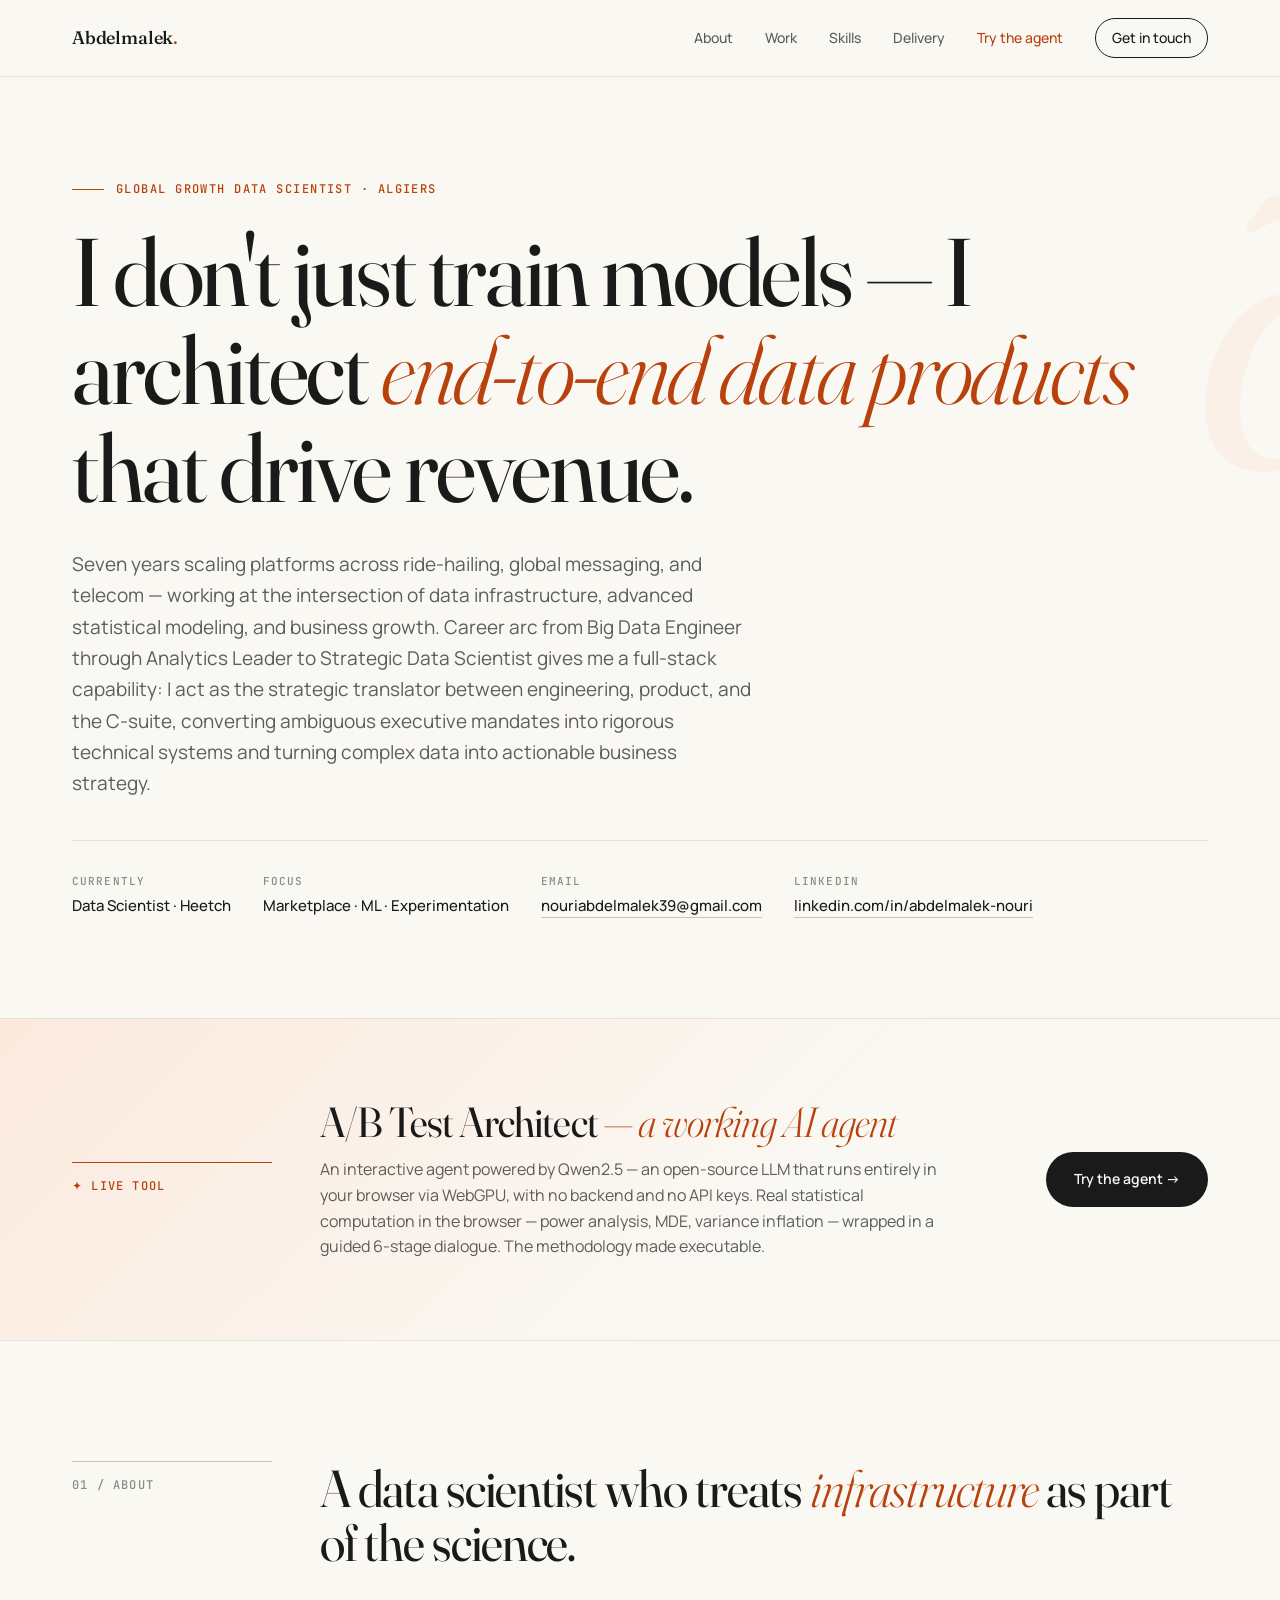
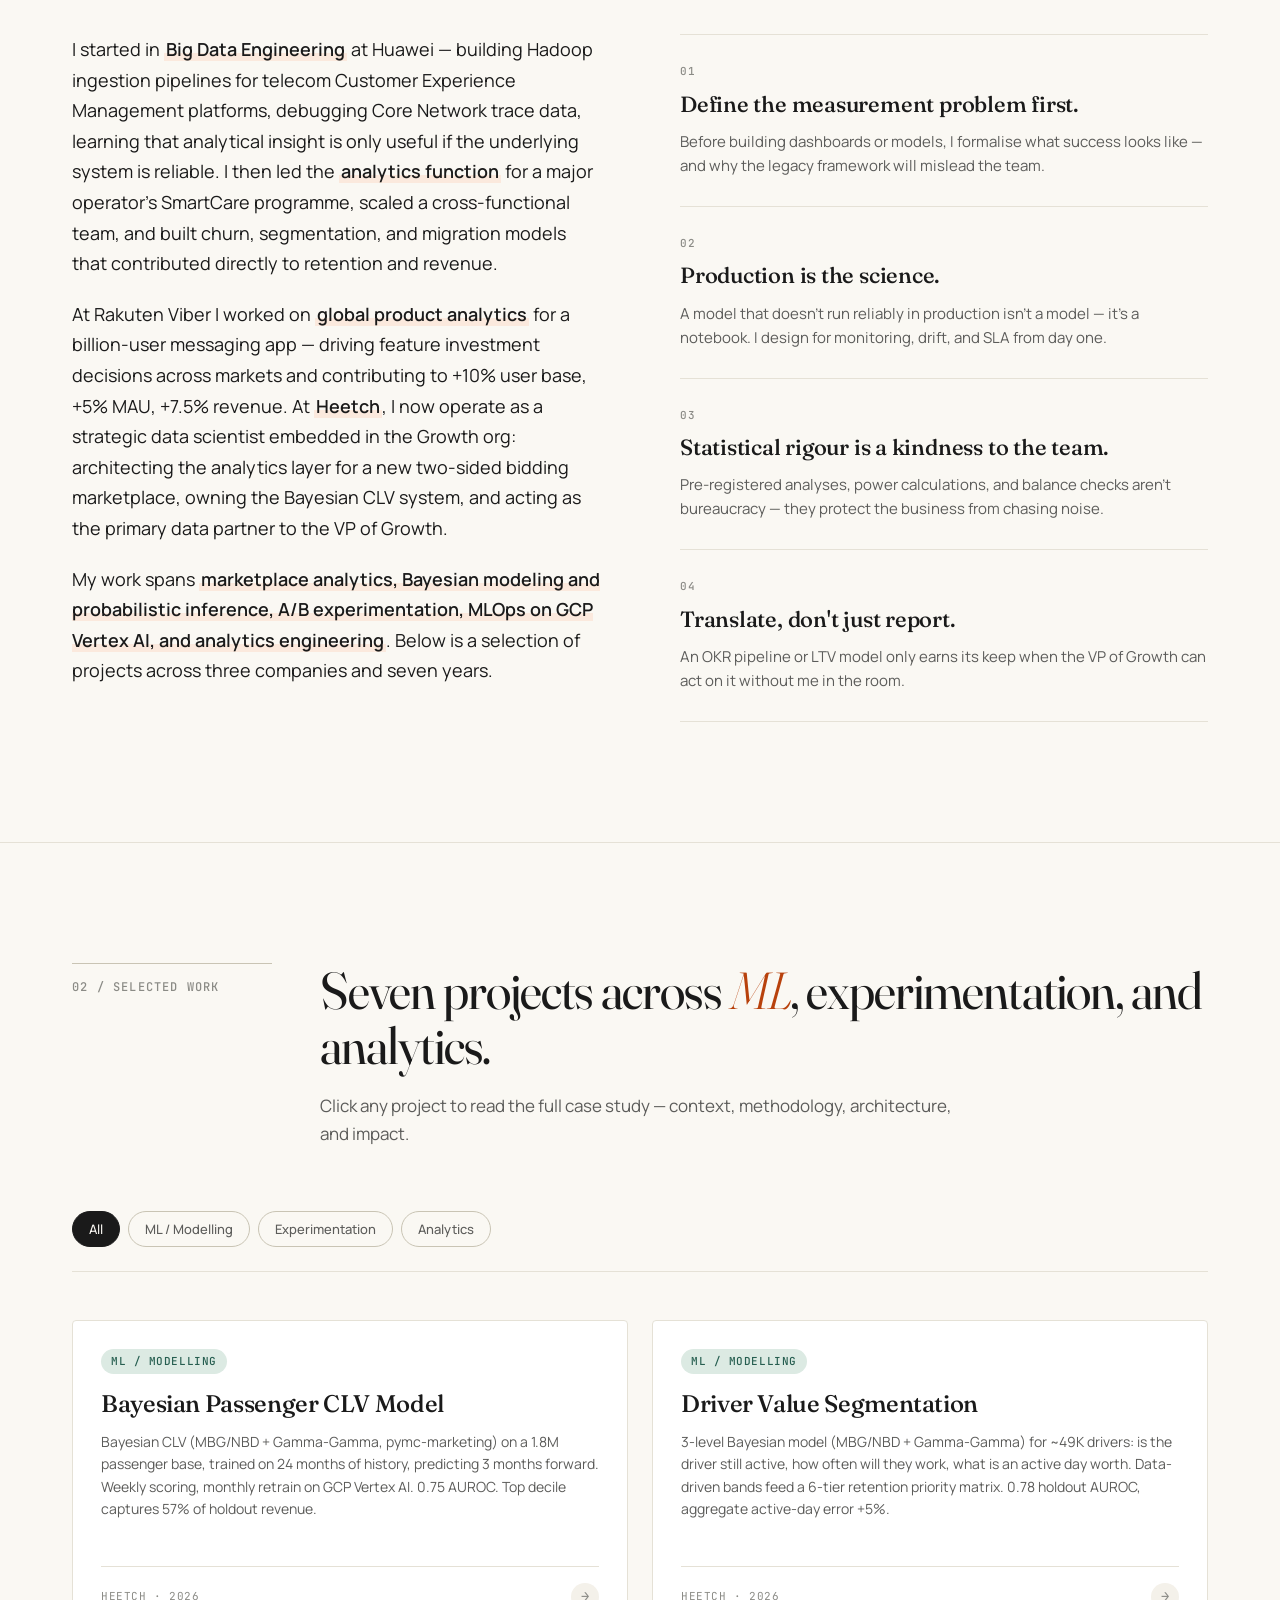
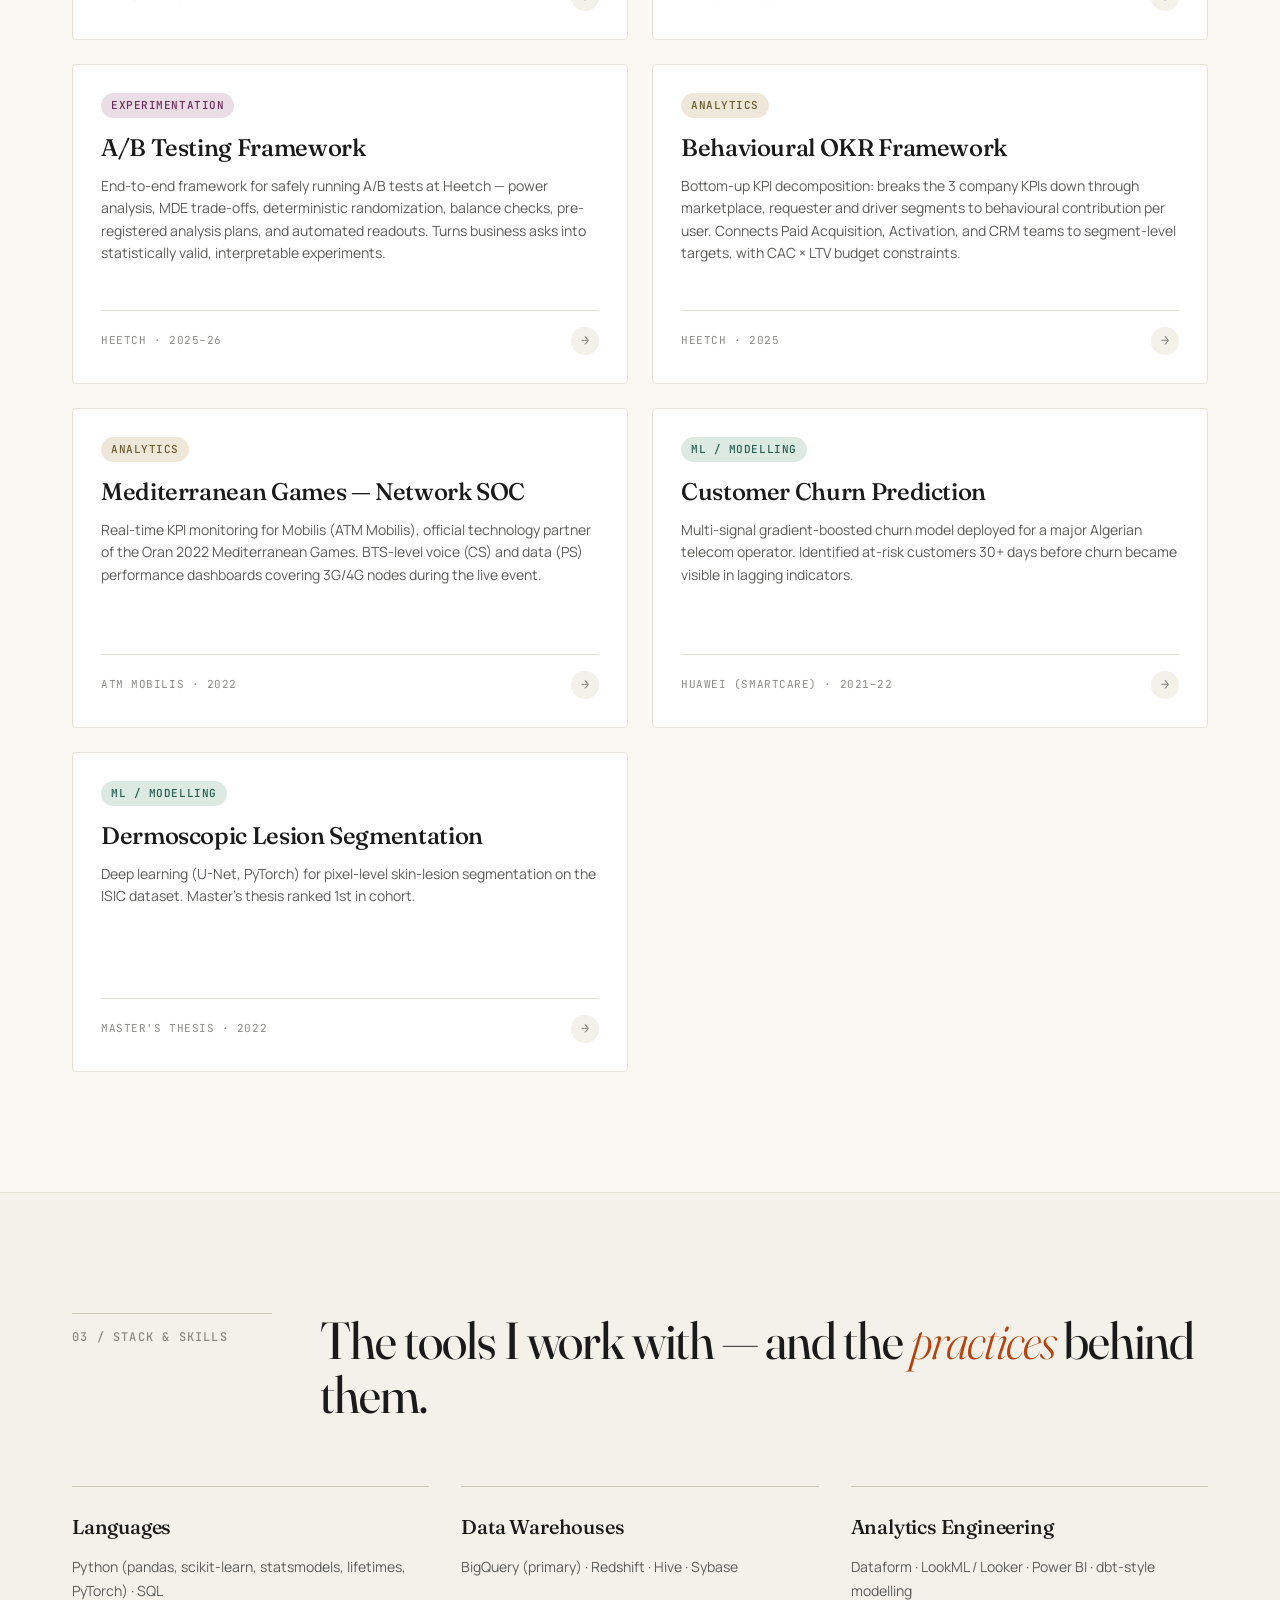
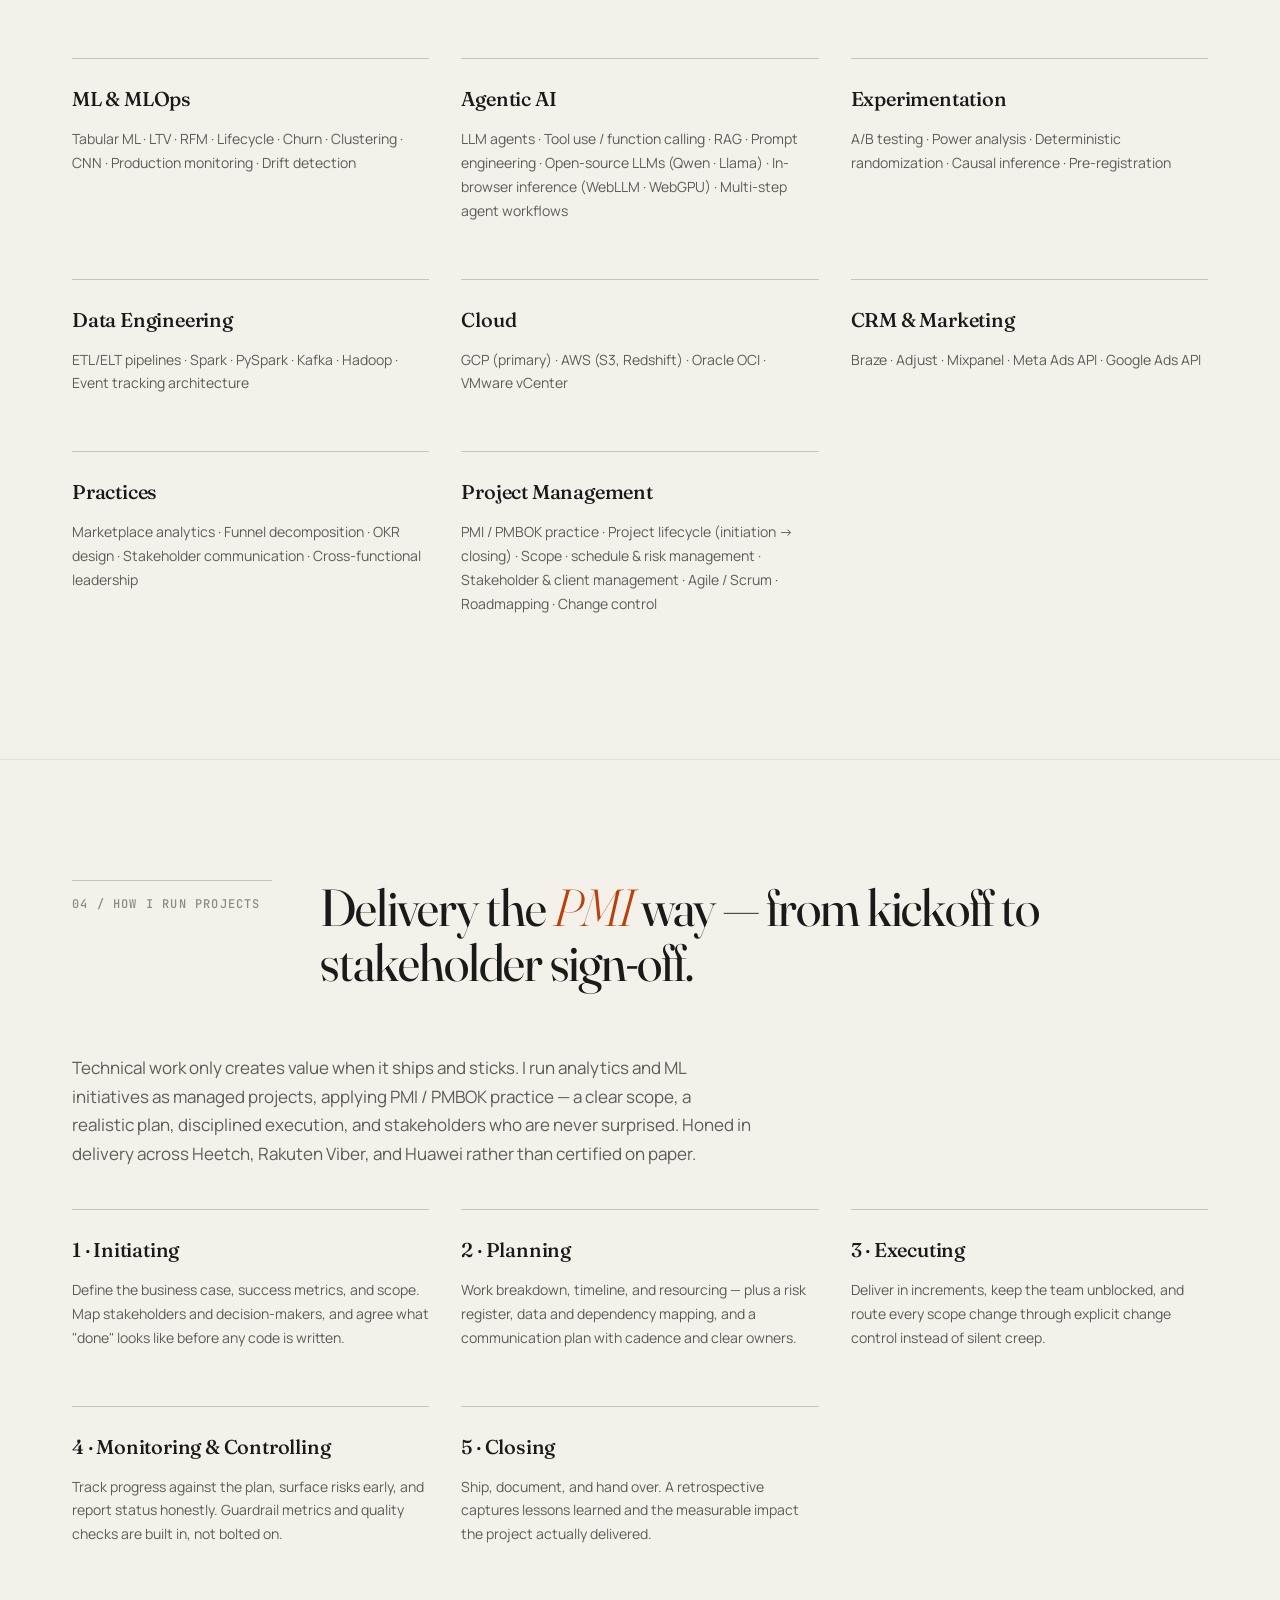
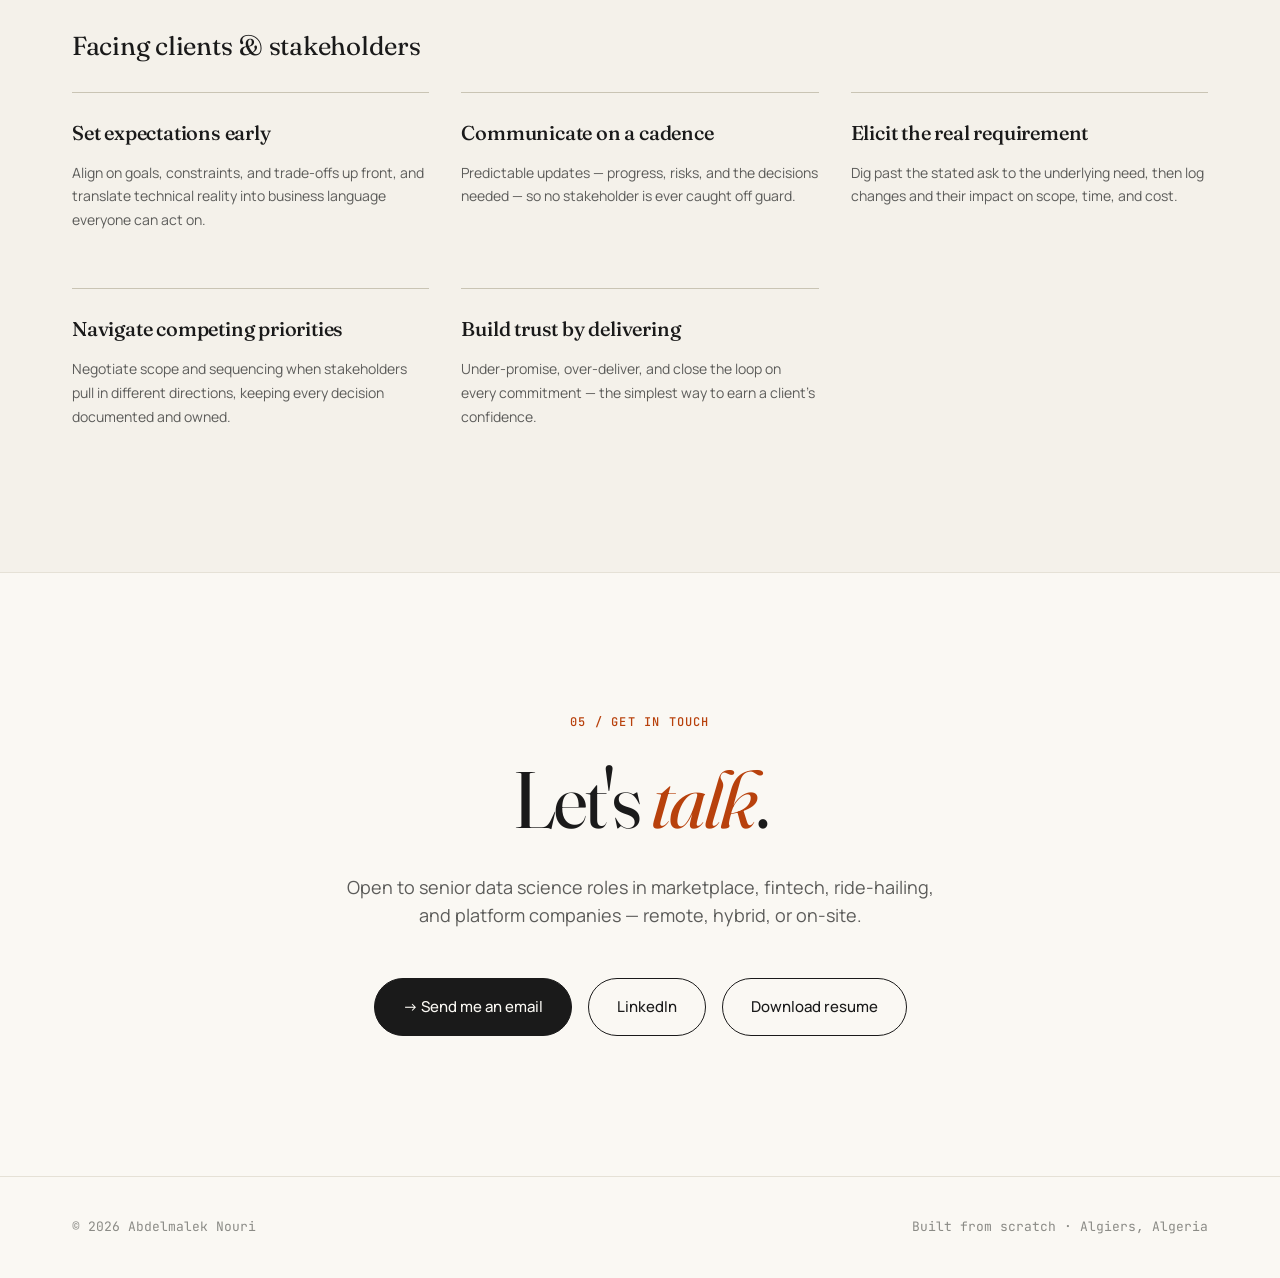
<file: index.html>
<!DOCTYPE html>
<html lang="en">
<head>
<meta charset="UTF-8">
<meta name="viewport" content="width=device-width, initial-scale=1.0">
<title>Abdelmalek Nouri — Senior Data Scientist</title>
<meta name="description" content="Portfolio of Abdelmalek Nouri — Senior Data Scientist specializing in marketplace analytics, experimentation, and ML systems for ride-hailing, messaging, and telecom platforms.">
<link rel="preconnect" href="https://fonts.googleapis.com">
<link rel="preconnect" href="https://fonts.gstatic.com" crossorigin>
<link href="https://fonts.googleapis.com/css2?family=Fraunces:opsz,wght@9..144,300;9..144,400;9..144,500;9..144,600&family=Manrope:wght@300;400;500;600;700&family=JetBrains+Mono:wght@400;500&display=swap" rel="stylesheet">
<link rel="stylesheet" href="styles.css">
</head>
<body>

<!-- Top nav -->
<nav class="topnav">
  <div class="nav-inner">
    <a href="index.html" class="nav-brand">Abdelmalek<span>.</span></a>
    <div class="nav-links">
      <a href="#about">About</a>
      <a href="#work">Work</a>
      <a href="#skills">Skills</a>
      <a href="#delivery">Delivery</a>
      <a href="tools/abtest-agent.html" style="color: var(--accent);">Try the agent</a>
      <a href="#contact" class="nav-cta">Get in touch</a>
    </div>
  </div>
</nav>

<!-- Hero -->
<header class="hero" id="top">
  <div class="hero-decor">∂</div>
  <div class="container">
    <div class="hero-eyebrow">Global Growth Data Scientist · Algiers</div>
    <h1 class="hero-title">
      I don't just train models — I architect <em>end-to-end data products</em> that drive revenue.
    </h1>
    <p class="hero-lede">
      Seven years scaling platforms across ride-hailing, global messaging, and telecom —
      working at the intersection of data infrastructure, advanced statistical modeling,
      and business growth. Career arc from Big Data Engineer through Analytics Leader to
      Strategic Data Scientist gives me a full-stack capability: I act as the strategic
      translator between engineering, product, and the C-suite, converting ambiguous
      executive mandates into rigorous technical systems and turning complex data into
      actionable business strategy.
    </p>
    <div class="hero-meta">
      <div class="hero-meta-item">
        <div class="hero-meta-label">Currently</div>
        <div class="hero-meta-value">Data Scientist · Heetch</div>
      </div>
      <div class="hero-meta-item">
        <div class="hero-meta-label">Focus</div>
        <div class="hero-meta-value">Marketplace · ML · Experimentation</div>
      </div>
      <div class="hero-meta-item">
        <div class="hero-meta-label">Email</div>
        <div class="hero-meta-value"><a href="mailto:nouriabdelmalek39@gmail.com">nouriabdelmalek39@gmail.com</a></div>
      </div>
      <div class="hero-meta-item">
        <div class="hero-meta-label">LinkedIn</div>
        <div class="hero-meta-value"><a href="https://linkedin.com/in/abdelmalek-nouri" target="_blank" rel="noopener">linkedin.com/in/abdelmalek-nouri</a></div>
      </div>
    </div>
  </div>
</header>

<!-- Featured: AI Agent -->
<section style="padding: 80px 0; border-bottom: 1px solid var(--line); background: linear-gradient(135deg, var(--accent-soft) 0%, var(--bg) 60%);">
  <div class="container">
    <div class="featured-agent-grid">
      <div style="font-family: var(--mono); font-size: 12px; font-weight: 500; letter-spacing: 0.1em; text-transform: uppercase; color: var(--accent); padding-top: 14px; border-top: 1px solid var(--accent);">
        ✦ Live tool
      </div>
      <div>
        <h2 style="font-family: var(--display); font-weight: 400; font-size: clamp(28px, 4vw, 42px); line-height: 1.1; letter-spacing: -0.02em; margin-bottom: 12px; font-variation-settings: 'opsz' 144;">
          A/B Test Architect <em style="font-style: italic; color: var(--accent); font-weight: 300;">— a working AI agent</em>
        </h2>
        <p style="font-size: 16px; color: var(--text-2); max-width: 640px; line-height: 1.6;">
          An interactive agent powered by Qwen2.5 — an open-source LLM that runs entirely in your browser via WebGPU, with no backend and no API keys. Real statistical computation in the browser — power analysis, MDE, variance inflation — wrapped in a guided 6-stage dialogue. The methodology made executable.
        </p>
      </div>
      <a href="tools/abtest-agent.html" class="featured-agent-cta">
        Try the agent →
      </a>
    </div>
  </div>
</section>

<style>
  .featured-agent-grid {
    display: grid;
    grid-template-columns: 200px 1fr auto;
    gap: 48px;
    align-items: center;
  }
  .featured-agent-cta {
    padding: 16px 28px;
    background: var(--text-1);
    color: var(--bg);
    border-radius: 100px;
    text-decoration: none;
    font-weight: 600;
    font-size: 14px;
    white-space: nowrap;
    transition: all 0.2s;
    display: inline-flex;
    align-items: center;
    gap: 8px;
  }
  .featured-agent-cta:hover {
    background: var(--accent);
    transform: translateY(-1px);
  }
  @media (max-width: 800px) {
    .featured-agent-grid {
      grid-template-columns: 1fr;
      gap: 20px;
    }
    .featured-agent-cta {
      justify-self: start;
    }
  }
</style>

<!-- About -->
<section class="about" id="about">
  <div class="container">
    <div class="section-head">
      <div class="section-num">01 / About</div>
      <div>
        <h2 class="section-title">A data scientist who treats <em>infrastructure</em> as part of the science.</h2>
      </div>
    </div>

    <div class="about-grid">
      <div class="about-text">
        <p>
          I started in <strong>Big Data Engineering</strong> at Huawei — building Hadoop
          ingestion pipelines for telecom Customer Experience Management platforms, debugging
          Core Network trace data, learning that analytical insight is only useful if the
          underlying system is reliable. I then led the <strong>analytics function</strong>
          for a major operator's SmartCare programme, scaled a cross-functional team, and
          built churn, segmentation, and migration models that contributed directly to
          retention and revenue.
        </p>
        <p>
          At Rakuten Viber I worked on <strong>global product analytics</strong> for a
          billion-user messaging app — driving feature investment decisions across markets
          and contributing to +10% user base, +5% MAU, +7.5% revenue. At
          <strong>Heetch</strong>, I now operate as a strategic data scientist embedded in
          the Growth org: architecting the analytics layer for a new two-sided bidding
          marketplace, owning the Bayesian CLV system, and acting as the primary data
          partner to the VP of Growth.
        </p>
        <p>
          My work spans <strong>marketplace analytics, Bayesian modeling and probabilistic
          inference, A/B experimentation, MLOps on GCP Vertex AI, and analytics
          engineering</strong>. Below is a selection of projects across three companies and
          seven years.
        </p>
      </div>

      <div class="principles-list">
        <div class="principle">
          <div class="principle-num">01</div>
          <div class="principle-title">Define the measurement problem first.</div>
          <div class="principle-desc">Before building dashboards or models, I formalise what success looks like — and why the legacy framework will mislead the team.</div>
        </div>
        <div class="principle">
          <div class="principle-num">02</div>
          <div class="principle-title">Production is the science.</div>
          <div class="principle-desc">A model that doesn't run reliably in production isn't a model — it's a notebook. I design for monitoring, drift, and SLA from day one.</div>
        </div>
        <div class="principle">
          <div class="principle-num">03</div>
          <div class="principle-title">Statistical rigour is a kindness to the team.</div>
          <div class="principle-desc">Pre-registered analyses, power calculations, and balance checks aren't bureaucracy — they protect the business from chasing noise.</div>
        </div>
        <div class="principle">
          <div class="principle-num">04</div>
          <div class="principle-title">Translate, don't just report.</div>
          <div class="principle-desc">An OKR pipeline or LTV model only earns its keep when the VP of Growth can act on it without me in the room.</div>
        </div>
      </div>
    </div>
  </div>
</section>

<!-- Work -->
<section class="work" id="work">
  <div class="container">
    <div class="section-head">
      <div class="section-num">02 / Selected Work</div>
      <div>
        <h2 class="section-title">Seven projects across <em>ML</em>, experimentation, and analytics.</h2>
        <p class="section-sub">Click any project to read the full case study — context, methodology, architecture, and impact.</p>
      </div>
    </div>

    <!-- Filter -->
    <div class="filter-row" role="tablist">
      <button class="filter-chip active" data-filter="all">All</button>
      <button class="filter-chip" data-filter="ml">ML / Modelling</button>
      <button class="filter-chip" data-filter="experimentation">Experimentation</button>
      <button class="filter-chip" data-filter="analytics">Analytics</button>
    </div>

    <!-- Project Grid -->
    <div class="projects" id="projects">

      <a href="projects/ltv.html" class="project-card" data-tag="ml">
        <span class="project-tag tag-ml">ML / Modelling</span>
        <div class="project-title">Bayesian Passenger CLV Model</div>
        <div class="project-desc">
          Bayesian CLV (MBG/NBD + Gamma-Gamma, pymc-marketing) on a 1.8M passenger base, trained on 24 months of history, predicting 3 months forward. Weekly scoring, monthly retrain on GCP Vertex AI. 0.75 AUROC. Top decile captures 57% of holdout revenue.
        </div>
        <div class="project-meta">
          <span>Heetch · 2026</span>
          <span class="project-arrow">→</span>
        </div>
      </a>

      <a href="projects/driver-value.html" class="project-card" data-tag="ml">
        <span class="project-tag tag-ml">ML / Modelling</span>
        <div class="project-title">Driver Value Segmentation</div>
        <div class="project-desc">
          3-level Bayesian model (MBG/NBD + Gamma-Gamma) for ~49K drivers: is the driver still active, how often will they work, what is an active day worth. Data-driven bands feed a 6-tier retention priority matrix. 0.78 holdout AUROC, aggregate active-day error +5%.
        </div>
        <div class="project-meta">
          <span>Heetch · 2026</span>
          <span class="project-arrow">→</span>
        </div>
      </a>

      <a href="projects/reactivation.html" class="project-card" data-tag="experimentation">
        <span class="project-tag tag-experimentation">Experimentation</span>
        <div class="project-title">A/B Testing Framework</div>
        <div class="project-desc">
          End-to-end framework for safely running A/B tests at Heetch — power analysis, MDE trade-offs, deterministic randomization, balance checks, pre-registered analysis plans, and automated readouts. Turns business asks into statistically valid, interpretable experiments.
        </div>
        <div class="project-meta">
          <span>Heetch · 2025–26</span>
          <span class="project-arrow">→</span>
        </div>
      </a>

      <a href="projects/okr.html" class="project-card" data-tag="analytics">
        <span class="project-tag tag-analytics">Analytics</span>
        <div class="project-title">Behavioural OKR Framework</div>
        <div class="project-desc">
          Bottom-up KPI decomposition: breaks the 3 company KPIs down through marketplace, requester and driver segments to behavioural contribution per user. Connects Paid Acquisition, Activation, and CRM teams to segment-level targets, with CAC × LTV budget constraints.
        </div>
        <div class="project-meta">
          <span>Heetch · 2025</span>
          <span class="project-arrow">→</span>
        </div>
      </a>

      <a href="projects/medgames.html" class="project-card" data-tag="analytics">
        <span class="project-tag tag-analytics">Analytics</span>
        <div class="project-title">Mediterranean Games — Network SOC</div>
        <div class="project-desc">
          Real-time KPI monitoring for Mobilis (ATM Mobilis), official technology partner of the Oran 2022 Mediterranean Games. BTS-level voice (CS) and data (PS) performance dashboards covering 3G/4G nodes during the live event.
        </div>
        <div class="project-meta">
          <span>ATM Mobilis · 2022</span>
          <span class="project-arrow">→</span>
        </div>
      </a>

      <a href="projects/churn.html" class="project-card" data-tag="ml">
        <span class="project-tag tag-ml">ML / Modelling</span>
        <div class="project-title">Customer Churn Prediction</div>
        <div class="project-desc">
          Multi-signal gradient-boosted churn model deployed for a major Algerian telecom operator. Identified at-risk customers 30+ days before churn became visible in lagging indicators.
        </div>
        <div class="project-meta">
          <span>Huawei (SmartCare) · 2021–22</span>
          <span class="project-arrow">→</span>
        </div>
      </a>

      <a href="projects/derm.html" class="project-card" data-tag="ml">
        <span class="project-tag tag-ml">ML / Modelling</span>
        <div class="project-title">Dermoscopic Lesion Segmentation</div>
        <div class="project-desc">
          Deep learning (U-Net, PyTorch) for pixel-level skin-lesion segmentation on the ISIC dataset. Master's thesis ranked 1st in cohort.
        </div>
        <div class="project-meta">
          <span>Master's Thesis · 2022</span>
          <span class="project-arrow">→</span>
        </div>
      </a>

    </div>
  </div>
</section>

<!-- Skills -->
<section class="skills" id="skills">
  <div class="container">
    <div class="section-head">
      <div class="section-num">03 / Stack & Skills</div>
      <div>
        <h2 class="section-title">The tools I work with — and the <em>practices</em> behind them.</h2>
      </div>
    </div>

    <div class="skills-grid">
      <div class="skill-cat">
        <div class="skill-cat-title">Languages</div>
        <div class="skill-cat-list">Python (pandas, scikit-learn, statsmodels, lifetimes, PyTorch) · SQL</div>
      </div>
      <div class="skill-cat">
        <div class="skill-cat-title">Data Warehouses</div>
        <div class="skill-cat-list">BigQuery (primary) · Redshift · Hive · Sybase</div>
      </div>
      <div class="skill-cat">
        <div class="skill-cat-title">Analytics Engineering</div>
        <div class="skill-cat-list">Dataform · LookML / Looker · Power BI · dbt-style modelling</div>
      </div>
      <div class="skill-cat">
        <div class="skill-cat-title">ML & MLOps</div>
        <div class="skill-cat-list">Tabular ML · LTV · RFM · Lifecycle · Churn · Clustering · CNN · Production monitoring · Drift detection</div>
      </div>
      <div class="skill-cat">
        <div class="skill-cat-title">Agentic AI</div>
        <div class="skill-cat-list">LLM agents · Tool use / function calling · RAG · Prompt engineering · Open-source LLMs (Qwen · Llama) · In-browser inference (WebLLM · WebGPU) · Multi-step agent workflows</div>
      </div>
      <div class="skill-cat">
        <div class="skill-cat-title">Experimentation</div>
        <div class="skill-cat-list">A/B testing · Power analysis · Deterministic randomization · Causal inference · Pre-registration</div>
      </div>
      <div class="skill-cat">
        <div class="skill-cat-title">Data Engineering</div>
        <div class="skill-cat-list">ETL/ELT pipelines · Spark · PySpark · Kafka · Hadoop · Event tracking architecture</div>
      </div>
      <div class="skill-cat">
        <div class="skill-cat-title">Cloud</div>
        <div class="skill-cat-list">GCP (primary) · AWS (S3, Redshift) · Oracle OCI · VMware vCenter</div>
      </div>
      <div class="skill-cat">
        <div class="skill-cat-title">CRM & Marketing</div>
        <div class="skill-cat-list">Braze · Adjust · Mixpanel · Meta Ads API · Google Ads API</div>
      </div>
      <div class="skill-cat">
        <div class="skill-cat-title">Practices</div>
        <div class="skill-cat-list">Marketplace analytics · Funnel decomposition · OKR design · Stakeholder communication · Cross-functional leadership</div>
      </div>
      <div class="skill-cat">
        <div class="skill-cat-title">Project Management</div>
        <div class="skill-cat-list">PMI / PMBOK practice · Project lifecycle (initiation → closing) · Scope · schedule &amp; risk management · Stakeholder &amp; client management · Agile / Scrum · Roadmapping · Change control</div>
      </div>
    </div>
  </div>
</section>

<!-- How I Run Projects -->
<section class="skills" id="delivery">
  <div class="container">
    <div class="section-head">
      <div class="section-num">04 / How I Run Projects</div>
      <div>
        <h2 class="section-title">Delivery the <em>PMI</em> way — from kickoff to stakeholder sign-off.</h2>
      </div>
    </div>

    <p style="font-size: 17px; color: var(--text-2); max-width: 680px; line-height: 1.7; margin-bottom: 40px;">
      Technical work only creates value when it ships and sticks. I run analytics and ML initiatives as managed projects, applying PMI / PMBOK practice — a clear scope, a realistic plan, disciplined execution, and stakeholders who are never surprised. Honed in delivery across Heetch, Rakuten Viber, and Huawei rather than certified on paper.
    </p>

    <div class="skills-grid">
      <div class="skill-cat">
        <div class="skill-cat-title">1 · Initiating</div>
        <div class="skill-cat-list">Define the business case, success metrics, and scope. Map stakeholders and decision-makers, and agree what "done" looks like before any code is written.</div>
      </div>
      <div class="skill-cat">
        <div class="skill-cat-title">2 · Planning</div>
        <div class="skill-cat-list">Work breakdown, timeline, and resourcing — plus a risk register, data and dependency mapping, and a communication plan with cadence and clear owners.</div>
      </div>
      <div class="skill-cat">
        <div class="skill-cat-title">3 · Executing</div>
        <div class="skill-cat-list">Deliver in increments, keep the team unblocked, and route every scope change through explicit change control instead of silent creep.</div>
      </div>
      <div class="skill-cat">
        <div class="skill-cat-title">4 · Monitoring &amp; Controlling</div>
        <div class="skill-cat-list">Track progress against the plan, surface risks early, and report status honestly. Guardrail metrics and quality checks are built in, not bolted on.</div>
      </div>
      <div class="skill-cat">
        <div class="skill-cat-title">5 · Closing</div>
        <div class="skill-cat-list">Ship, document, and hand over. A retrospective captures lessons learned and the measurable impact the project actually delivered.</div>
      </div>
    </div>

    <h3 style="font-family: var(--display); font-weight: 400; font-size: clamp(20px, 2.5vw, 26px); letter-spacing: -0.01em; margin: 56px 0 24px;">Facing clients &amp; stakeholders</h3>

    <div class="skills-grid">
      <div class="skill-cat">
        <div class="skill-cat-title">Set expectations early</div>
        <div class="skill-cat-list">Align on goals, constraints, and trade-offs up front, and translate technical reality into business language everyone can act on.</div>
      </div>
      <div class="skill-cat">
        <div class="skill-cat-title">Communicate on a cadence</div>
        <div class="skill-cat-list">Predictable updates — progress, risks, and the decisions needed — so no stakeholder is ever caught off guard.</div>
      </div>
      <div class="skill-cat">
        <div class="skill-cat-title">Elicit the real requirement</div>
        <div class="skill-cat-list">Dig past the stated ask to the underlying need, then log changes and their impact on scope, time, and cost.</div>
      </div>
      <div class="skill-cat">
        <div class="skill-cat-title">Navigate competing priorities</div>
        <div class="skill-cat-list">Negotiate scope and sequencing when stakeholders pull in different directions, keeping every decision documented and owned.</div>
      </div>
      <div class="skill-cat">
        <div class="skill-cat-title">Build trust by delivering</div>
        <div class="skill-cat-list">Under-promise, over-deliver, and close the loop on every commitment — the simplest way to earn a client's confidence.</div>
      </div>
    </div>
  </div>
</section>

<!-- Contact -->
<section class="contact" id="contact">
  <div class="container-narrow">
    <div class="contact-eyebrow">05 / Get in touch</div>
    <h2 class="contact-title">Let's <em>talk</em>.</h2>
    <p style="font-size: 18px; color: var(--text-2); max-width: 600px; margin: 0 auto 48px;">
      Open to senior data science roles in marketplace, fintech, ride-hailing, and platform companies — remote, hybrid, or on-site.
    </p>
    <div class="contact-links">
      <a class="contact-link primary" href="mailto:nouriabdelmalek39@gmail.com">→ Send me an email</a>
      <a class="contact-link" href="https://linkedin.com/in/abdelmalek-nouri" target="_blank" rel="noopener">LinkedIn</a>
      <a class="contact-link" href="resume.pdf" target="_blank">Download resume</a>
    </div>
  </div>
</section>

<footer>
  <div class="container">
    <div class="footer-inner">
      <div>© 2026 Abdelmalek Nouri</div>
      <div>Built from scratch · Algiers, Algeria</div>
    </div>
  </div>
</footer>

<script>
  // Filter
  document.querySelectorAll('.filter-chip').forEach(chip => {
    chip.addEventListener('click', () => {
      document.querySelectorAll('.filter-chip').forEach(c => c.classList.remove('active'));
      chip.classList.add('active');
      const f = chip.dataset.filter;
      document.querySelectorAll('.project-card').forEach(card => {
        card.classList.toggle('hidden', f !== 'all' && card.dataset.tag !== f);
      });
    });
  });
</script>

</body>
</html>
</file>
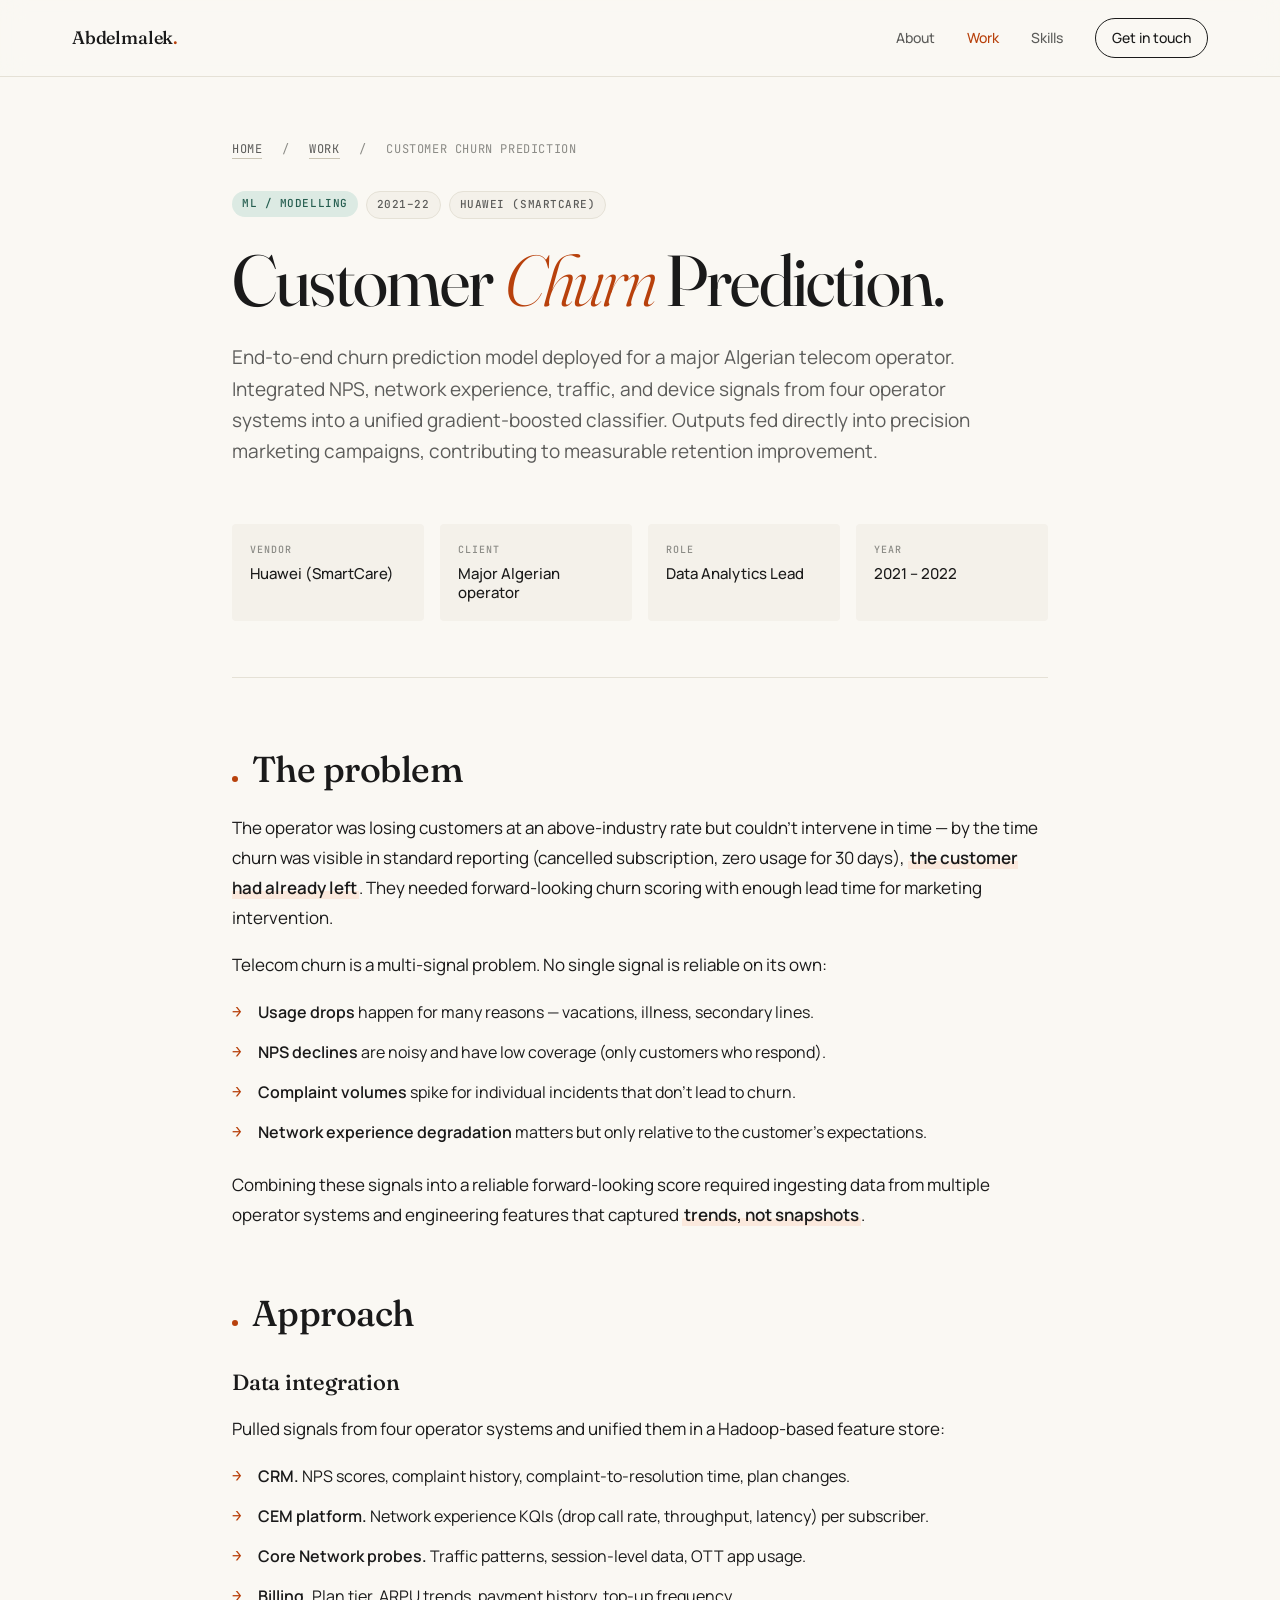
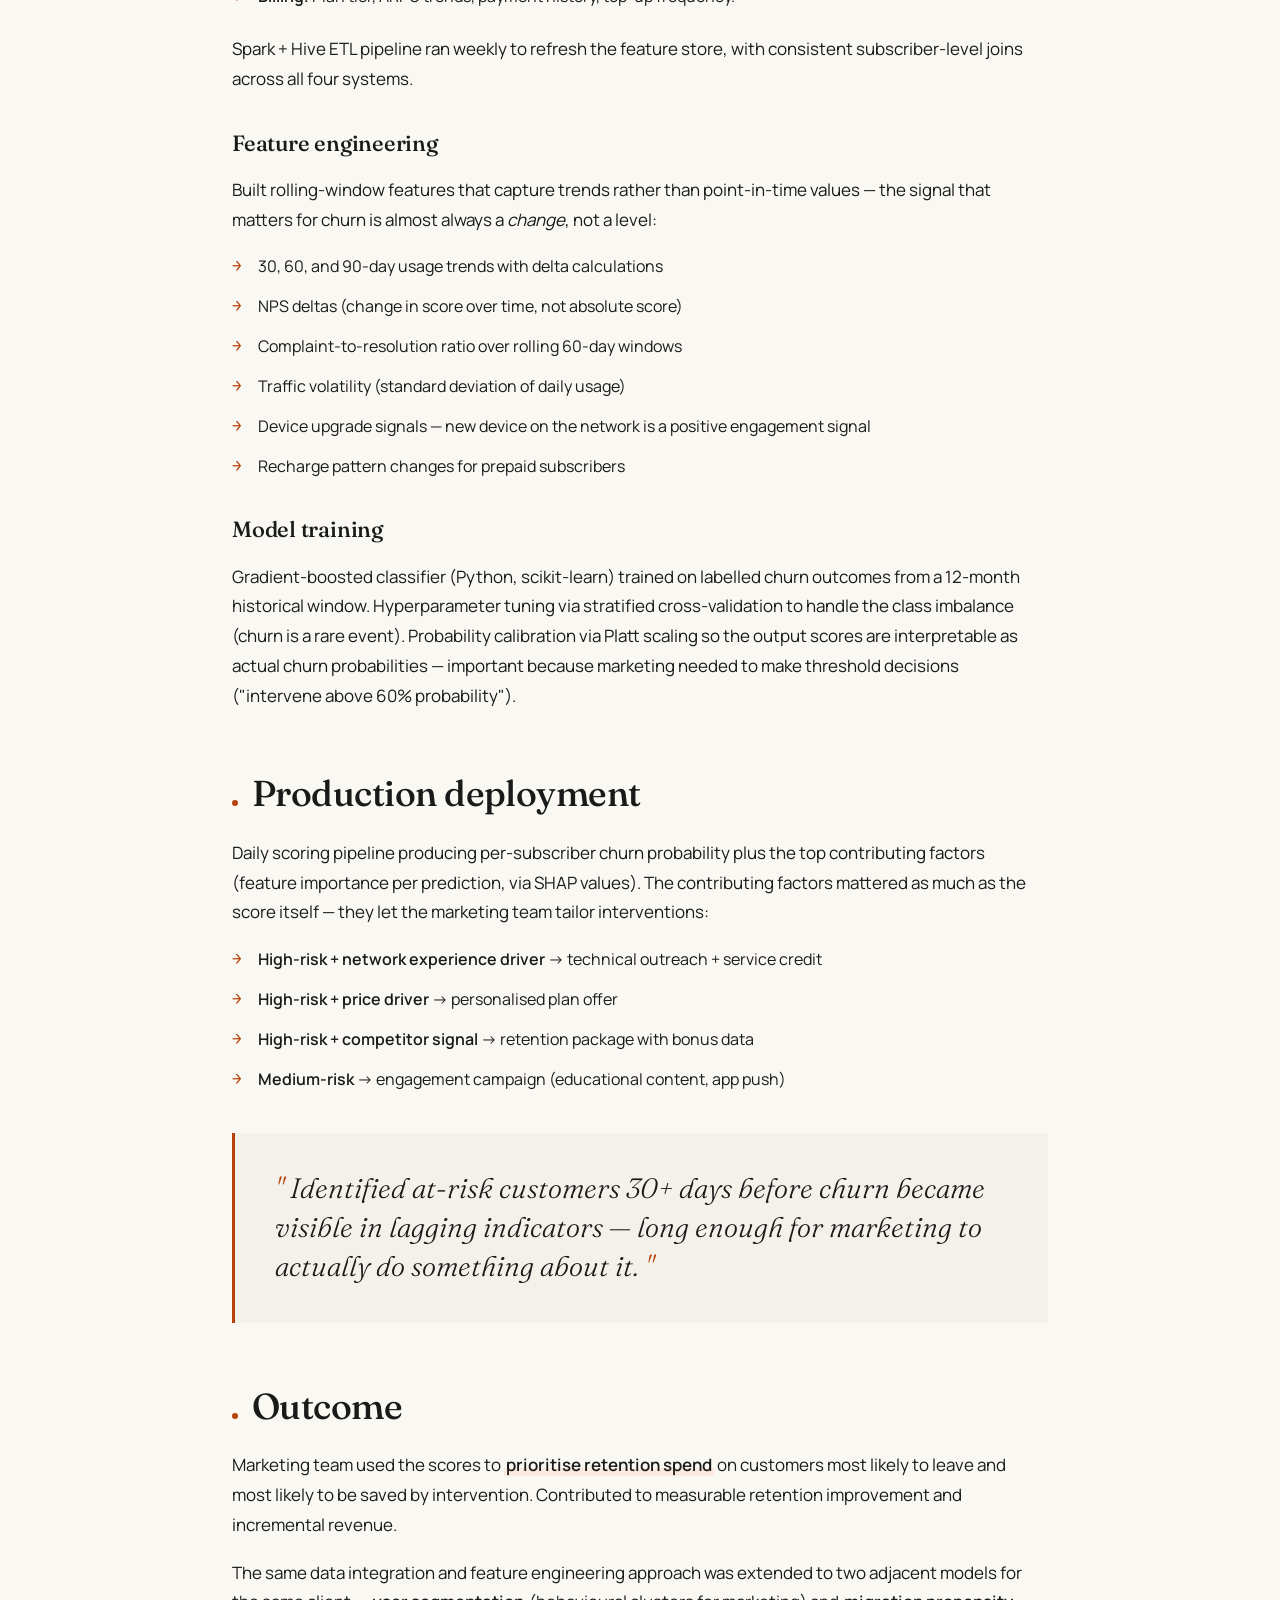
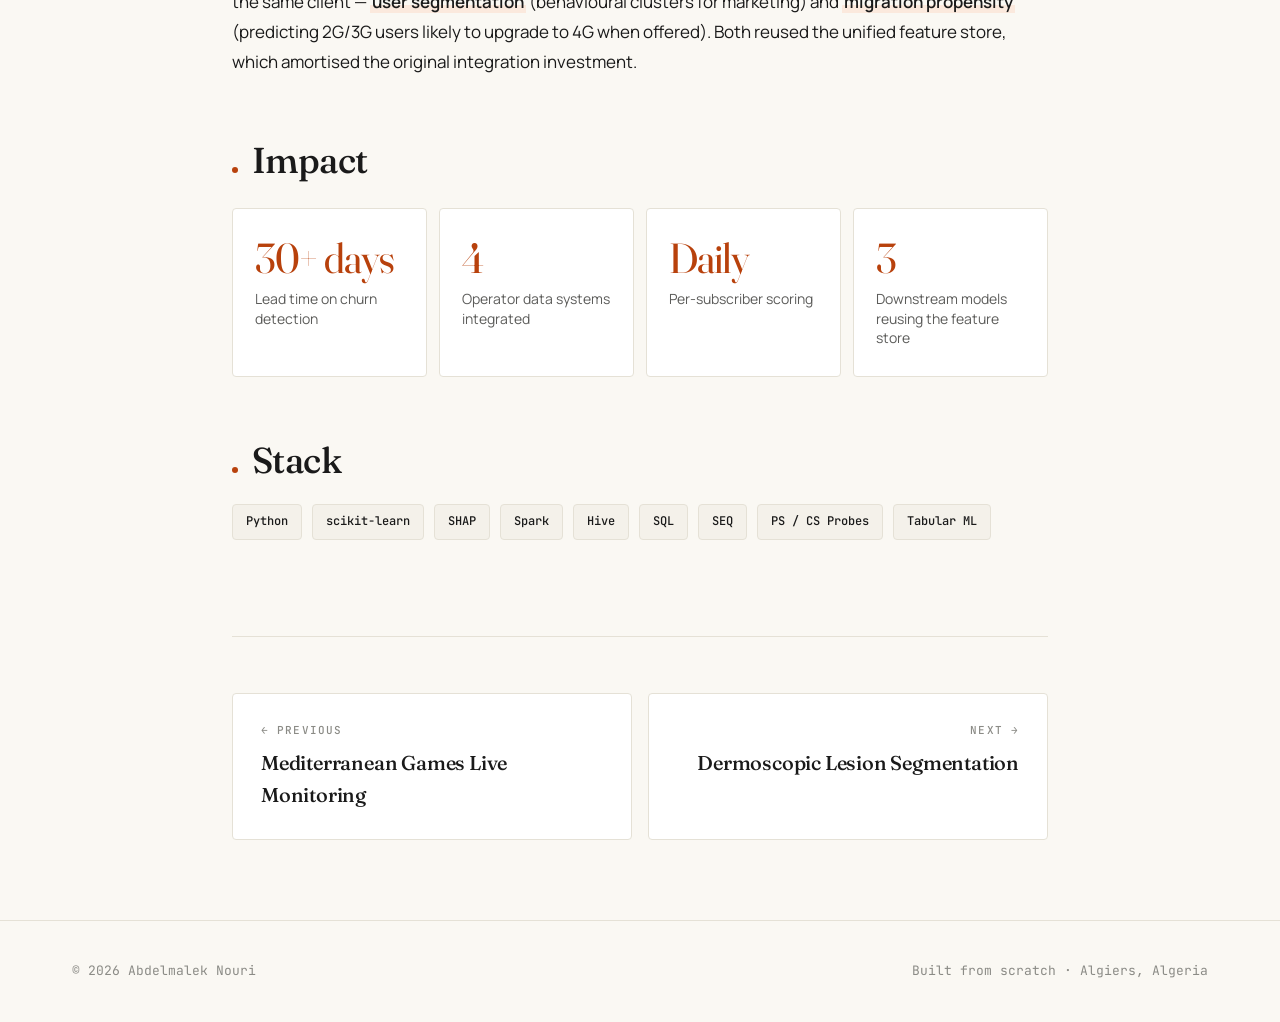
<file: projects/churn.html>
<!DOCTYPE html>
<html lang="en">
<head>
<meta charset="UTF-8">
<meta name="viewport" content="width=device-width, initial-scale=1.0">
<title>Customer Churn Prediction — Abdelmalek Nouri</title>
<meta name="description" content="Multi-signal gradient-boosted churn prediction model for a major Algerian telecom operator. Identified at-risk customers 30+ days before churn became visible in lagging indicators.">
<link rel="preconnect" href="https://fonts.googleapis.com">
<link rel="preconnect" href="https://fonts.gstatic.com" crossorigin>
<link href="https://fonts.googleapis.com/css2?family=Fraunces:opsz,wght@9..144,300;9..144,400;9..144,500;9..144,600&family=Manrope:wght@300;400;500;600;700&family=JetBrains+Mono:wght@400;500&display=swap" rel="stylesheet">
<link rel="stylesheet" href="../styles.css">
</head>
<body>

<nav class="topnav">
  <div class="nav-inner">
    <a href="../index.html" class="nav-brand">Abdelmalek<span>.</span></a>
    <div class="nav-links">
      <a href="../index.html#about">About</a>
      <a href="../index.html#work" class="active">Work</a>
      <a href="../index.html#skills">Skills</a>
      <a href="../index.html#contact" class="nav-cta">Get in touch</a>
    </div>
  </div>
</nav>

<main class="project-page">
  <div class="container-narrow">

    <div class="breadcrumb">
      <a href="../index.html">Home</a>
      <span class="breadcrumb-sep">/</span>
      <a href="../index.html#work">Work</a>
      <span class="breadcrumb-sep">/</span>
      <span>Customer Churn Prediction</span>
    </div>

    <div class="project-header">
      <div class="project-tag-row">
        <span class="project-tag tag-ml">ML / Modelling</span>
        <span class="project-tag project-tag-secondary">2021–22</span>
        <span class="project-tag project-tag-secondary">Huawei (SmartCare)</span>
      </div>
      <h1 class="project-h1">Customer <em>Churn</em> Prediction.</h1>
      <p class="project-context">
        End-to-end churn prediction model deployed for a major Algerian telecom operator.
        Integrated NPS, network experience, traffic, and device signals from four operator
        systems into a unified gradient-boosted classifier. Outputs fed directly into precision
        marketing campaigns, contributing to measurable retention improvement.
      </p>

      <div class="meta-grid">
        <div class="meta-cell">
          <div class="meta-cell-label">Vendor</div>
          <div class="meta-cell-value">Huawei (SmartCare)</div>
        </div>
        <div class="meta-cell">
          <div class="meta-cell-label">Client</div>
          <div class="meta-cell-value">Major Algerian operator</div>
        </div>
        <div class="meta-cell">
          <div class="meta-cell-label">Role</div>
          <div class="meta-cell-value">Data Analytics Lead</div>
        </div>
        <div class="meta-cell">
          <div class="meta-cell-label">Year</div>
          <div class="meta-cell-value">2021 – 2022</div>
        </div>
      </div>
    </div>

    <!-- Problem -->
    <section class="proj-section">
      <h2>The problem</h2>
      <p>
        The operator was losing customers at an above-industry rate but couldn't intervene in
        time — by the time churn was visible in standard reporting (cancelled subscription,
        zero usage for 30 days), <strong>the customer had already left</strong>. They needed
        forward-looking churn scoring with enough lead time for marketing intervention.
      </p>
      <p>
        Telecom churn is a multi-signal problem. No single signal is reliable on its own:
      </p>
      <ul>
        <li><strong>Usage drops</strong> happen for many reasons — vacations, illness, secondary lines.</li>
        <li><strong>NPS declines</strong> are noisy and have low coverage (only customers who respond).</li>
        <li><strong>Complaint volumes</strong> spike for individual incidents that don't lead to churn.</li>
        <li><strong>Network experience degradation</strong> matters but only relative to the customer's expectations.</li>
      </ul>
      <p>
        Combining these signals into a reliable forward-looking score required ingesting data
        from multiple operator systems and engineering features that captured
        <strong>trends, not snapshots</strong>.
      </p>
    </section>

    <!-- Approach -->
    <section class="proj-section">
      <h2>Approach</h2>

      <h3>Data integration</h3>
      <p>Pulled signals from four operator systems and unified them in a Hadoop-based feature store:</p>
      <ul>
        <li><strong>CRM.</strong> NPS scores, complaint history, complaint-to-resolution time, plan changes.</li>
        <li><strong>CEM platform.</strong> Network experience KQIs (drop call rate, throughput, latency) per subscriber.</li>
        <li><strong>Core Network probes.</strong> Traffic patterns, session-level data, OTT app usage.</li>
        <li><strong>Billing.</strong> Plan tier, ARPU trends, payment history, top-up frequency.</li>
      </ul>
      <p>
        Spark + Hive ETL pipeline ran weekly to refresh the feature store, with consistent
        subscriber-level joins across all four systems.
      </p>

      <h3>Feature engineering</h3>
      <p>
        Built rolling-window features that capture trends rather than point-in-time values —
        the signal that matters for churn is almost always a <em>change</em>, not a level:
      </p>
      <ul>
        <li>30, 60, and 90-day usage trends with delta calculations</li>
        <li>NPS deltas (change in score over time, not absolute score)</li>
        <li>Complaint-to-resolution ratio over rolling 60-day windows</li>
        <li>Traffic volatility (standard deviation of daily usage)</li>
        <li>Device upgrade signals — new device on the network is a positive engagement signal</li>
        <li>Recharge pattern changes for prepaid subscribers</li>
      </ul>

      <h3>Model training</h3>
      <p>
        Gradient-boosted classifier (Python, scikit-learn) trained on labelled churn outcomes
        from a 12-month historical window. Hyperparameter tuning via stratified
        cross-validation to handle the class imbalance (churn is a rare event). Probability
        calibration via Platt scaling so the output scores are interpretable as actual
        churn probabilities — important because marketing needed to make threshold decisions
        ("intervene above 60% probability").
      </p>
    </section>

    <!-- Production -->
    <section class="proj-section">
      <h2>Production deployment</h2>
      <p>
        Daily scoring pipeline producing per-subscriber churn probability plus the top
        contributing factors (feature importance per prediction, via SHAP values). The
        contributing factors mattered as much as the score itself — they let the marketing
        team tailor interventions:
      </p>
      <ul>
        <li><strong>High-risk + network experience driver</strong> → technical outreach + service credit</li>
        <li><strong>High-risk + price driver</strong> → personalised plan offer</li>
        <li><strong>High-risk + competitor signal</strong> → retention package with bonus data</li>
        <li><strong>Medium-risk</strong> → engagement campaign (educational content, app push)</li>
      </ul>

      <div class="pull-quote">
        Identified at-risk customers 30+ days before churn became visible in lagging indicators — long enough for marketing to actually do something about it.
      </div>
    </section>

    <!-- Outcome -->
    <section class="proj-section">
      <h2>Outcome</h2>
      <p>
        Marketing team used the scores to <strong>prioritise retention spend</strong> on
        customers most likely to leave and most likely to be saved by intervention.
        Contributed to measurable retention improvement and incremental revenue.
      </p>
      <p>
        The same data integration and feature engineering approach was extended to two adjacent
        models for the same client — <strong>user segmentation</strong> (behavioural clusters
        for marketing) and <strong>migration propensity</strong> (predicting 2G/3G users
        likely to upgrade to 4G when offered). Both reused the unified feature store, which
        amortised the original integration investment.
      </p>
    </section>

    <!-- Impact -->
    <section class="proj-section">
      <h2>Impact</h2>
      <div class="metric-grid">
        <div class="metric-tile">
          <div class="metric-tile-value">30+ days</div>
          <div class="metric-tile-label">Lead time on churn detection</div>
        </div>
        <div class="metric-tile">
          <div class="metric-tile-value">4</div>
          <div class="metric-tile-label">Operator data systems integrated</div>
        </div>
        <div class="metric-tile">
          <div class="metric-tile-value">Daily</div>
          <div class="metric-tile-label">Per-subscriber scoring</div>
        </div>
        <div class="metric-tile">
          <div class="metric-tile-value">3</div>
          <div class="metric-tile-label">Downstream models reusing the feature store</div>
        </div>
      </div>
    </section>

    <!-- Stack -->
    <section class="proj-section">
      <h2>Stack</h2>
      <div class="stack-pills">
        <span class="stack-pill">Python</span>
        <span class="stack-pill">scikit-learn</span>
        <span class="stack-pill">SHAP</span>
        <span class="stack-pill">Spark</span>
        <span class="stack-pill">Hive</span>
        <span class="stack-pill">SQL</span>
        <span class="stack-pill">SEQ</span>
        <span class="stack-pill">PS / CS Probes</span>
        <span class="stack-pill">Tabular ML</span>
      </div>
    </section>

    <div class="proj-footer-nav">
      <a class="proj-nav-link prev" href="medgames.html">
        <div class="proj-nav-direction">← Previous</div>
        <div class="proj-nav-title">Mediterranean Games Live Monitoring</div>
      </a>
      <a class="proj-nav-link next" href="derm.html">
        <div class="proj-nav-direction">Next →</div>
        <div class="proj-nav-title">Dermoscopic Lesion Segmentation</div>
      </a>
    </div>

  </div>
</main>

<footer>
  <div class="container">
    <div class="footer-inner">
      <div>© 2026 Abdelmalek Nouri</div>
      <div>Built from scratch · Algiers, Algeria</div>
    </div>
  </div>
</footer>

</body>
</html>
</file>
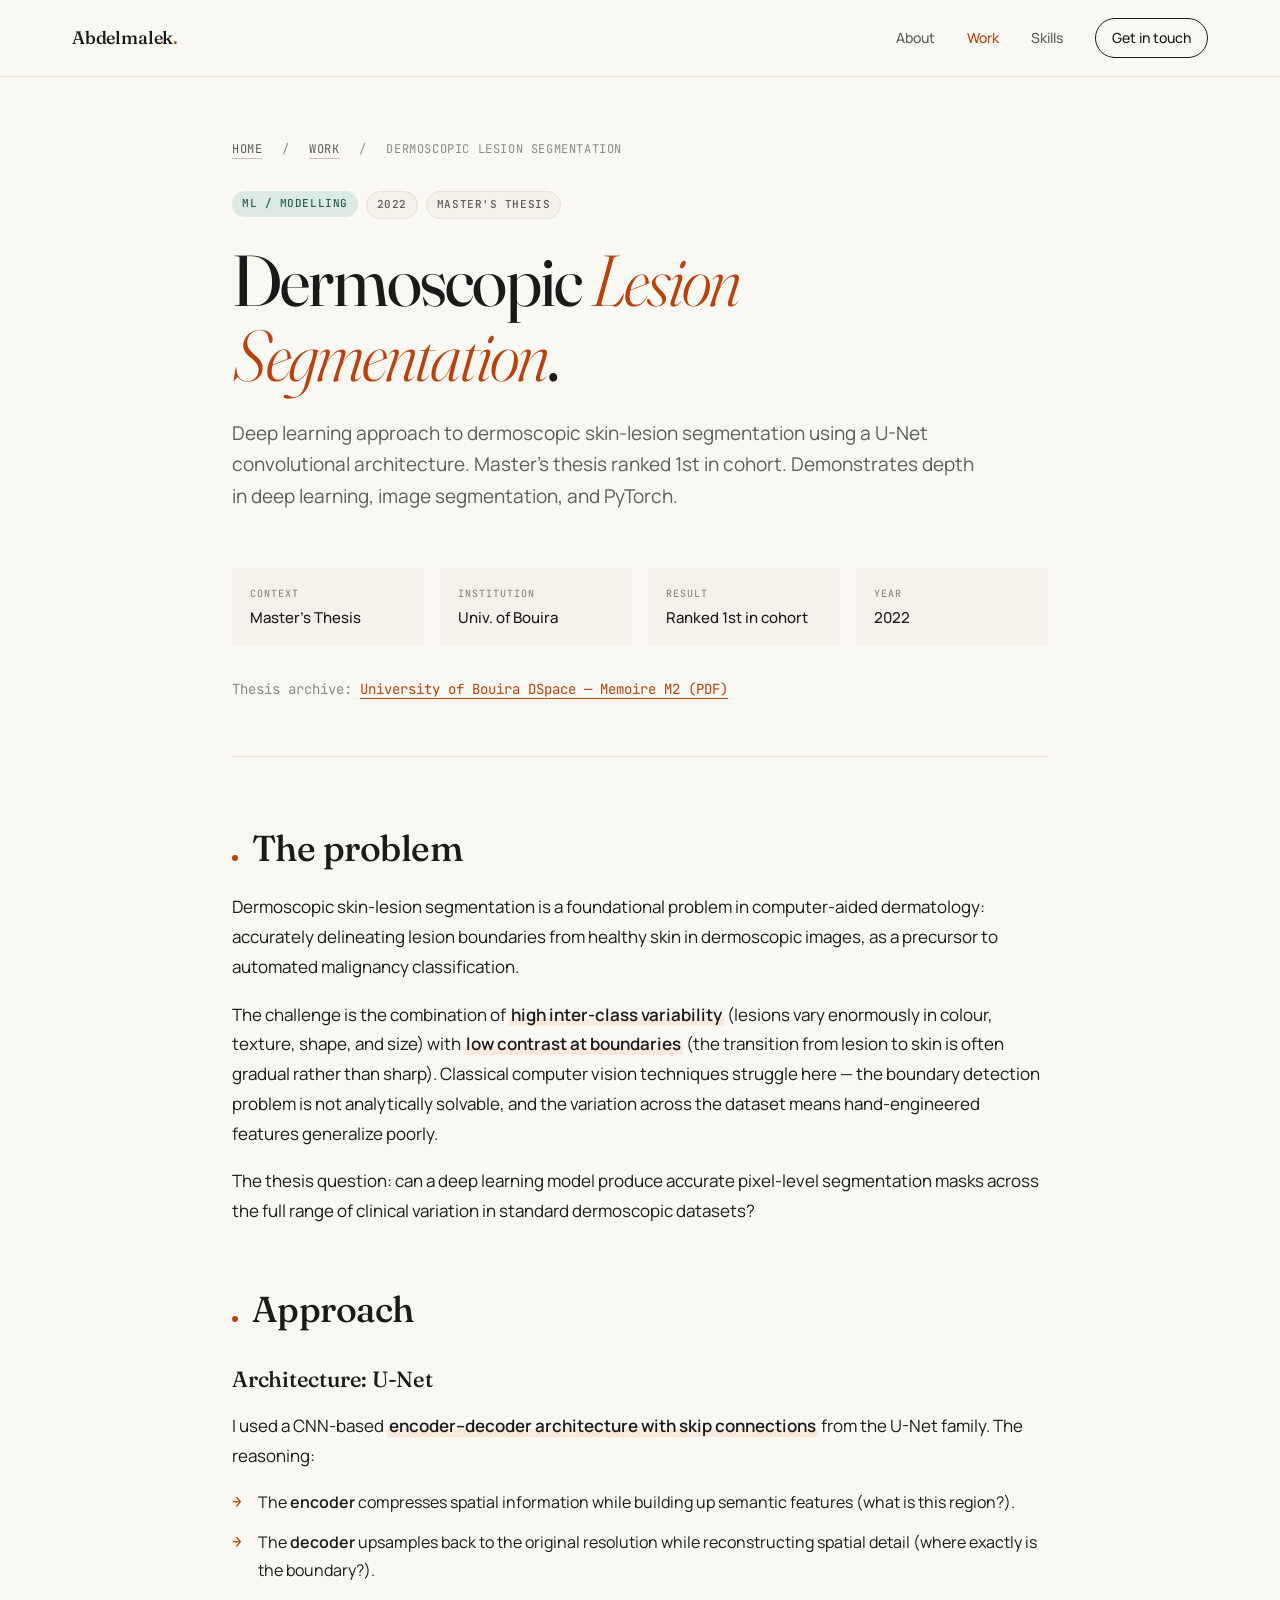
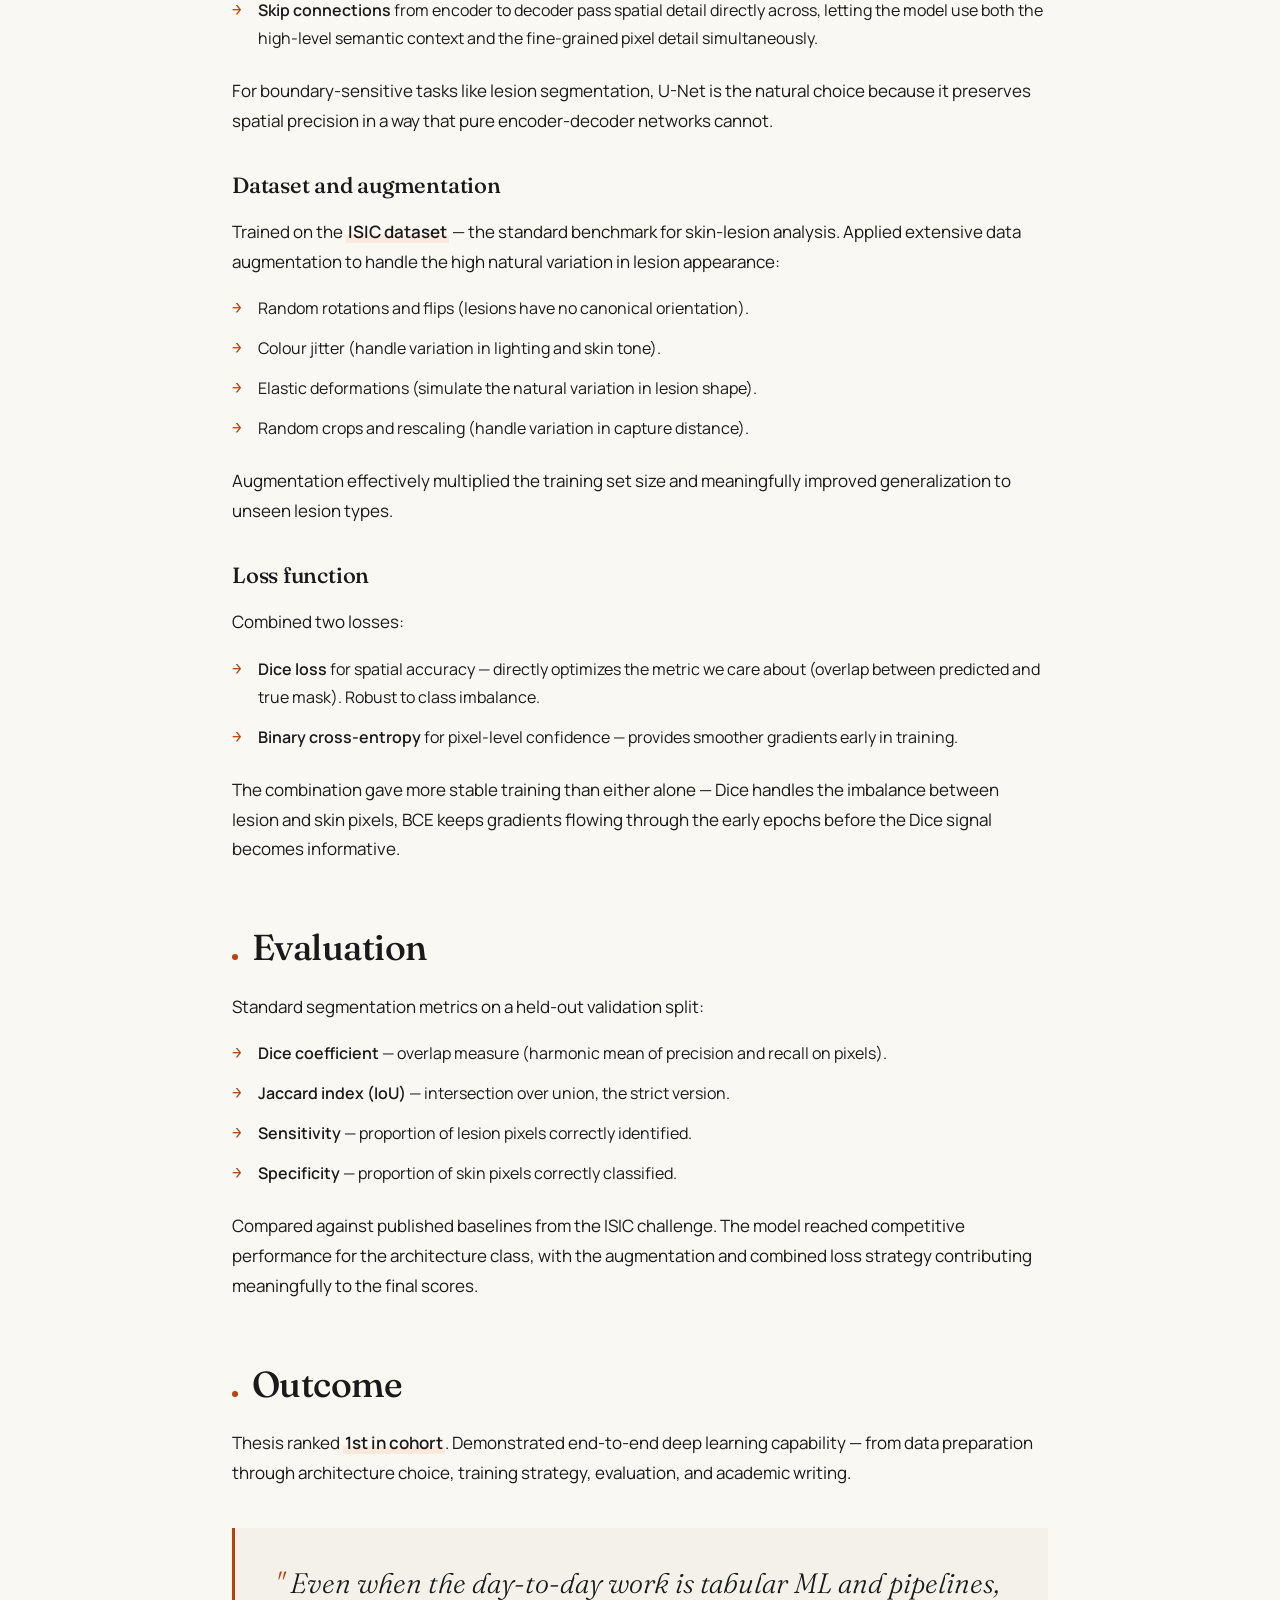
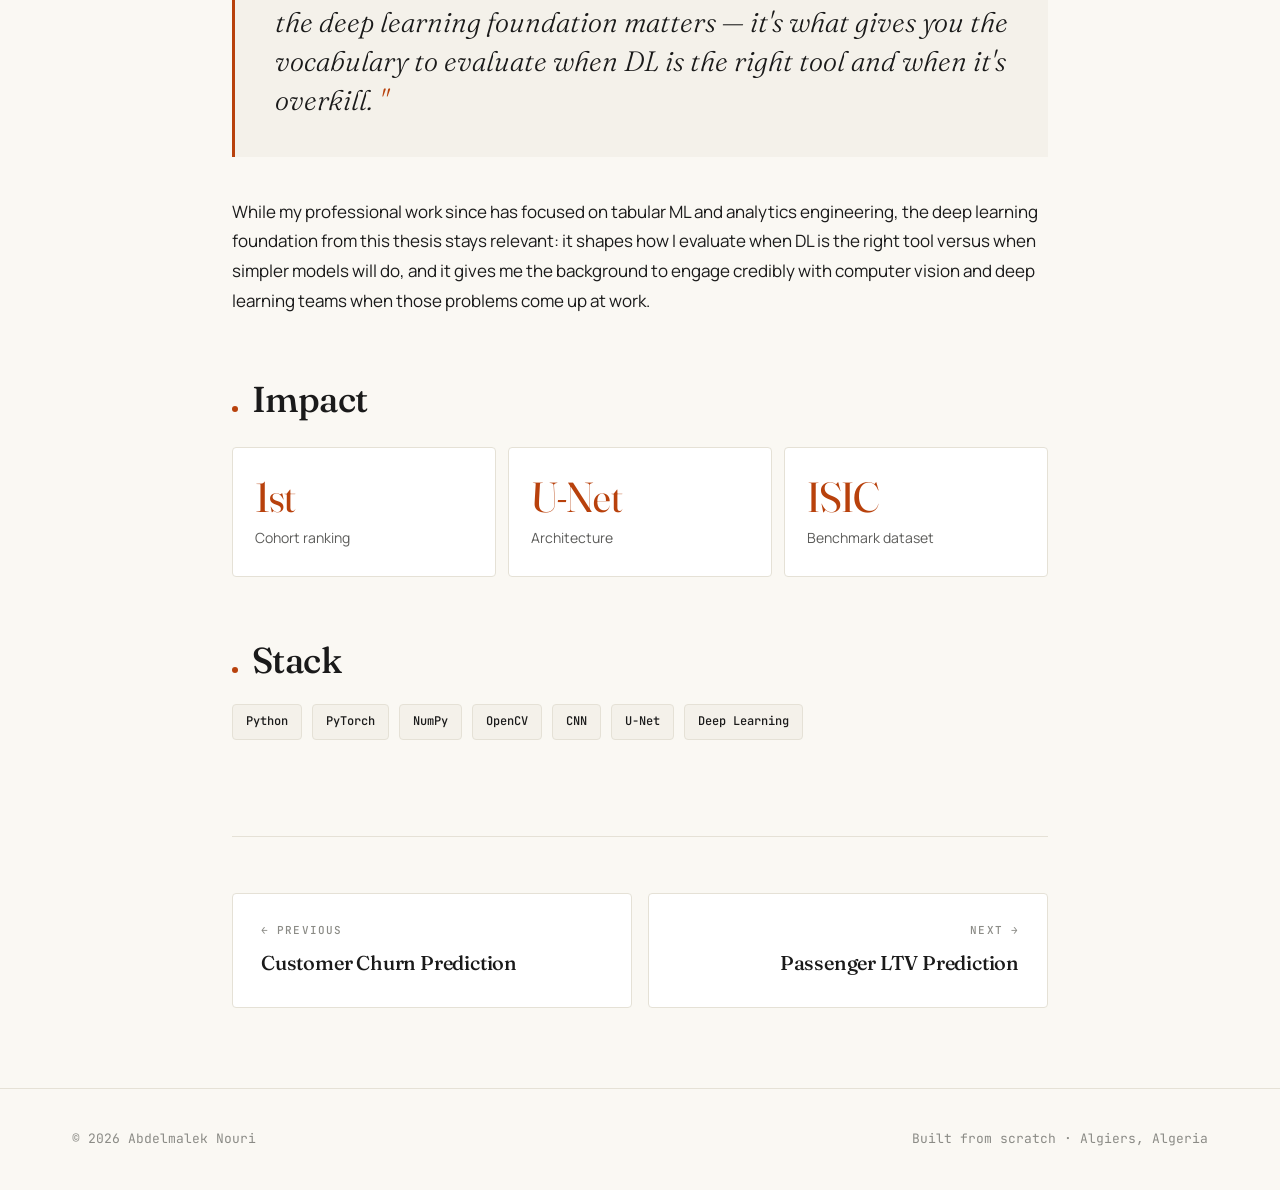
<file: projects/derm.html>
<!DOCTYPE html>
<html lang="en">
<head>
<meta charset="UTF-8">
<meta name="viewport" content="width=device-width, initial-scale=1.0">
<title>Dermoscopic Lesion Segmentation — Abdelmalek Nouri</title>
<meta name="description" content="Deep learning U-Net architecture for pixel-level dermoscopic skin-lesion segmentation. Master's thesis, ranked 1st in cohort.">
<link rel="preconnect" href="https://fonts.googleapis.com">
<link rel="preconnect" href="https://fonts.gstatic.com" crossorigin>
<link href="https://fonts.googleapis.com/css2?family=Fraunces:opsz,wght@9..144,300;9..144,400;9..144,500;9..144,600&family=Manrope:wght@300;400;500;600;700&family=JetBrains+Mono:wght@400;500&display=swap" rel="stylesheet">
<link rel="stylesheet" href="../styles.css">
</head>
<body>

<nav class="topnav">
  <div class="nav-inner">
    <a href="../index.html" class="nav-brand">Abdelmalek<span>.</span></a>
    <div class="nav-links">
      <a href="../index.html#about">About</a>
      <a href="../index.html#work" class="active">Work</a>
      <a href="../index.html#skills">Skills</a>
      <a href="../index.html#contact" class="nav-cta">Get in touch</a>
    </div>
  </div>
</nav>

<main class="project-page">
  <div class="container-narrow">

    <div class="breadcrumb">
      <a href="../index.html">Home</a>
      <span class="breadcrumb-sep">/</span>
      <a href="../index.html#work">Work</a>
      <span class="breadcrumb-sep">/</span>
      <span>Dermoscopic Lesion Segmentation</span>
    </div>

    <div class="project-header">
      <div class="project-tag-row">
        <span class="project-tag tag-ml">ML / Modelling</span>
        <span class="project-tag project-tag-secondary">2022</span>
        <span class="project-tag project-tag-secondary">Master's Thesis</span>
      </div>
      <h1 class="project-h1">Dermoscopic <em>Lesion Segmentation</em>.</h1>
      <p class="project-context">
        Deep learning approach to dermoscopic skin-lesion segmentation using a U-Net
        convolutional architecture. Master's thesis ranked 1st in cohort. Demonstrates depth
        in deep learning, image segmentation, and PyTorch.
      </p>

      <div class="meta-grid">
        <div class="meta-cell">
          <div class="meta-cell-label">Context</div>
          <div class="meta-cell-value">Master's Thesis</div>
        </div>
        <div class="meta-cell">
          <div class="meta-cell-label">Institution</div>
          <div class="meta-cell-value">Univ. of Bouira</div>
        </div>
        <div class="meta-cell">
          <div class="meta-cell-label">Result</div>
          <div class="meta-cell-value">Ranked 1st in cohort</div>
        </div>
        <div class="meta-cell">
          <div class="meta-cell-label">Year</div>
          <div class="meta-cell-value">2022</div>
        </div>
      </div>

      <p style="margin-top: 32px; font-size: 14px; color: var(--text-3); font-family: var(--mono);">
        Thesis archive:
        <a href="http://dspace.univ-bouira.dz:8080/jspui/bitstream/123456789/14335/1/Memoire-M2_%20Version_finale.pdf" target="_blank" rel="noopener" style="color: var(--accent); text-decoration: none; border-bottom: 1px solid var(--accent);">University of Bouira DSpace — Memoire M2 (PDF)</a>
      </p>
    </div>

    <!-- Problem -->
    <section class="proj-section">
      <h2>The problem</h2>
      <p>
        Dermoscopic skin-lesion segmentation is a foundational problem in computer-aided
        dermatology: accurately delineating lesion boundaries from healthy skin in
        dermoscopic images, as a precursor to automated malignancy classification.
      </p>
      <p>
        The challenge is the combination of <strong>high inter-class variability</strong>
        (lesions vary enormously in colour, texture, shape, and size) with
        <strong>low contrast at boundaries</strong> (the transition from lesion to skin is
        often gradual rather than sharp). Classical computer vision techniques struggle here
        — the boundary detection problem is not analytically solvable, and the variation
        across the dataset means hand-engineered features generalize poorly.
      </p>
      <p>
        The thesis question: can a deep learning model produce accurate pixel-level
        segmentation masks across the full range of clinical variation in standard
        dermoscopic datasets?
      </p>
    </section>

    <!-- Approach -->
    <section class="proj-section">
      <h2>Approach</h2>

      <h3>Architecture: U-Net</h3>
      <p>
        I used a CNN-based <strong>encoder–decoder architecture with skip connections</strong>
        from the U-Net family. The reasoning:
      </p>
      <ul>
        <li>The <strong>encoder</strong> compresses spatial information while building up semantic features (what is this region?).</li>
        <li>The <strong>decoder</strong> upsamples back to the original resolution while reconstructing spatial detail (where exactly is the boundary?).</li>
        <li><strong>Skip connections</strong> from encoder to decoder pass spatial detail directly across, letting the model use both the high-level semantic context and the fine-grained pixel detail simultaneously.</li>
      </ul>
      <p>
        For boundary-sensitive tasks like lesion segmentation, U-Net is the natural choice
        because it preserves spatial precision in a way that pure encoder-decoder networks
        cannot.
      </p>

      <h3>Dataset and augmentation</h3>
      <p>
        Trained on the <strong>ISIC dataset</strong> — the standard benchmark for skin-lesion
        analysis. Applied extensive data augmentation to handle the high natural variation in
        lesion appearance:
      </p>
      <ul>
        <li>Random rotations and flips (lesions have no canonical orientation).</li>
        <li>Colour jitter (handle variation in lighting and skin tone).</li>
        <li>Elastic deformations (simulate the natural variation in lesion shape).</li>
        <li>Random crops and rescaling (handle variation in capture distance).</li>
      </ul>
      <p>
        Augmentation effectively multiplied the training set size and meaningfully improved
        generalization to unseen lesion types.
      </p>

      <h3>Loss function</h3>
      <p>
        Combined two losses:
      </p>
      <ul>
        <li><strong>Dice loss</strong> for spatial accuracy — directly optimizes the metric we care about (overlap between predicted and true mask). Robust to class imbalance.</li>
        <li><strong>Binary cross-entropy</strong> for pixel-level confidence — provides smoother gradients early in training.</li>
      </ul>
      <p>
        The combination gave more stable training than either alone — Dice handles the
        imbalance between lesion and skin pixels, BCE keeps gradients flowing through the
        early epochs before the Dice signal becomes informative.
      </p>
    </section>

    <!-- Evaluation -->
    <section class="proj-section">
      <h2>Evaluation</h2>
      <p>Standard segmentation metrics on a held-out validation split:</p>
      <ul>
        <li><strong>Dice coefficient</strong> — overlap measure (harmonic mean of precision and recall on pixels).</li>
        <li><strong>Jaccard index (IoU)</strong> — intersection over union, the strict version.</li>
        <li><strong>Sensitivity</strong> — proportion of lesion pixels correctly identified.</li>
        <li><strong>Specificity</strong> — proportion of skin pixels correctly classified.</li>
      </ul>
      <p>
        Compared against published baselines from the ISIC challenge. The model reached
        competitive performance for the architecture class, with the augmentation and combined
        loss strategy contributing meaningfully to the final scores.
      </p>
    </section>

    <!-- Outcome -->
    <section class="proj-section">
      <h2>Outcome</h2>
      <p>
        Thesis ranked <strong>1st in cohort</strong>. Demonstrated end-to-end deep learning
        capability — from data preparation through architecture choice, training strategy,
        evaluation, and academic writing.
      </p>

      <div class="pull-quote">
        Even when the day-to-day work is tabular ML and pipelines, the deep learning foundation matters — it's what gives you the vocabulary to evaluate when DL is the right tool and when it's overkill.
      </div>

      <p>
        While my professional work since has focused on tabular ML and analytics engineering,
        the deep learning foundation from this thesis stays relevant: it shapes how I evaluate
        when DL is the right tool versus when simpler models will do, and it gives me the
        background to engage credibly with computer vision and deep learning teams when those
        problems come up at work.
      </p>
    </section>

    <!-- Impact -->
    <section class="proj-section">
      <h2>Impact</h2>
      <div class="metric-grid">
        <div class="metric-tile">
          <div class="metric-tile-value">1st</div>
          <div class="metric-tile-label">Cohort ranking</div>
        </div>
        <div class="metric-tile">
          <div class="metric-tile-value">U-Net</div>
          <div class="metric-tile-label">Architecture</div>
        </div>
        <div class="metric-tile">
          <div class="metric-tile-value">ISIC</div>
          <div class="metric-tile-label">Benchmark dataset</div>
        </div>
      </div>
    </section>

    <!-- Stack -->
    <section class="proj-section">
      <h2>Stack</h2>
      <div class="stack-pills">
        <span class="stack-pill">Python</span>
        <span class="stack-pill">PyTorch</span>
        <span class="stack-pill">NumPy</span>
        <span class="stack-pill">OpenCV</span>
        <span class="stack-pill">CNN</span>
        <span class="stack-pill">U-Net</span>
        <span class="stack-pill">Deep Learning</span>
      </div>
    </section>

    <div class="proj-footer-nav">
      <a class="proj-nav-link prev" href="churn.html">
        <div class="proj-nav-direction">← Previous</div>
        <div class="proj-nav-title">Customer Churn Prediction</div>
      </a>
      <a class="proj-nav-link next" href="ltv.html">
        <div class="proj-nav-direction">Next →</div>
        <div class="proj-nav-title">Passenger LTV Prediction</div>
      </a>
    </div>

  </div>
</main>

<footer>
  <div class="container">
    <div class="footer-inner">
      <div>© 2026 Abdelmalek Nouri</div>
      <div>Built from scratch · Algiers, Algeria</div>
    </div>
  </div>
</footer>

</body>
</html>
</file>
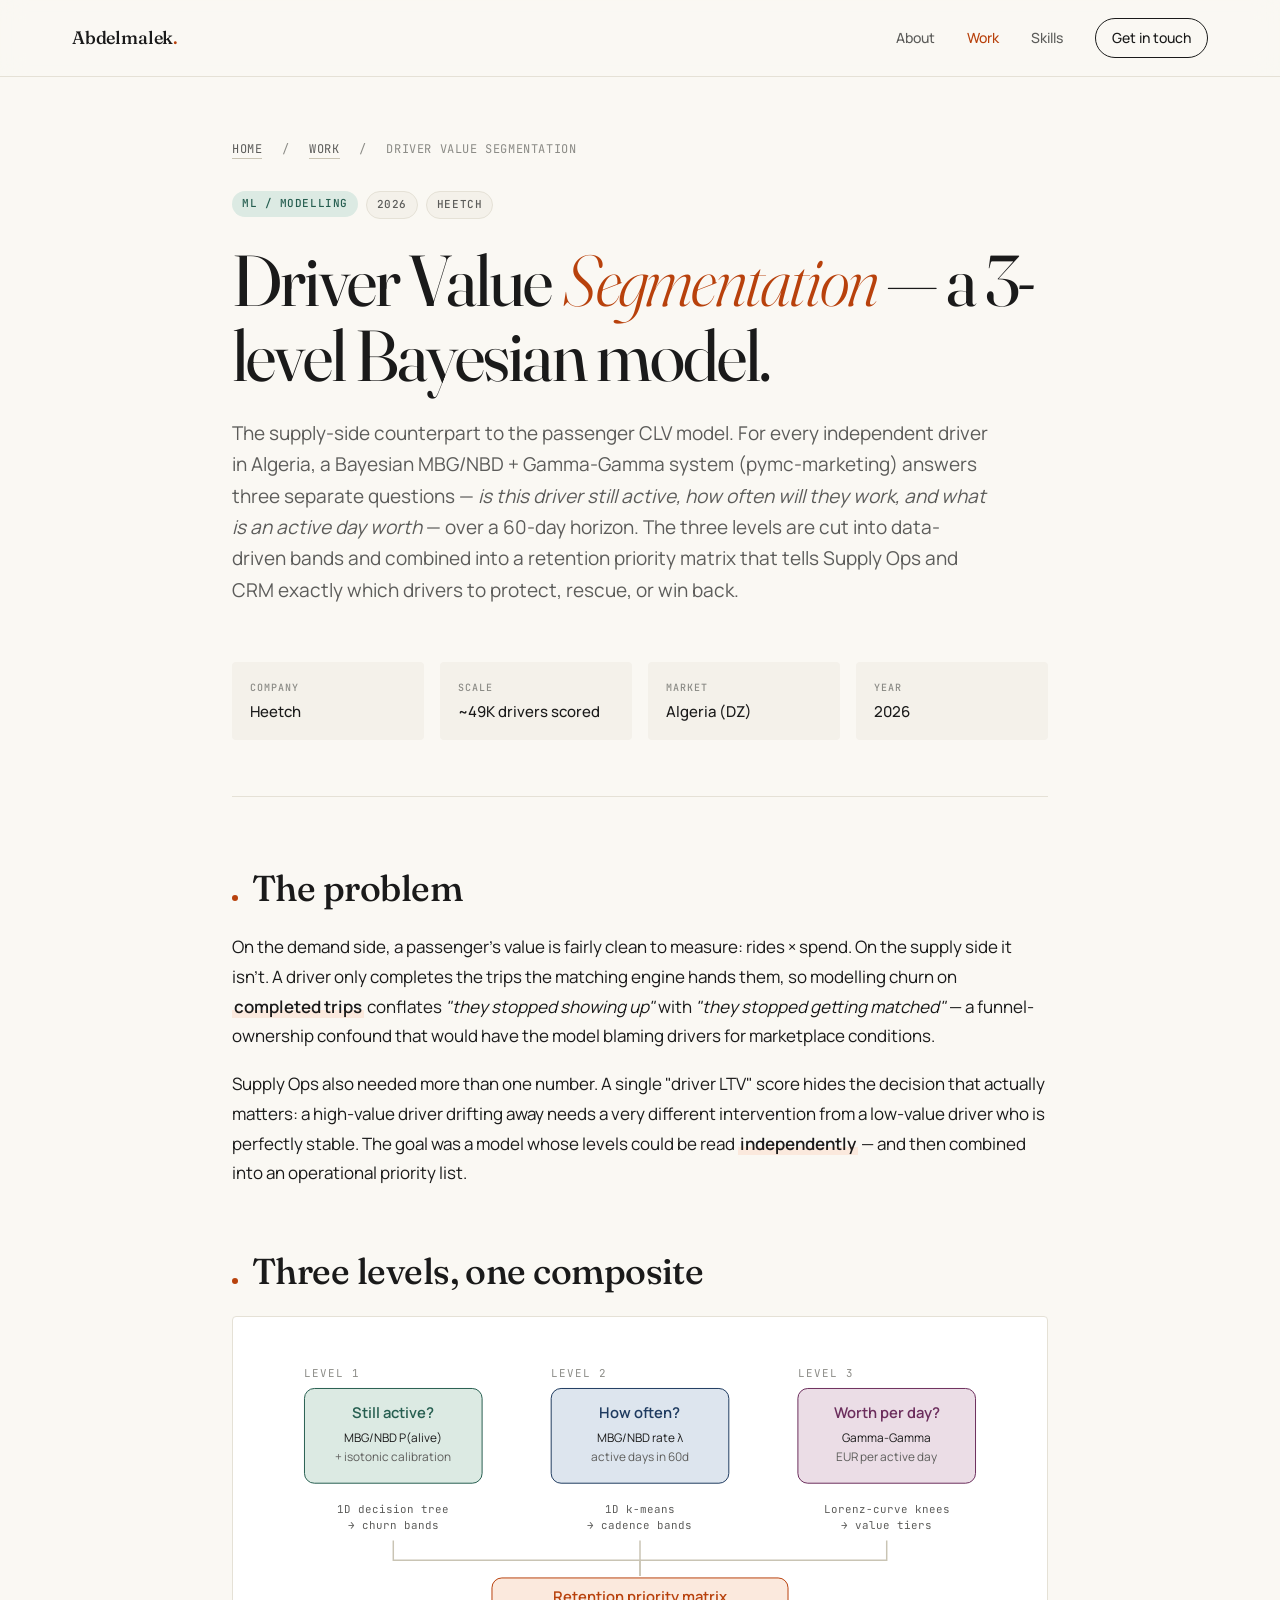
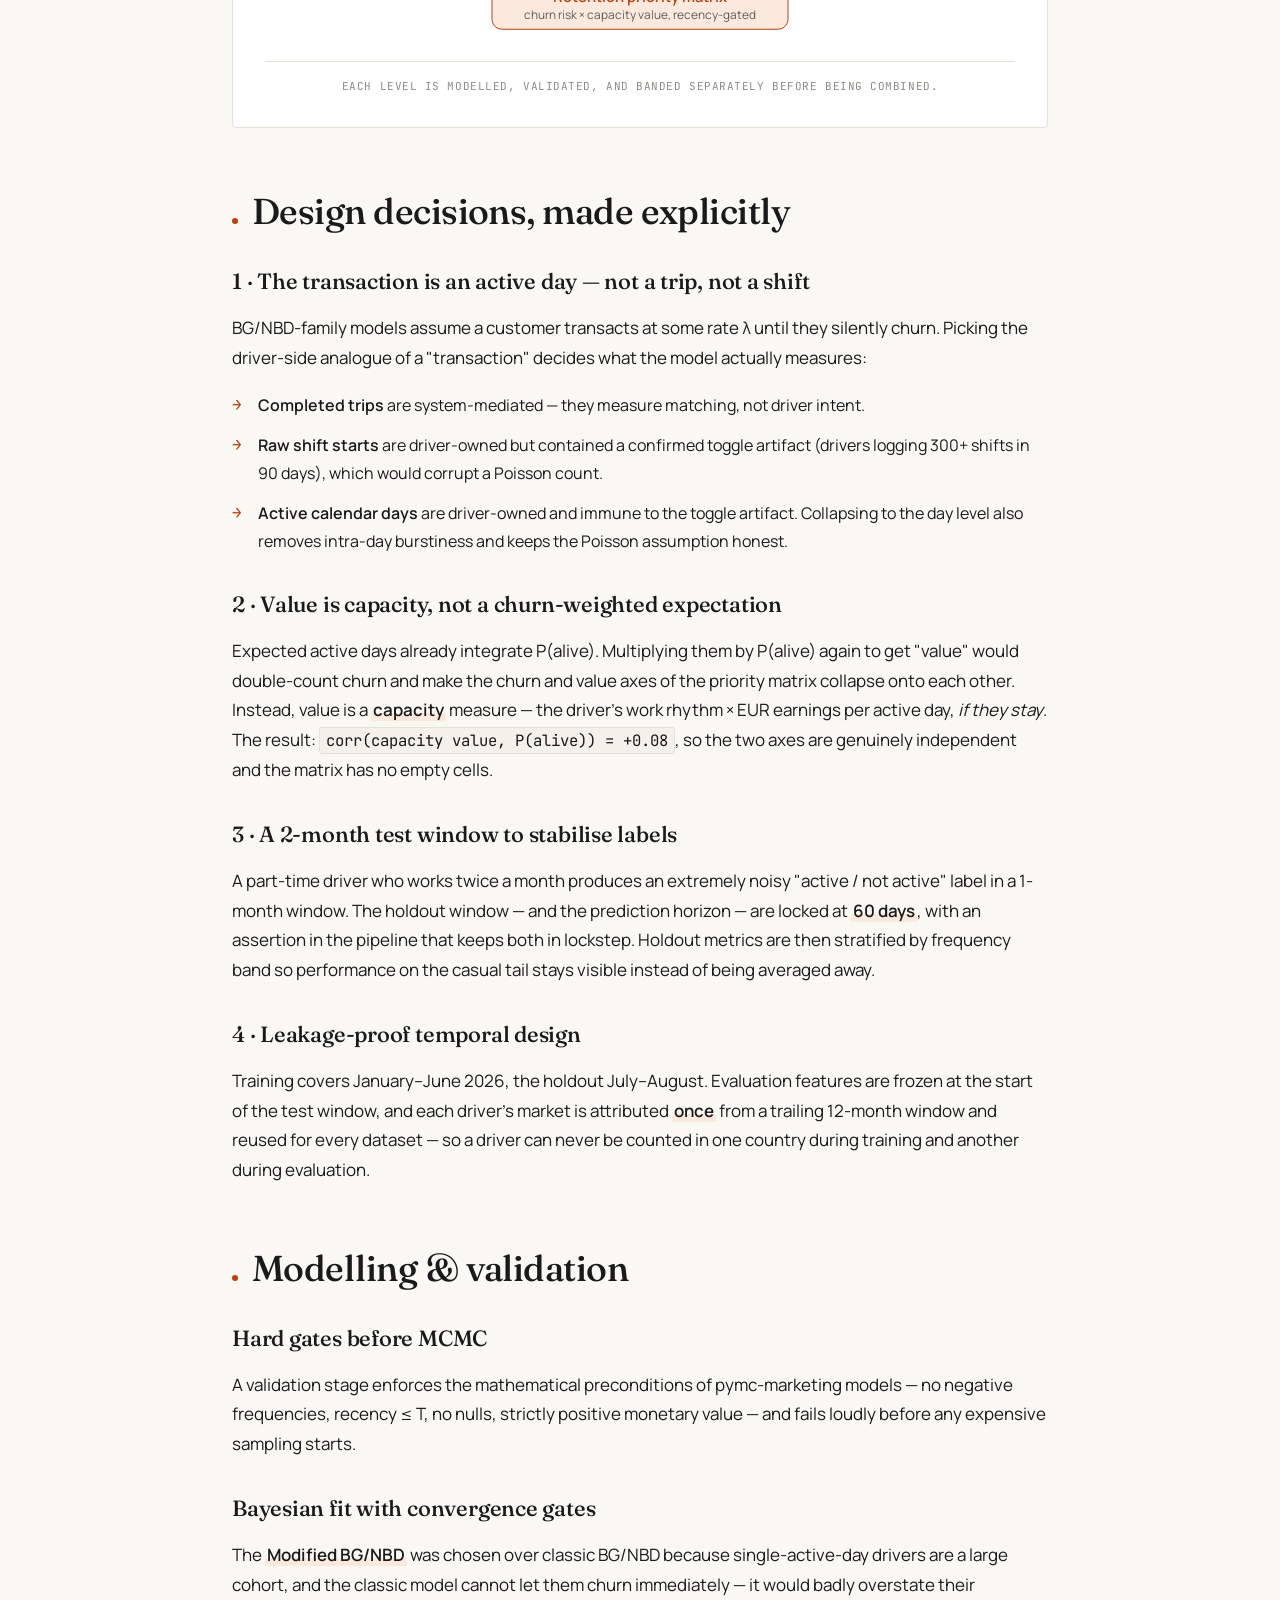
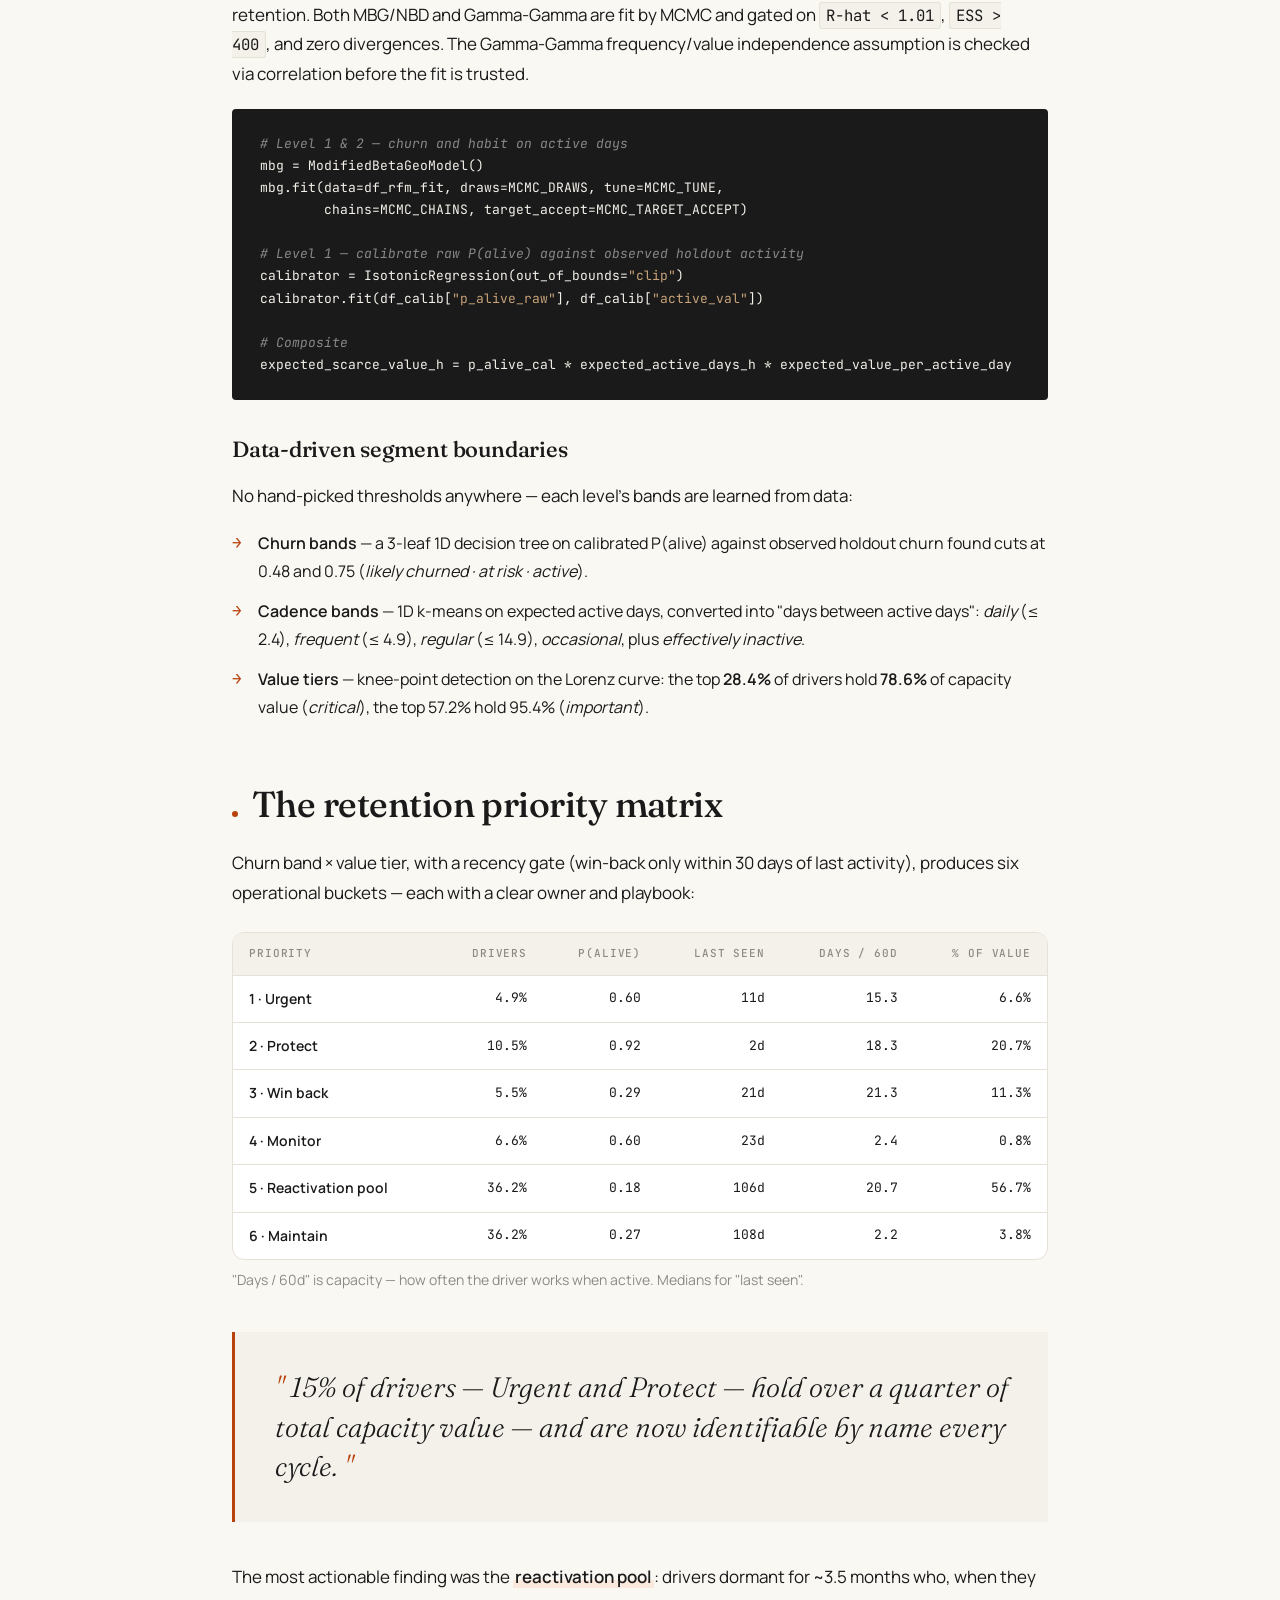
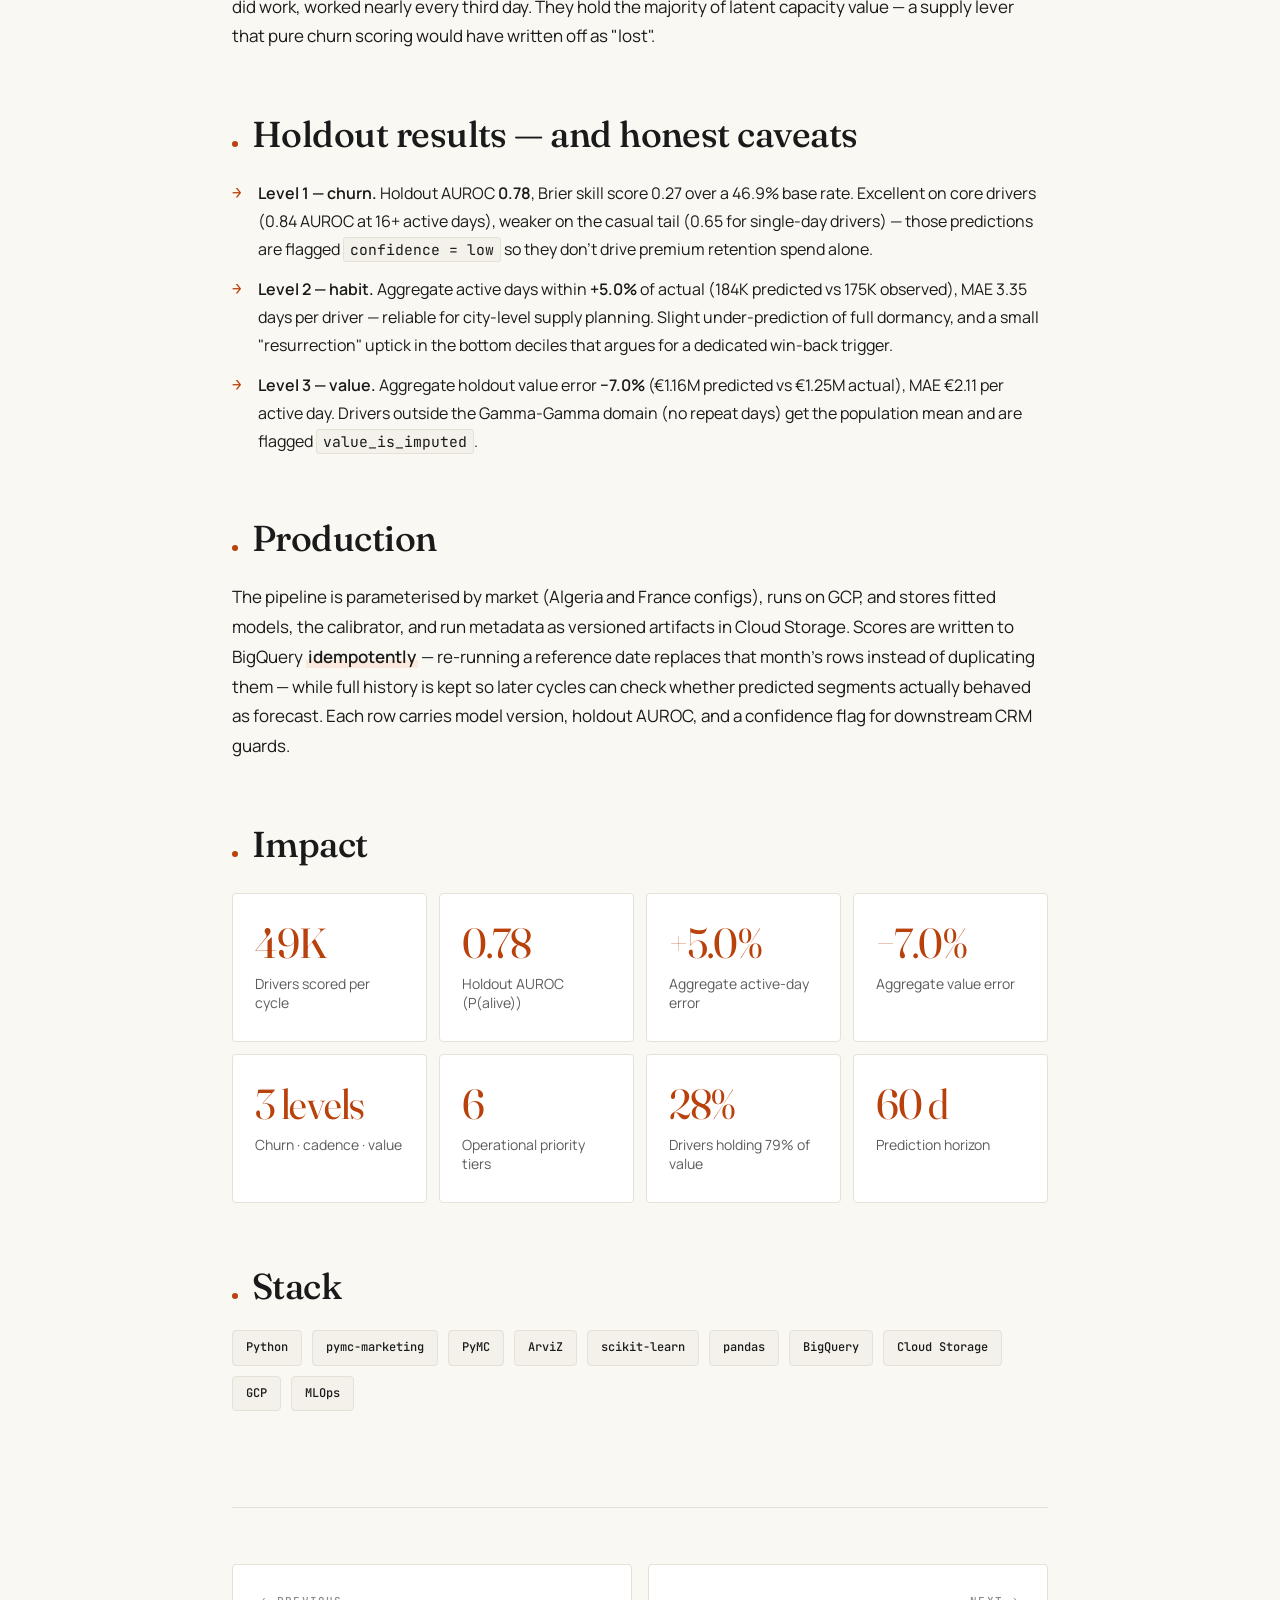
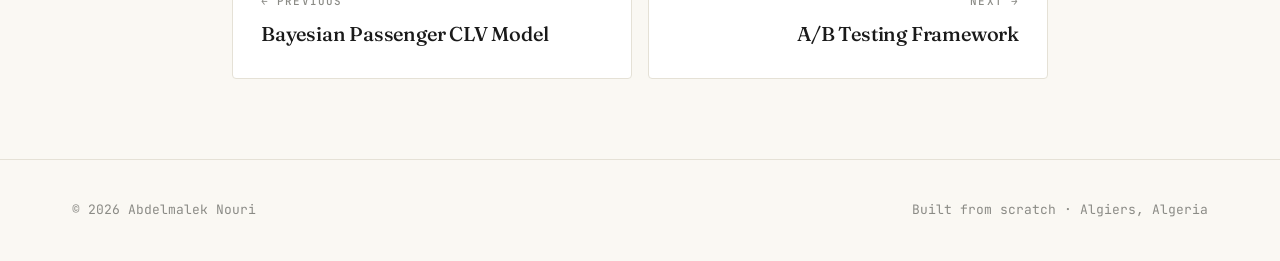
<file: projects/driver-value.html>
<!DOCTYPE html>
<html lang="en">
<head>
<meta charset="UTF-8">
<meta name="viewport" content="width=device-width, initial-scale=1.0">
<title>Driver Value Segmentation — 3-Level Bayesian Model — Abdelmalek Nouri</title>
<meta name="description" content="Supply-side driver segmentation at Heetch: a 3-level Bayesian model (MBG/NBD + Gamma-Gamma, pymc-marketing) predicting whether a driver is still active, how often they will work, and what an active day is worth — turned into a retention priority matrix for ~49K drivers in Algeria.">
<link rel="preconnect" href="https://fonts.googleapis.com">
<link rel="preconnect" href="https://fonts.gstatic.com" crossorigin>
<link href="https://fonts.googleapis.com/css2?family=Fraunces:opsz,wght@9..144,300;9..144,400;9..144,500;9..144,600&family=Manrope:wght@300;400;500;600;700&family=JetBrains+Mono:wght@400;500&display=swap" rel="stylesheet">
<link rel="stylesheet" href="../styles.css">
<style>
  .data-table-wrap { overflow-x: auto; margin: 24px 0 8px; border: 1px solid var(--line); border-radius: 12px; background: var(--bg-elev); }
  .data-table { width: 100%; border-collapse: collapse; font-size: 14px; }
  .data-table th, .data-table td { padding: 12px 16px; text-align: left; border-bottom: 1px solid var(--line); white-space: nowrap; }
  .data-table th { font-family: var(--mono); font-size: 11px; font-weight: 500; letter-spacing: 0.08em; text-transform: uppercase; color: var(--text-3); background: var(--bg-card); }
  .data-table td.num { font-family: var(--mono); font-size: 13px; text-align: right; }
  .data-table th.num { text-align: right; }
  .data-table tr:last-child td { border-bottom: none; }
  .data-table td strong { font-weight: 600; }
</style>
</head>
<body>

<nav class="topnav">
  <div class="nav-inner">
    <a href="../index.html" class="nav-brand">Abdelmalek<span>.</span></a>
    <div class="nav-links">
      <a href="../index.html#about">About</a>
      <a href="../index.html#work" class="active">Work</a>
      <a href="../index.html#skills">Skills</a>
      <a href="../index.html#contact" class="nav-cta">Get in touch</a>
    </div>
  </div>
</nav>

<main class="project-page">
  <div class="container-narrow">

    <div class="breadcrumb">
      <a href="../index.html">Home</a>
      <span class="breadcrumb-sep">/</span>
      <a href="../index.html#work">Work</a>
      <span class="breadcrumb-sep">/</span>
      <span>Driver Value Segmentation</span>
    </div>

    <div class="project-header">
      <div class="project-tag-row">
        <span class="project-tag tag-ml">ML / Modelling</span>
        <span class="project-tag project-tag-secondary">2026</span>
        <span class="project-tag project-tag-secondary">Heetch</span>
      </div>
      <h1 class="project-h1">Driver Value <em>Segmentation</em> — a 3-level Bayesian model.</h1>
      <p class="project-context">
        The supply-side counterpart to the passenger CLV model. For every independent driver
        in Algeria, a Bayesian MBG/NBD + Gamma-Gamma system (pymc-marketing) answers three
        separate questions — <em>is this driver still active, how often will they work, and
        what is an active day worth</em> — over a 60-day horizon. The three levels are cut into
        data-driven bands and combined into a retention priority matrix that tells Supply Ops
        and CRM exactly which drivers to protect, rescue, or win back.
      </p>

      <div class="meta-grid">
        <div class="meta-cell">
          <div class="meta-cell-label">Company</div>
          <div class="meta-cell-value">Heetch</div>
        </div>
        <div class="meta-cell">
          <div class="meta-cell-label">Scale</div>
          <div class="meta-cell-value">~49K drivers scored</div>
        </div>
        <div class="meta-cell">
          <div class="meta-cell-label">Market</div>
          <div class="meta-cell-value">Algeria (DZ)</div>
        </div>
        <div class="meta-cell">
          <div class="meta-cell-label">Year</div>
          <div class="meta-cell-value">2026</div>
        </div>
      </div>
    </div>

    <section class="proj-section">
      <h2>The problem</h2>
      <p>
        On the demand side, a passenger's value is fairly clean to measure: rides × spend.
        On the supply side it isn't. A driver only completes the trips the matching engine
        hands them, so modelling churn on <strong>completed trips</strong> conflates
        <em>"they stopped showing up"</em> with <em>"they stopped getting matched"</em> — a
        funnel-ownership confound that would have the model blaming drivers for marketplace
        conditions.
      </p>
      <p>
        Supply Ops also needed more than one number. A single "driver LTV" score hides the
        decision that actually matters: a high-value driver drifting away needs a very
        different intervention from a low-value driver who is perfectly stable. The goal was
        a model whose levels could be read <strong>independently</strong> — and then combined
        into an operational priority list.
      </p>
    </section>

    <section class="proj-section">
      <h2>Three levels, one composite</h2>

      <div class="diagram-frame">
        <svg viewBox="0 0 760 300" xmlns="http://www.w3.org/2000/svg" font-family="Manrope, sans-serif">
          <g font-size="11" font-family="JetBrains Mono, monospace" fill="#8B8B86" letter-spacing="1">
            <text x="40" y="28">LEVEL 1</text>
            <text x="290" y="28">LEVEL 2</text>
            <text x="540" y="28">LEVEL 3</text>
          </g>
          <g>
            <rect x="40" y="40" width="180" height="96" rx="10" fill="#DCEAE3" stroke="#265E50"/>
            <text x="130" y="70" text-anchor="middle" font-size="15" font-weight="600" fill="#265E50">Still active?</text>
            <text x="130" y="94" text-anchor="middle" font-size="12" fill="#1A1A1A">MBG/NBD P(alive)</text>
            <text x="130" y="114" text-anchor="middle" font-size="12" fill="#5C5C5A">+ isotonic calibration</text>

            <rect x="290" y="40" width="180" height="96" rx="10" fill="#DDE5EE" stroke="#1E3A5F"/>
            <text x="380" y="70" text-anchor="middle" font-size="15" font-weight="600" fill="#1E3A5F">How often?</text>
            <text x="380" y="94" text-anchor="middle" font-size="12" fill="#1A1A1A">MBG/NBD rate λ</text>
            <text x="380" y="114" text-anchor="middle" font-size="12" fill="#5C5C5A">active days in 60d</text>

            <rect x="540" y="40" width="180" height="96" rx="10" fill="#EBDDE6" stroke="#6B2D5C"/>
            <text x="630" y="70" text-anchor="middle" font-size="15" font-weight="600" fill="#6B2D5C">Worth per day?</text>
            <text x="630" y="94" text-anchor="middle" font-size="12" fill="#1A1A1A">Gamma-Gamma</text>
            <text x="630" y="114" text-anchor="middle" font-size="12" fill="#5C5C5A">EUR per active day</text>
          </g>
          <g font-size="11" font-family="JetBrains Mono, monospace" fill="#5C5C5A" text-anchor="middle">
            <text x="130" y="166">1D decision tree</text>
            <text x="130" y="182">→ churn bands</text>
            <text x="380" y="166">1D k-means</text>
            <text x="380" y="182">→ cadence bands</text>
            <text x="630" y="166">Lorenz-curve knees</text>
            <text x="630" y="182">→ value tiers</text>
          </g>
          <g stroke="#C9C4B4" stroke-width="1.5" fill="none">
            <path d="M130 194 V214 H380 V230"/>
            <path d="M380 194 V230"/>
            <path d="M630 194 V214 H380"/>
          </g>
          <rect x="230" y="232" width="300" height="52" rx="10" fill="#FBE9DD" stroke="#B8410C"/>
          <text x="380" y="256" text-anchor="middle" font-size="15" font-weight="600" fill="#B8410C">Retention priority matrix</text>
          <text x="380" y="274" text-anchor="middle" font-size="12" fill="#5C5C5A">churn risk × capacity value, recency-gated</text>
        </svg>
        <div class="diagram-caption">Each level is modelled, validated, and banded separately before being combined.</div>
      </div>
    </section>

    <section class="proj-section">
      <h2>Design decisions, made explicitly</h2>

      <h3>1 · The transaction is an active day — not a trip, not a shift</h3>
      <p>
        BG/NBD-family models assume a customer transacts at some rate λ until they silently
        churn. Picking the driver-side analogue of a "transaction" decides what the model
        actually measures:
      </p>
      <ul>
        <li><strong>Completed trips</strong> are system-mediated — they measure matching, not driver intent.</li>
        <li><strong>Raw shift starts</strong> are driver-owned but contained a confirmed toggle artifact (drivers logging 300+ shifts in 90 days), which would corrupt a Poisson count.</li>
        <li><strong>Active calendar days</strong> are driver-owned and immune to the toggle artifact. Collapsing to the day level also removes intra-day burstiness and keeps the Poisson assumption honest.</li>
      </ul>

      <h3>2 · Value is capacity, not a churn-weighted expectation</h3>
      <p>
        Expected active days already integrate P(alive). Multiplying them by P(alive) again to
        get "value" would double-count churn and make the churn and value axes of the priority
        matrix collapse onto each other. Instead, value is a <strong>capacity</strong> measure —
        the driver's work rhythm × EUR earnings per active day, <em>if they stay</em>. The
        result: <code>corr(capacity value, P(alive)) = +0.08</code>, so the two axes are
        genuinely independent and the matrix has no empty cells.
      </p>

      <h3>3 · A 2-month test window to stabilise labels</h3>
      <p>
        A part-time driver who works twice a month produces an extremely noisy "active / not
        active" label in a 1-month window. The holdout window — and the prediction horizon —
        are locked at <strong>60 days</strong>, with an assertion in the pipeline that keeps
        both in lockstep. Holdout metrics are then stratified by frequency band so performance
        on the casual tail stays visible instead of being averaged away.
      </p>

      <h3>4 · Leakage-proof temporal design</h3>
      <p>
        Training covers January–June 2026, the holdout July–August. Evaluation features are
        frozen at the start of the test window, and each driver's market is attributed
        <strong>once</strong> from a trailing 12-month window and reused for every dataset —
        so a driver can never be counted in one country during training and another during
        evaluation.
      </p>
    </section>

    <section class="proj-section">
      <h2>Modelling &amp; validation</h2>

      <h3>Hard gates before MCMC</h3>
      <p>
        A validation stage enforces the mathematical preconditions of pymc-marketing models —
        no negative frequencies, recency ≤ T, no nulls, strictly positive monetary value — and
        fails loudly before any expensive sampling starts.
      </p>

      <h3>Bayesian fit with convergence gates</h3>
      <p>
        The <strong>Modified BG/NBD</strong> was chosen over classic BG/NBD because
        single-active-day drivers are a large cohort, and the classic model cannot let them
        churn immediately — it would badly overstate their retention. Both MBG/NBD and
        Gamma-Gamma are fit by MCMC and gated on <code>R-hat &lt; 1.01</code>,
        <code>ESS &gt; 400</code>, and zero divergences. The Gamma-Gamma frequency/value
        independence assumption is checked via correlation before the fit is trusted.
      </p>

      <div class="code-block"><span class="c-comment"># Level 1 &amp; 2 — churn and habit on active days</span>
mbg = ModifiedBetaGeoModel()
mbg.fit(data=df_rfm_fit, draws=MCMC_DRAWS, tune=MCMC_TUNE,
        chains=MCMC_CHAINS, target_accept=MCMC_TARGET_ACCEPT)

<span class="c-comment"># Level 1 — calibrate raw P(alive) against observed holdout activity</span>
calibrator = IsotonicRegression(out_of_bounds=<span class="c-str">"clip"</span>)
calibrator.fit(df_calib[<span class="c-str">"p_alive_raw"</span>], df_calib[<span class="c-str">"active_val"</span>])

<span class="c-comment"># Composite</span>
expected_scarce_value_h = p_alive_cal * expected_active_days_h * expected_value_per_active_day</div>

      <h3>Data-driven segment boundaries</h3>
      <p>No hand-picked thresholds anywhere — each level's bands are learned from data:</p>
      <ul>
        <li><strong>Churn bands</strong> — a 3-leaf 1D decision tree on calibrated P(alive) against observed holdout churn found cuts at 0.48 and 0.75 (<em>likely churned · at risk · active</em>).</li>
        <li><strong>Cadence bands</strong> — 1D k-means on expected active days, converted into "days between active days": <em>daily</em> (≤ 2.4), <em>frequent</em> (≤ 4.9), <em>regular</em> (≤ 14.9), <em>occasional</em>, plus <em>effectively inactive</em>.</li>
        <li><strong>Value tiers</strong> — knee-point detection on the Lorenz curve: the top <strong>28.4%</strong> of drivers hold <strong>78.6%</strong> of capacity value (<em>critical</em>), the top 57.2% hold 95.4% (<em>important</em>).</li>
      </ul>
    </section>

    <section class="proj-section">
      <h2>The retention priority matrix</h2>
      <p>
        Churn band × value tier, with a recency gate (win-back only within 30 days of last
        activity), produces six operational buckets — each with a clear owner and playbook:
      </p>

      <div class="data-table-wrap">
        <table class="data-table">
          <thead>
            <tr>
              <th>Priority</th>
              <th class="num">Drivers</th>
              <th class="num">P(alive)</th>
              <th class="num">Last seen</th>
              <th class="num">Days / 60d</th>
              <th class="num">% of value</th>
            </tr>
          </thead>
          <tbody>
            <tr><td><strong>1 · Urgent</strong></td><td class="num">4.9%</td><td class="num">0.60</td><td class="num">11d</td><td class="num">15.3</td><td class="num">6.6%</td></tr>
            <tr><td><strong>2 · Protect</strong></td><td class="num">10.5%</td><td class="num">0.92</td><td class="num">2d</td><td class="num">18.3</td><td class="num">20.7%</td></tr>
            <tr><td><strong>3 · Win back</strong></td><td class="num">5.5%</td><td class="num">0.29</td><td class="num">21d</td><td class="num">21.3</td><td class="num">11.3%</td></tr>
            <tr><td><strong>4 · Monitor</strong></td><td class="num">6.6%</td><td class="num">0.60</td><td class="num">23d</td><td class="num">2.4</td><td class="num">0.8%</td></tr>
            <tr><td><strong>5 · Reactivation pool</strong></td><td class="num">36.2%</td><td class="num">0.18</td><td class="num">106d</td><td class="num">20.7</td><td class="num">56.7%</td></tr>
            <tr><td><strong>6 · Maintain</strong></td><td class="num">36.2%</td><td class="num">0.27</td><td class="num">108d</td><td class="num">2.2</td><td class="num">3.8%</td></tr>
          </tbody>
        </table>
      </div>
      <p style="font-size: 14px; color: var(--text-3);">"Days / 60d" is capacity — how often the driver works when active. Medians for "last seen".</p>

      <div class="pull-quote">
        15% of drivers — Urgent and Protect — hold over a quarter of total capacity value — and are now identifiable by name every cycle.
      </div>

      <p>
        The most actionable finding was the <strong>reactivation pool</strong>: drivers dormant
        for ~3.5 months who, when they did work, worked nearly every third day. They hold the
        majority of latent capacity value — a supply lever that pure churn scoring would have
        written off as "lost".
      </p>
    </section>

    <section class="proj-section">
      <h2>Holdout results — and honest caveats</h2>
      <ul>
        <li><strong>Level 1 — churn.</strong> Holdout AUROC <strong>0.78</strong>, Brier skill score 0.27 over a 46.9% base rate. Excellent on core drivers (0.84 AUROC at 16+ active days), weaker on the casual tail (0.65 for single-day drivers) — those predictions are flagged <code>confidence = low</code> so they don't drive premium retention spend alone.</li>
        <li><strong>Level 2 — habit.</strong> Aggregate active days within <strong>+5.0%</strong> of actual (184K predicted vs 175K observed), MAE 3.35 days per driver — reliable for city-level supply planning. Slight under-prediction of full dormancy, and a small "resurrection" uptick in the bottom deciles that argues for a dedicated win-back trigger.</li>
        <li><strong>Level 3 — value.</strong> Aggregate holdout value error <strong>−7.0%</strong> (€1.16M predicted vs €1.25M actual), MAE €2.11 per active day. Drivers outside the Gamma-Gamma domain (no repeat days) get the population mean and are flagged <code>value_is_imputed</code>.</li>
      </ul>
    </section>

    <section class="proj-section">
      <h2>Production</h2>
      <p>
        The pipeline is parameterised by market (Algeria and France configs), runs on GCP,
        and stores fitted models, the calibrator, and run metadata as versioned artifacts in
        Cloud Storage. Scores are written to BigQuery <strong>idempotently</strong> — re-running
        a reference date replaces that month's rows instead of duplicating them — while full
        history is kept so later cycles can check whether predicted segments actually behaved
        as forecast. Each row carries model version, holdout AUROC, and a confidence flag for
        downstream CRM guards.
      </p>
    </section>

    <section class="proj-section">
      <h2>Impact</h2>
      <div class="metric-grid">
        <div class="metric-tile">
          <div class="metric-tile-value">49K</div>
          <div class="metric-tile-label">Drivers scored per cycle</div>
        </div>
        <div class="metric-tile">
          <div class="metric-tile-value">0.78</div>
          <div class="metric-tile-label">Holdout AUROC (P(alive))</div>
        </div>
        <div class="metric-tile">
          <div class="metric-tile-value">+5.0%</div>
          <div class="metric-tile-label">Aggregate active-day error</div>
        </div>
        <div class="metric-tile">
          <div class="metric-tile-value">−7.0%</div>
          <div class="metric-tile-label">Aggregate value error</div>
        </div>
        <div class="metric-tile">
          <div class="metric-tile-value">3 levels</div>
          <div class="metric-tile-label">Churn · cadence · value</div>
        </div>
        <div class="metric-tile">
          <div class="metric-tile-value">6</div>
          <div class="metric-tile-label">Operational priority tiers</div>
        </div>
        <div class="metric-tile">
          <div class="metric-tile-value">28%</div>
          <div class="metric-tile-label">Drivers holding 79% of value</div>
        </div>
        <div class="metric-tile">
          <div class="metric-tile-value">60 d</div>
          <div class="metric-tile-label">Prediction horizon</div>
        </div>
      </div>
    </section>

    <section class="proj-section">
      <h2>Stack</h2>
      <div class="stack-pills">
        <span class="stack-pill">Python</span>
        <span class="stack-pill">pymc-marketing</span>
        <span class="stack-pill">PyMC</span>
        <span class="stack-pill">ArviZ</span>
        <span class="stack-pill">scikit-learn</span>
        <span class="stack-pill">pandas</span>
        <span class="stack-pill">BigQuery</span>
        <span class="stack-pill">Cloud Storage</span>
        <span class="stack-pill">GCP</span>
        <span class="stack-pill">MLOps</span>
      </div>
    </section>

    <div class="proj-footer-nav">
      <a class="proj-nav-link prev" href="ltv.html">
        <div class="proj-nav-direction">← Previous</div>
        <div class="proj-nav-title">Bayesian Passenger CLV Model</div>
      </a>
      <a class="proj-nav-link next" href="reactivation.html">
        <div class="proj-nav-direction">Next →</div>
        <div class="proj-nav-title">A/B Testing Framework</div>
      </a>
    </div>

  </div>
</main>

<footer>
  <div class="container">
    <div class="footer-inner">
      <div>© 2026 Abdelmalek Nouri</div>
      <div>Built from scratch · Algiers, Algeria</div>
    </div>
  </div>
</footer>

</body>
</html>
</file>
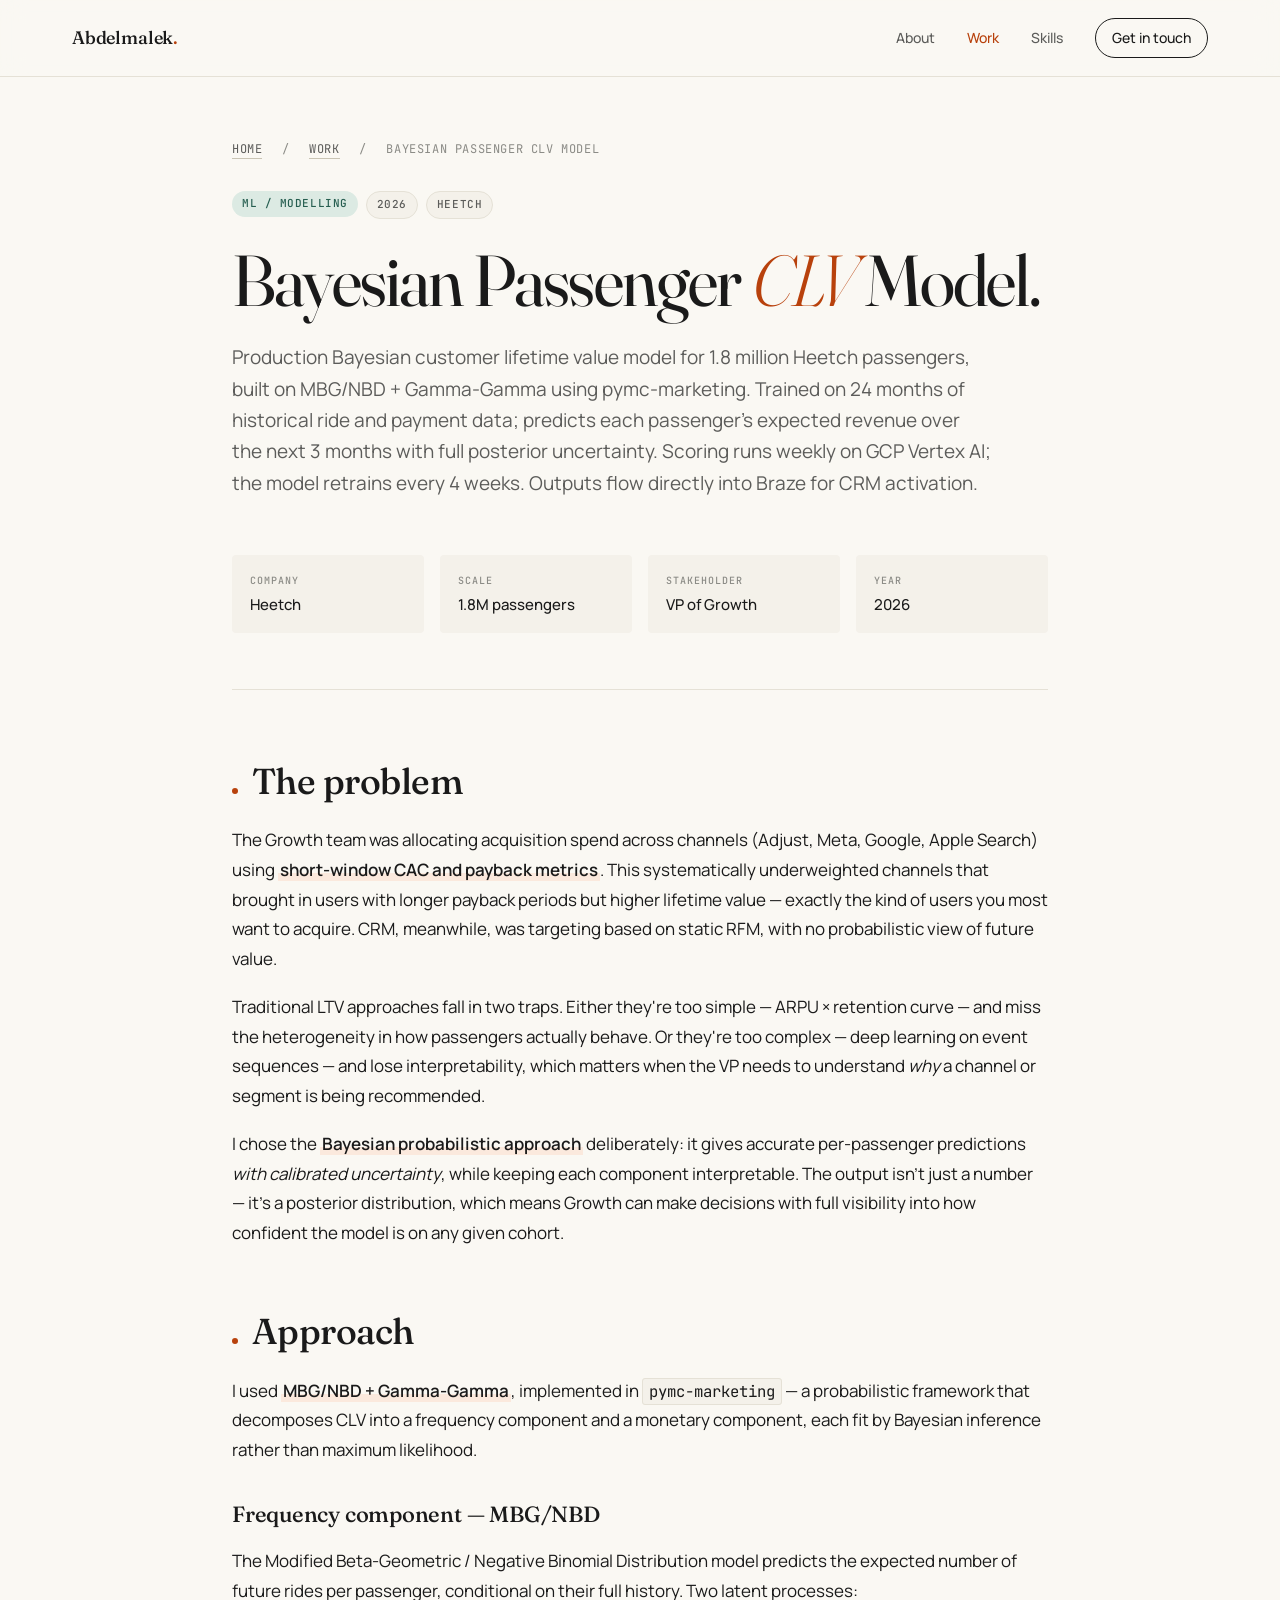
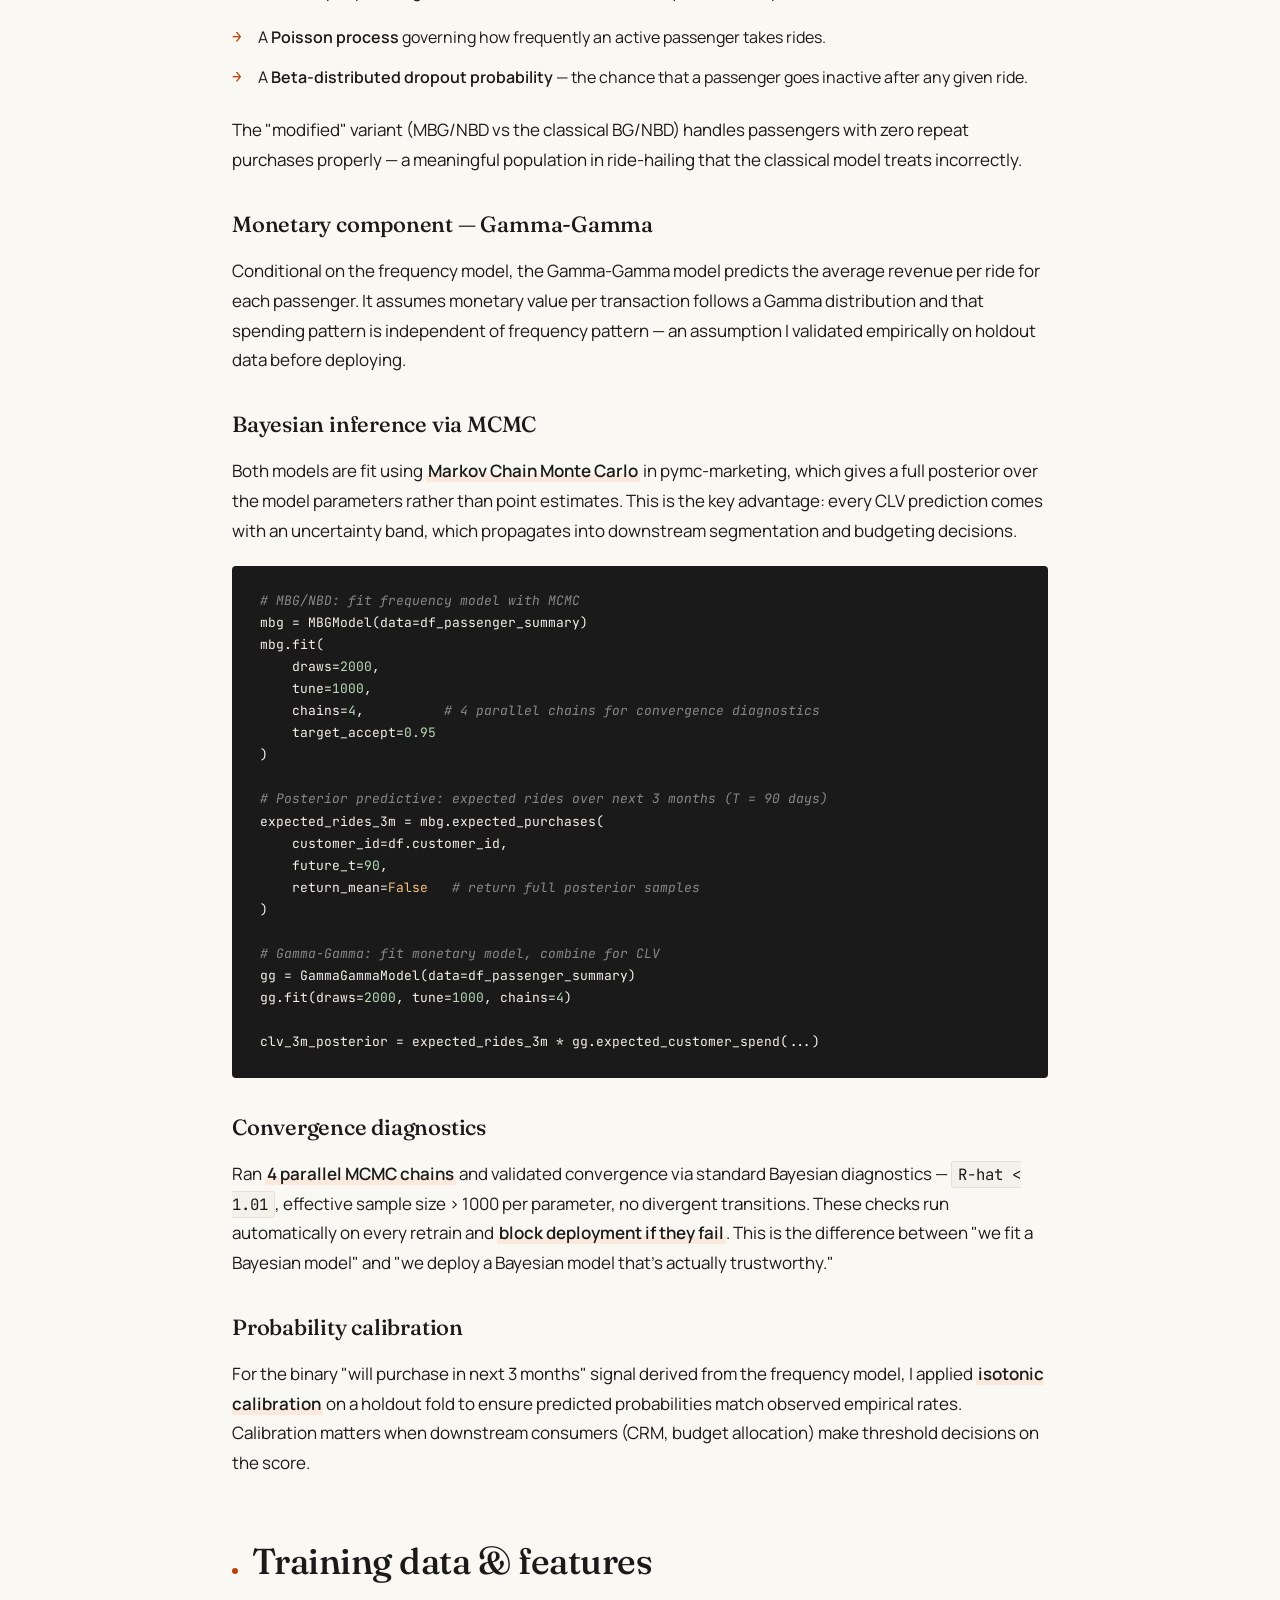
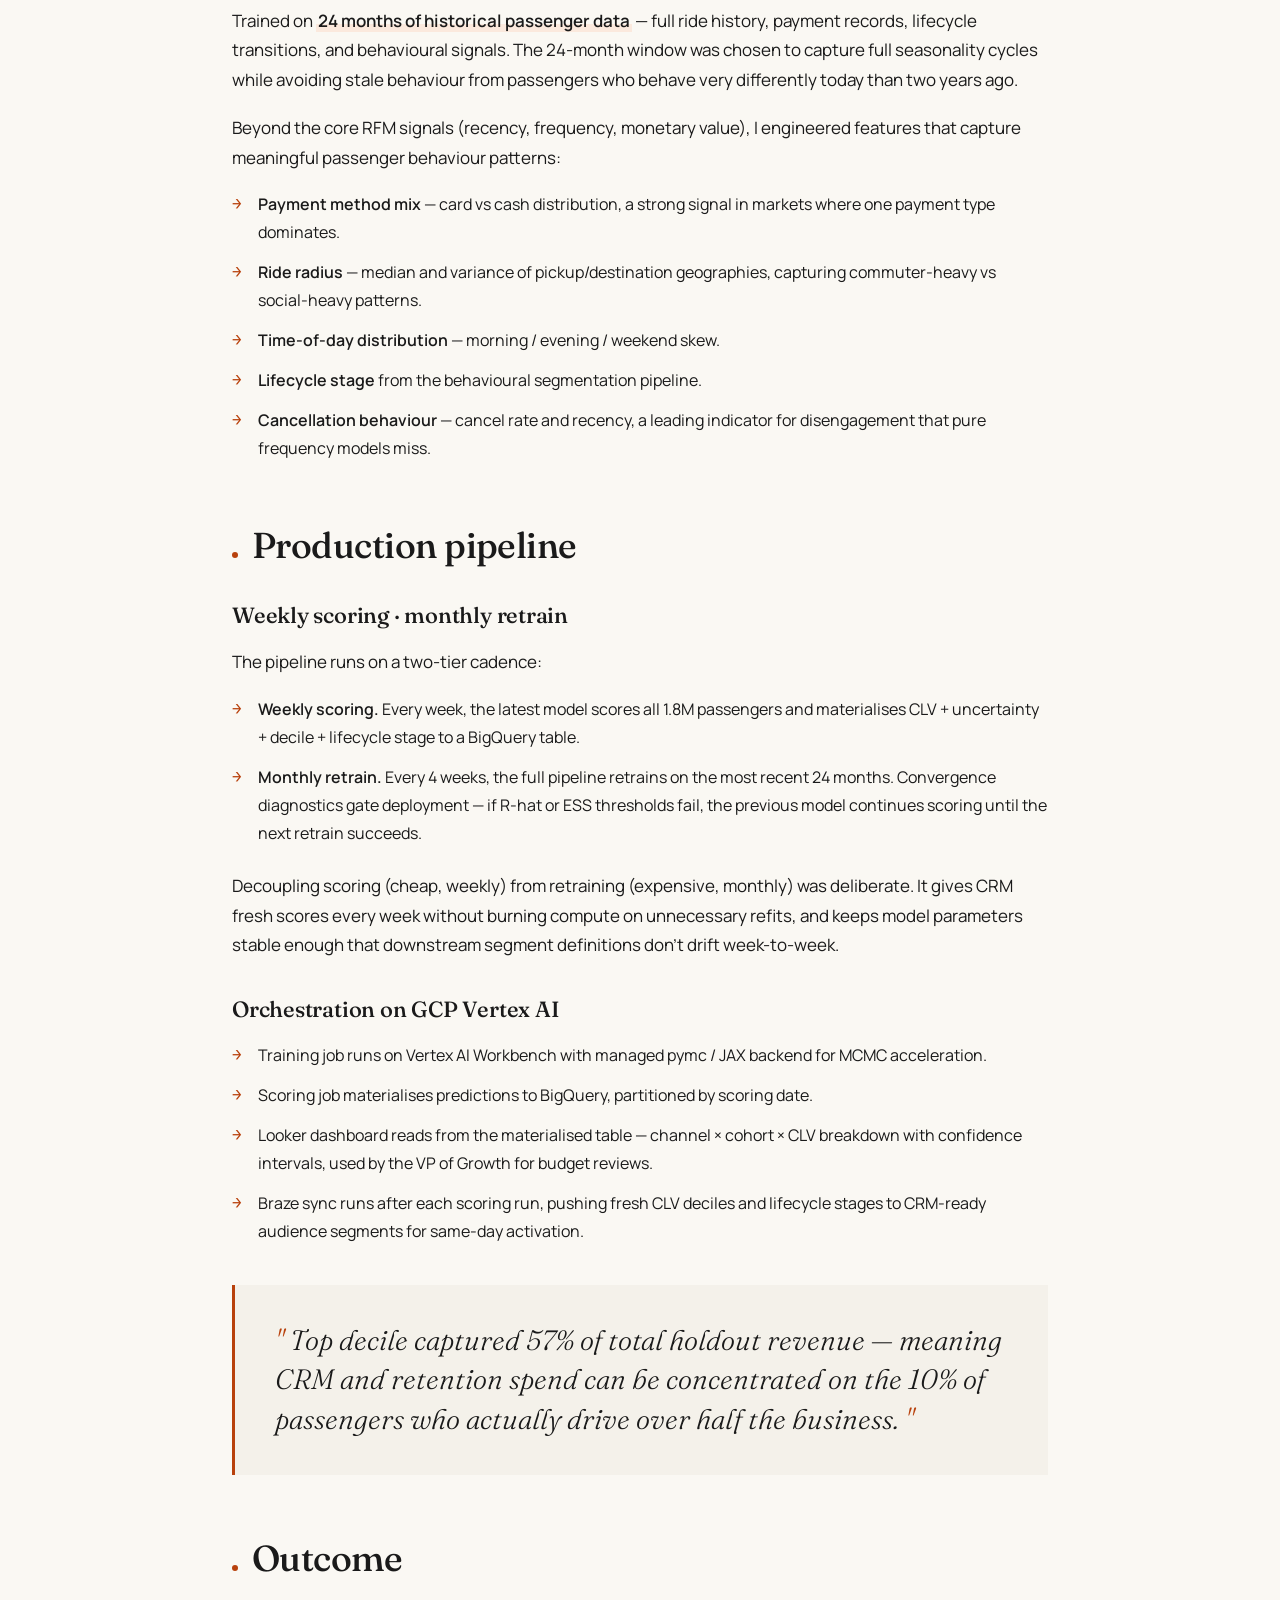
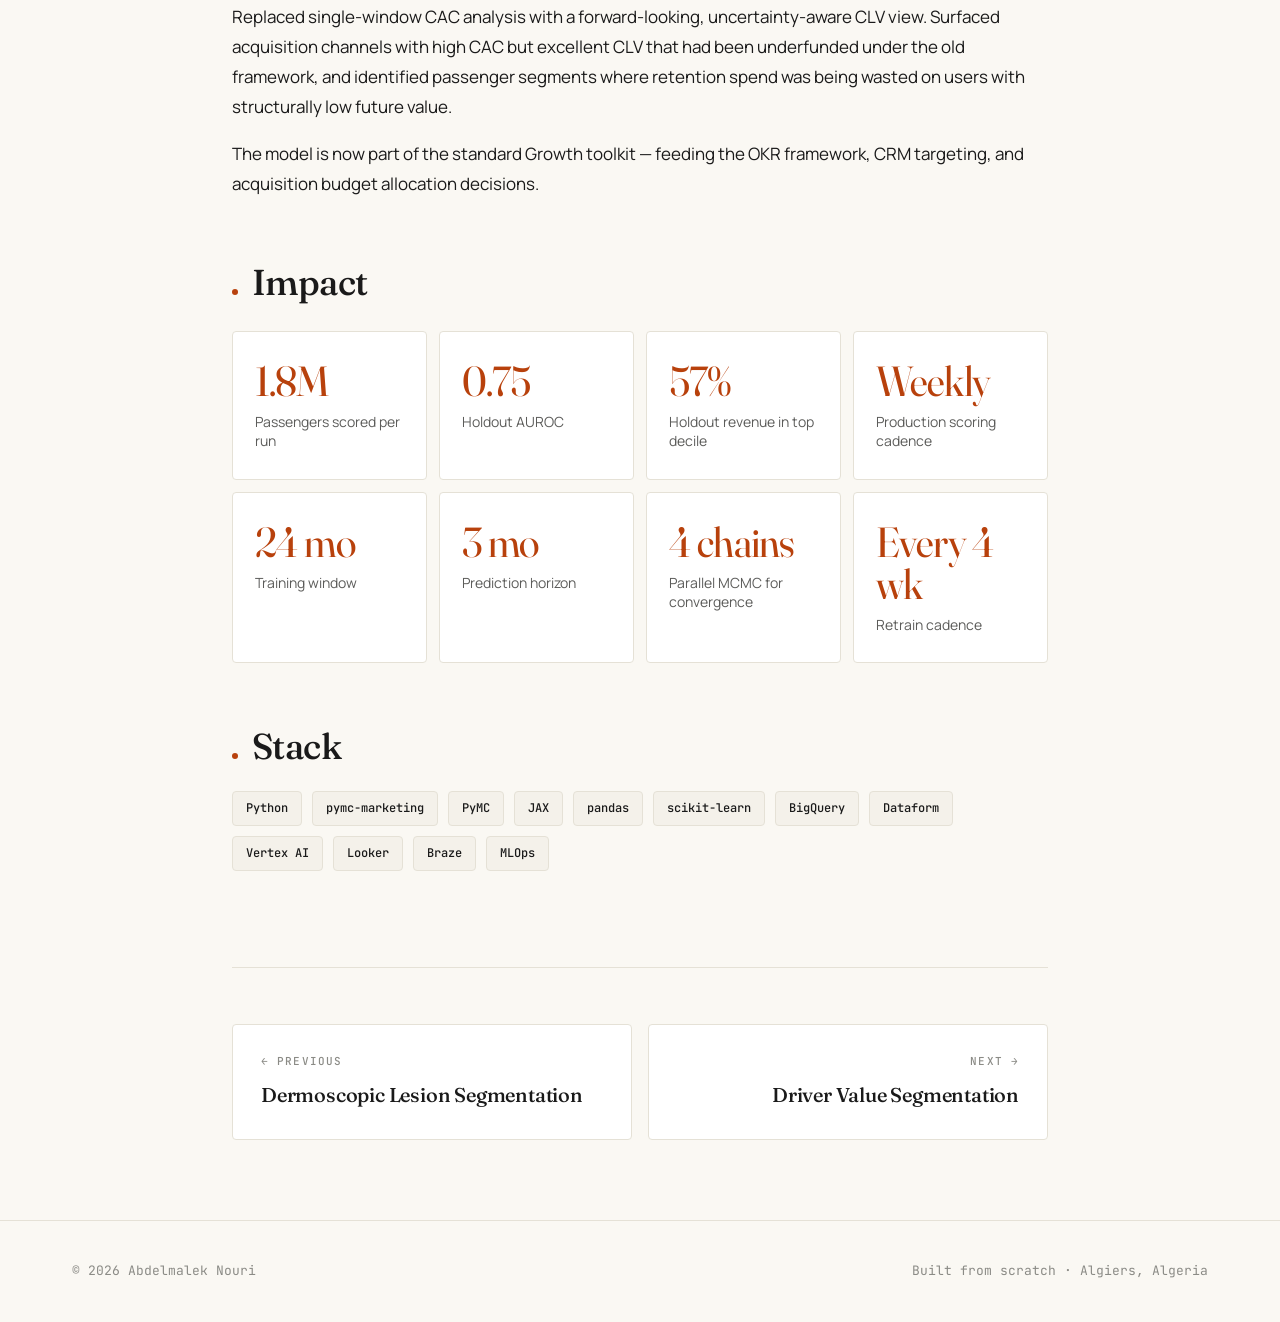
<file: projects/ltv.html>
<!DOCTYPE html>
<html lang="en">
<head>
<meta charset="UTF-8">
<meta name="viewport" content="width=device-width, initial-scale=1.0">
<title>Bayesian Passenger CLV Model — Abdelmalek Nouri</title>
<meta name="description" content="Bayesian CLV model (MBG/NBD + Gamma-Gamma, pymc-marketing) for 1.8M passengers at Heetch — 24-month training, 3-month prediction horizon, weekly scoring, monthly retrain on GCP Vertex AI.">
<link rel="preconnect" href="https://fonts.googleapis.com">
<link rel="preconnect" href="https://fonts.gstatic.com" crossorigin>
<link href="https://fonts.googleapis.com/css2?family=Fraunces:opsz,wght@9..144,300;9..144,400;9..144,500;9..144,600&family=Manrope:wght@300;400;500;600;700&family=JetBrains+Mono:wght@400;500&display=swap" rel="stylesheet">
<link rel="stylesheet" href="../styles.css">
</head>
<body>

<nav class="topnav">
  <div class="nav-inner">
    <a href="../index.html" class="nav-brand">Abdelmalek<span>.</span></a>
    <div class="nav-links">
      <a href="../index.html#about">About</a>
      <a href="../index.html#work" class="active">Work</a>
      <a href="../index.html#skills">Skills</a>
      <a href="../index.html#contact" class="nav-cta">Get in touch</a>
    </div>
  </div>
</nav>

<main class="project-page">
  <div class="container-narrow">

    <div class="breadcrumb">
      <a href="../index.html">Home</a>
      <span class="breadcrumb-sep">/</span>
      <a href="../index.html#work">Work</a>
      <span class="breadcrumb-sep">/</span>
      <span>Bayesian Passenger CLV Model</span>
    </div>

    <div class="project-header">
      <div class="project-tag-row">
        <span class="project-tag tag-ml">ML / Modelling</span>
        <span class="project-tag project-tag-secondary">2026</span>
        <span class="project-tag project-tag-secondary">Heetch</span>
      </div>
      <h1 class="project-h1">Bayesian Passenger <em>CLV</em> Model.</h1>
      <p class="project-context">
        Production Bayesian customer lifetime value model for 1.8 million Heetch passengers,
        built on MBG/NBD + Gamma-Gamma using pymc-marketing. Trained on 24 months of
        historical ride and payment data; predicts each passenger's expected revenue over the
        next 3 months with full posterior uncertainty. Scoring runs weekly on GCP Vertex AI;
        the model retrains every 4 weeks. Outputs flow directly into Braze for CRM activation.
      </p>

      <div class="meta-grid">
        <div class="meta-cell">
          <div class="meta-cell-label">Company</div>
          <div class="meta-cell-value">Heetch</div>
        </div>
        <div class="meta-cell">
          <div class="meta-cell-label">Scale</div>
          <div class="meta-cell-value">1.8M passengers</div>
        </div>
        <div class="meta-cell">
          <div class="meta-cell-label">Stakeholder</div>
          <div class="meta-cell-value">VP of Growth</div>
        </div>
        <div class="meta-cell">
          <div class="meta-cell-label">Year</div>
          <div class="meta-cell-value">2026</div>
        </div>
      </div>
    </div>

    <section class="proj-section">
      <h2>The problem</h2>
      <p>
        The Growth team was allocating acquisition spend across channels (Adjust, Meta, Google,
        Apple Search) using <strong>short-window CAC and payback metrics</strong>. This
        systematically underweighted channels that brought in users with longer payback
        periods but higher lifetime value — exactly the kind of users you most want to
        acquire. CRM, meanwhile, was targeting based on static RFM, with no probabilistic
        view of future value.
      </p>
      <p>
        Traditional LTV approaches fall in two traps. Either they're too simple — ARPU ×
        retention curve — and miss the heterogeneity in how passengers actually behave. Or
        they're too complex — deep learning on event sequences — and lose interpretability,
        which matters when the VP needs to understand <em>why</em> a channel or segment is
        being recommended.
      </p>
      <p>
        I chose the <strong>Bayesian probabilistic approach</strong> deliberately: it gives
        accurate per-passenger predictions <em>with calibrated uncertainty</em>, while keeping
        each component interpretable. The output isn't just a number — it's a posterior
        distribution, which means Growth can make decisions with full visibility into how
        confident the model is on any given cohort.
      </p>
    </section>

    <section class="proj-section">
      <h2>Approach</h2>
      <p>
        I used <strong>MBG/NBD + Gamma-Gamma</strong>, implemented in
        <code>pymc-marketing</code> — a probabilistic framework that decomposes CLV into a
        frequency component and a monetary component, each fit by Bayesian inference rather
        than maximum likelihood.
      </p>

      <h3>Frequency component — MBG/NBD</h3>
      <p>
        The Modified Beta-Geometric / Negative Binomial Distribution model predicts the
        expected number of future rides per passenger, conditional on their full history. Two
        latent processes:
      </p>
      <ul>
        <li>A <strong>Poisson process</strong> governing how frequently an active passenger takes rides.</li>
        <li>A <strong>Beta-distributed dropout probability</strong> — the chance that a passenger goes inactive after any given ride.</li>
      </ul>
      <p>
        The "modified" variant (MBG/NBD vs the classical BG/NBD) handles passengers with zero
        repeat purchases properly — a meaningful population in ride-hailing that the classical
        model treats incorrectly.
      </p>

      <h3>Monetary component — Gamma-Gamma</h3>
      <p>
        Conditional on the frequency model, the Gamma-Gamma model predicts the average revenue
        per ride for each passenger. It assumes monetary value per transaction follows a
        Gamma distribution and that spending pattern is independent of frequency pattern — an
        assumption I validated empirically on holdout data before deploying.
      </p>

      <h3>Bayesian inference via MCMC</h3>
      <p>
        Both models are fit using <strong>Markov Chain Monte Carlo</strong> in pymc-marketing,
        which gives a full posterior over the model parameters rather than point estimates.
        This is the key advantage: every CLV prediction comes with an uncertainty band, which
        propagates into downstream segmentation and budgeting decisions.
      </p>

      <div class="code-block"><span class="c-comment"># MBG/NBD: fit frequency model with MCMC</span>
mbg = MBGModel(data=df_passenger_summary)
mbg.fit(
    draws=<span class="c-num">2000</span>,
    tune=<span class="c-num">1000</span>,
    chains=<span class="c-num">4</span>,          <span class="c-comment"># 4 parallel chains for convergence diagnostics</span>
    target_accept=<span class="c-num">0.95</span>
)

<span class="c-comment"># Posterior predictive: expected rides over next 3 months (T = 90 days)</span>
expected_rides_3m = mbg.expected_purchases(
    customer_id=df.customer_id,
    future_t=<span class="c-num">90</span>,
    return_mean=<span class="c-key">False</span>   <span class="c-comment"># return full posterior samples</span>
)

<span class="c-comment"># Gamma-Gamma: fit monetary model, combine for CLV</span>
gg = GammaGammaModel(data=df_passenger_summary)
gg.fit(draws=<span class="c-num">2000</span>, tune=<span class="c-num">1000</span>, chains=<span class="c-num">4</span>)

clv_3m_posterior = expected_rides_3m * gg.expected_customer_spend(...)</div>

      <h3>Convergence diagnostics</h3>
      <p>
        Ran <strong>4 parallel MCMC chains</strong> and validated convergence via standard
        Bayesian diagnostics — <code>R-hat &lt; 1.01</code>, effective sample size &gt; 1000
        per parameter, no divergent transitions. These checks run automatically on every
        retrain and <strong>block deployment if they fail</strong>. This is the difference
        between "we fit a Bayesian model" and "we deploy a Bayesian model that's actually
        trustworthy."
      </p>

      <h3>Probability calibration</h3>
      <p>
        For the binary "will purchase in next 3 months" signal derived from the frequency
        model, I applied <strong>isotonic calibration</strong> on a holdout fold to ensure
        predicted probabilities match observed empirical rates. Calibration matters when
        downstream consumers (CRM, budget allocation) make threshold decisions on the score.
      </p>
    </section>

    <section class="proj-section">
      <h2>Training data &amp; features</h2>
      <p>
        Trained on <strong>24 months of historical passenger data</strong> — full ride
        history, payment records, lifecycle transitions, and behavioural signals. The 24-month
        window was chosen to capture full seasonality cycles while avoiding stale behaviour
        from passengers who behave very differently today than two years ago.
      </p>
      <p>
        Beyond the core RFM signals (recency, frequency, monetary value), I engineered
        features that capture meaningful passenger behaviour patterns:
      </p>
      <ul>
        <li><strong>Payment method mix</strong> — card vs cash distribution, a strong signal in markets where one payment type dominates.</li>
        <li><strong>Ride radius</strong> — median and variance of pickup/destination geographies, capturing commuter-heavy vs social-heavy patterns.</li>
        <li><strong>Time-of-day distribution</strong> — morning / evening / weekend skew.</li>
        <li><strong>Lifecycle stage</strong> from the behavioural segmentation pipeline.</li>
        <li><strong>Cancellation behaviour</strong> — cancel rate and recency, a leading indicator for disengagement that pure frequency models miss.</li>
      </ul>
    </section>

    <section class="proj-section">
      <h2>Production pipeline</h2>

      <h3>Weekly scoring · monthly retrain</h3>
      <p>The pipeline runs on a two-tier cadence:</p>
      <ul>
        <li><strong>Weekly scoring.</strong> Every week, the latest model scores all 1.8M passengers and materialises CLV + uncertainty + decile + lifecycle stage to a BigQuery table.</li>
        <li><strong>Monthly retrain.</strong> Every 4 weeks, the full pipeline retrains on the most recent 24 months. Convergence diagnostics gate deployment — if R-hat or ESS thresholds fail, the previous model continues scoring until the next retrain succeeds.</li>
      </ul>
      <p>
        Decoupling scoring (cheap, weekly) from retraining (expensive, monthly) was deliberate.
        It gives CRM fresh scores every week without burning compute on unnecessary refits,
        and keeps model parameters stable enough that downstream segment definitions don't
        drift week-to-week.
      </p>

      <h3>Orchestration on GCP Vertex AI</h3>
      <ul>
        <li>Training job runs on Vertex AI Workbench with managed pymc / JAX backend for MCMC acceleration.</li>
        <li>Scoring job materialises predictions to BigQuery, partitioned by scoring date.</li>
        <li>Looker dashboard reads from the materialised table — channel × cohort × CLV breakdown with confidence intervals, used by the VP of Growth for budget reviews.</li>
        <li>Braze sync runs after each scoring run, pushing fresh CLV deciles and lifecycle stages to CRM-ready audience segments for same-day activation.</li>
      </ul>

      <div class="pull-quote">
        Top decile captured 57% of total holdout revenue — meaning CRM and retention spend can be concentrated on the 10% of passengers who actually drive over half the business.
      </div>
    </section>

    <section class="proj-section">
      <h2>Outcome</h2>
      <p>
        Replaced single-window CAC analysis with a forward-looking, uncertainty-aware CLV view.
        Surfaced acquisition channels with high CAC but excellent CLV that had been underfunded
        under the old framework, and identified passenger segments where retention spend was
        being wasted on users with structurally low future value.
      </p>
      <p>
        The model is now part of the standard Growth toolkit — feeding the OKR framework, CRM
        targeting, and acquisition budget allocation decisions.
      </p>
    </section>

    <section class="proj-section">
      <h2>Impact</h2>
      <div class="metric-grid">
        <div class="metric-tile">
          <div class="metric-tile-value">1.8M</div>
          <div class="metric-tile-label">Passengers scored per run</div>
        </div>
        <div class="metric-tile">
          <div class="metric-tile-value">0.75</div>
          <div class="metric-tile-label">Holdout AUROC</div>
        </div>
        <div class="metric-tile">
          <div class="metric-tile-value">57%</div>
          <div class="metric-tile-label">Holdout revenue in top decile</div>
        </div>
        <div class="metric-tile">
          <div class="metric-tile-value">Weekly</div>
          <div class="metric-tile-label">Production scoring cadence</div>
        </div>
        <div class="metric-tile">
          <div class="metric-tile-value">24 mo</div>
          <div class="metric-tile-label">Training window</div>
        </div>
        <div class="metric-tile">
          <div class="metric-tile-value">3 mo</div>
          <div class="metric-tile-label">Prediction horizon</div>
        </div>
        <div class="metric-tile">
          <div class="metric-tile-value">4 chains</div>
          <div class="metric-tile-label">Parallel MCMC for convergence</div>
        </div>
        <div class="metric-tile">
          <div class="metric-tile-value">Every 4 wk</div>
          <div class="metric-tile-label">Retrain cadence</div>
        </div>
      </div>
    </section>

    <section class="proj-section">
      <h2>Stack</h2>
      <div class="stack-pills">
        <span class="stack-pill">Python</span>
        <span class="stack-pill">pymc-marketing</span>
        <span class="stack-pill">PyMC</span>
        <span class="stack-pill">JAX</span>
        <span class="stack-pill">pandas</span>
        <span class="stack-pill">scikit-learn</span>
        <span class="stack-pill">BigQuery</span>
        <span class="stack-pill">Dataform</span>
        <span class="stack-pill">Vertex AI</span>
        <span class="stack-pill">Looker</span>
        <span class="stack-pill">Braze</span>
        <span class="stack-pill">MLOps</span>
      </div>
    </section>

    <div class="proj-footer-nav">
      <a class="proj-nav-link prev" href="derm.html">
        <div class="proj-nav-direction">← Previous</div>
        <div class="proj-nav-title">Dermoscopic Lesion Segmentation</div>
      </a>
      <a class="proj-nav-link next" href="driver-value.html">
        <div class="proj-nav-direction">Next →</div>
        <div class="proj-nav-title">Driver Value Segmentation</div>
      </a>
    </div>

  </div>
</main>

<footer>
  <div class="container">
    <div class="footer-inner">
      <div>© 2026 Abdelmalek Nouri</div>
      <div>Built from scratch · Algiers, Algeria</div>
    </div>
  </div>
</footer>

</body>
</html>
</file>
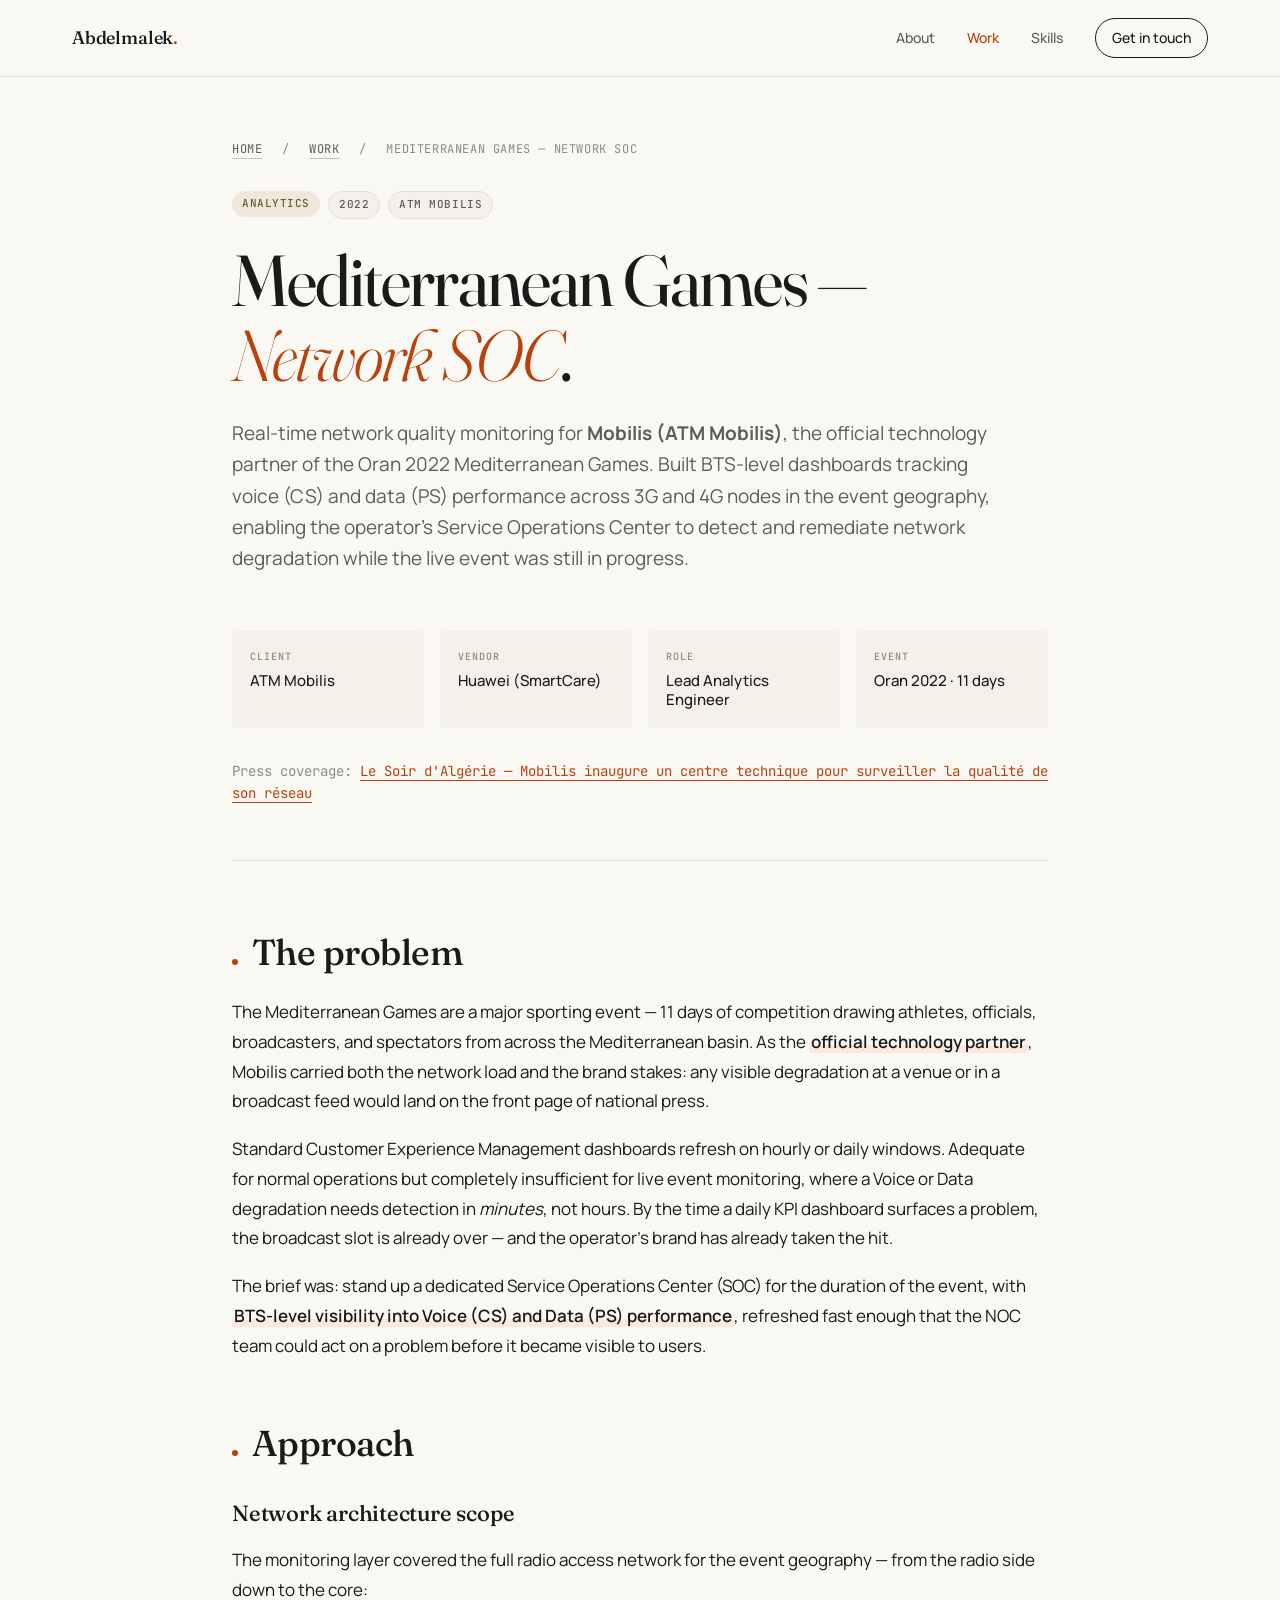
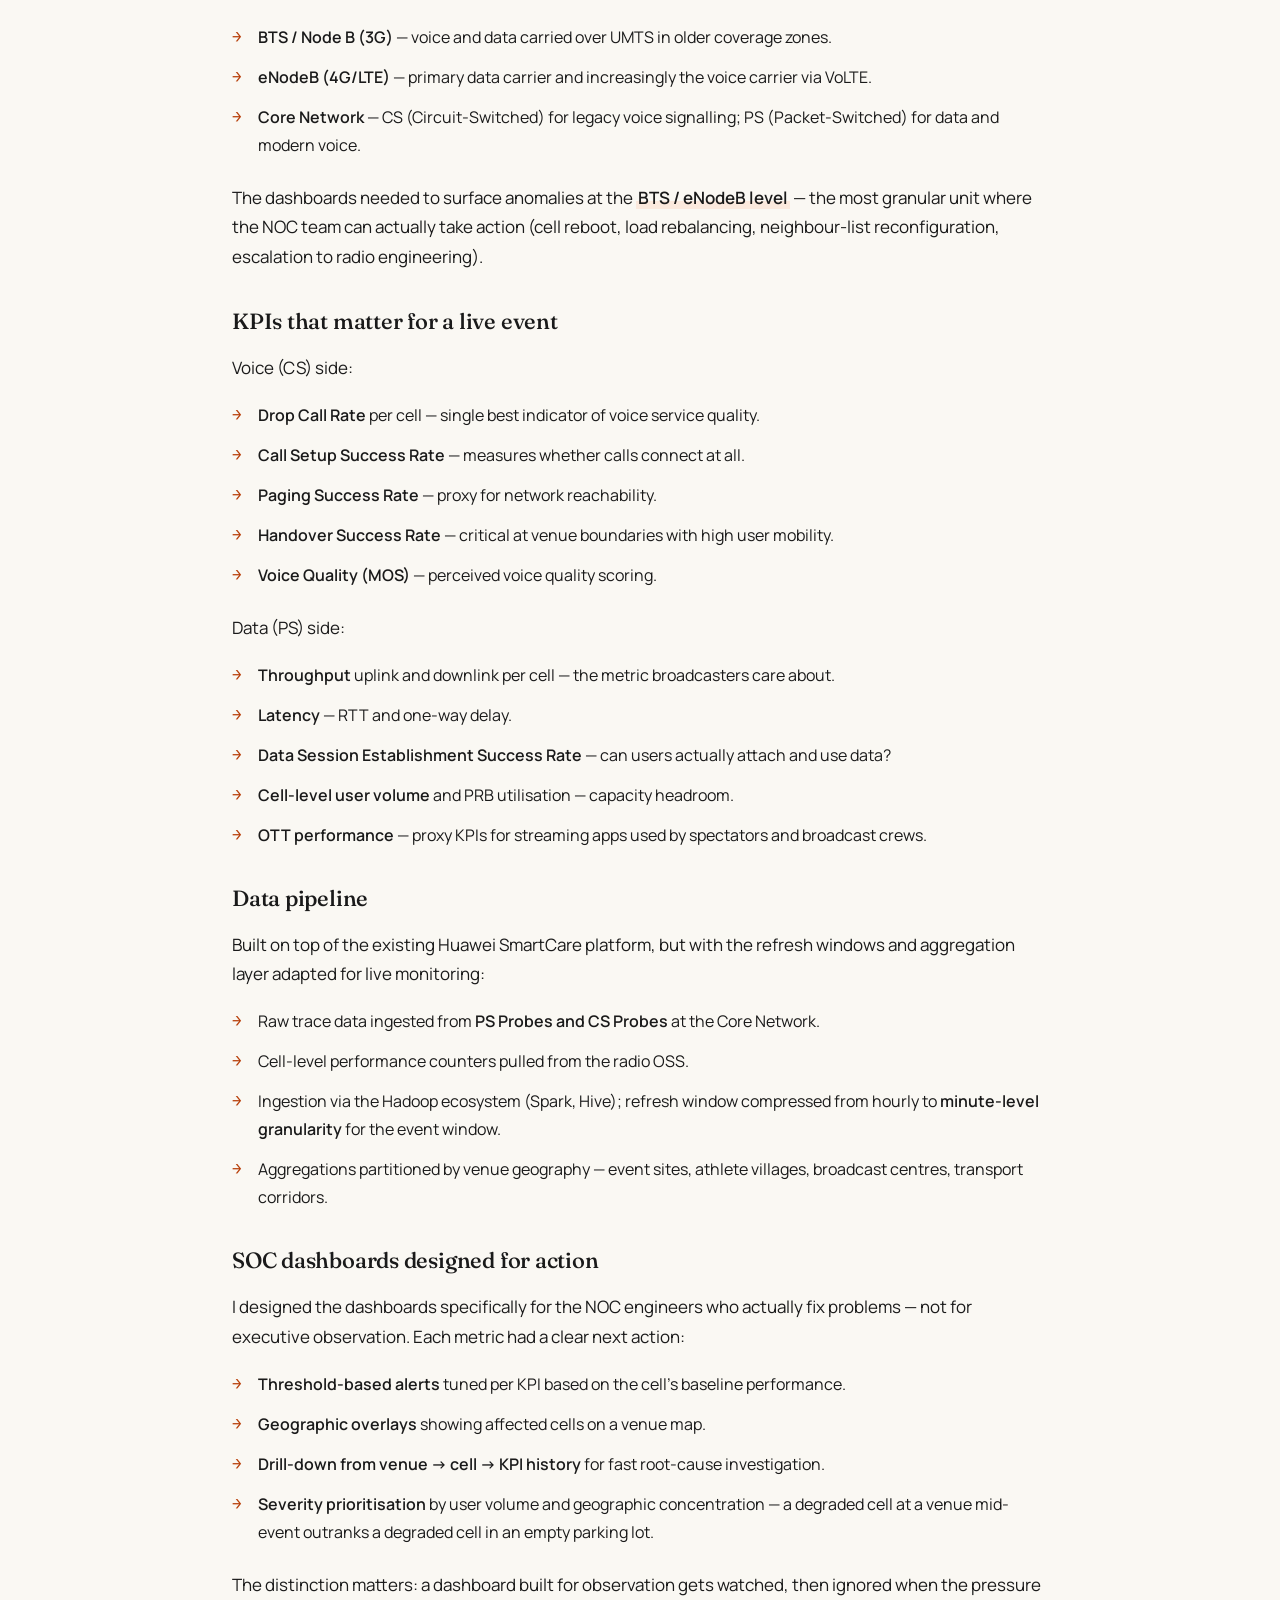
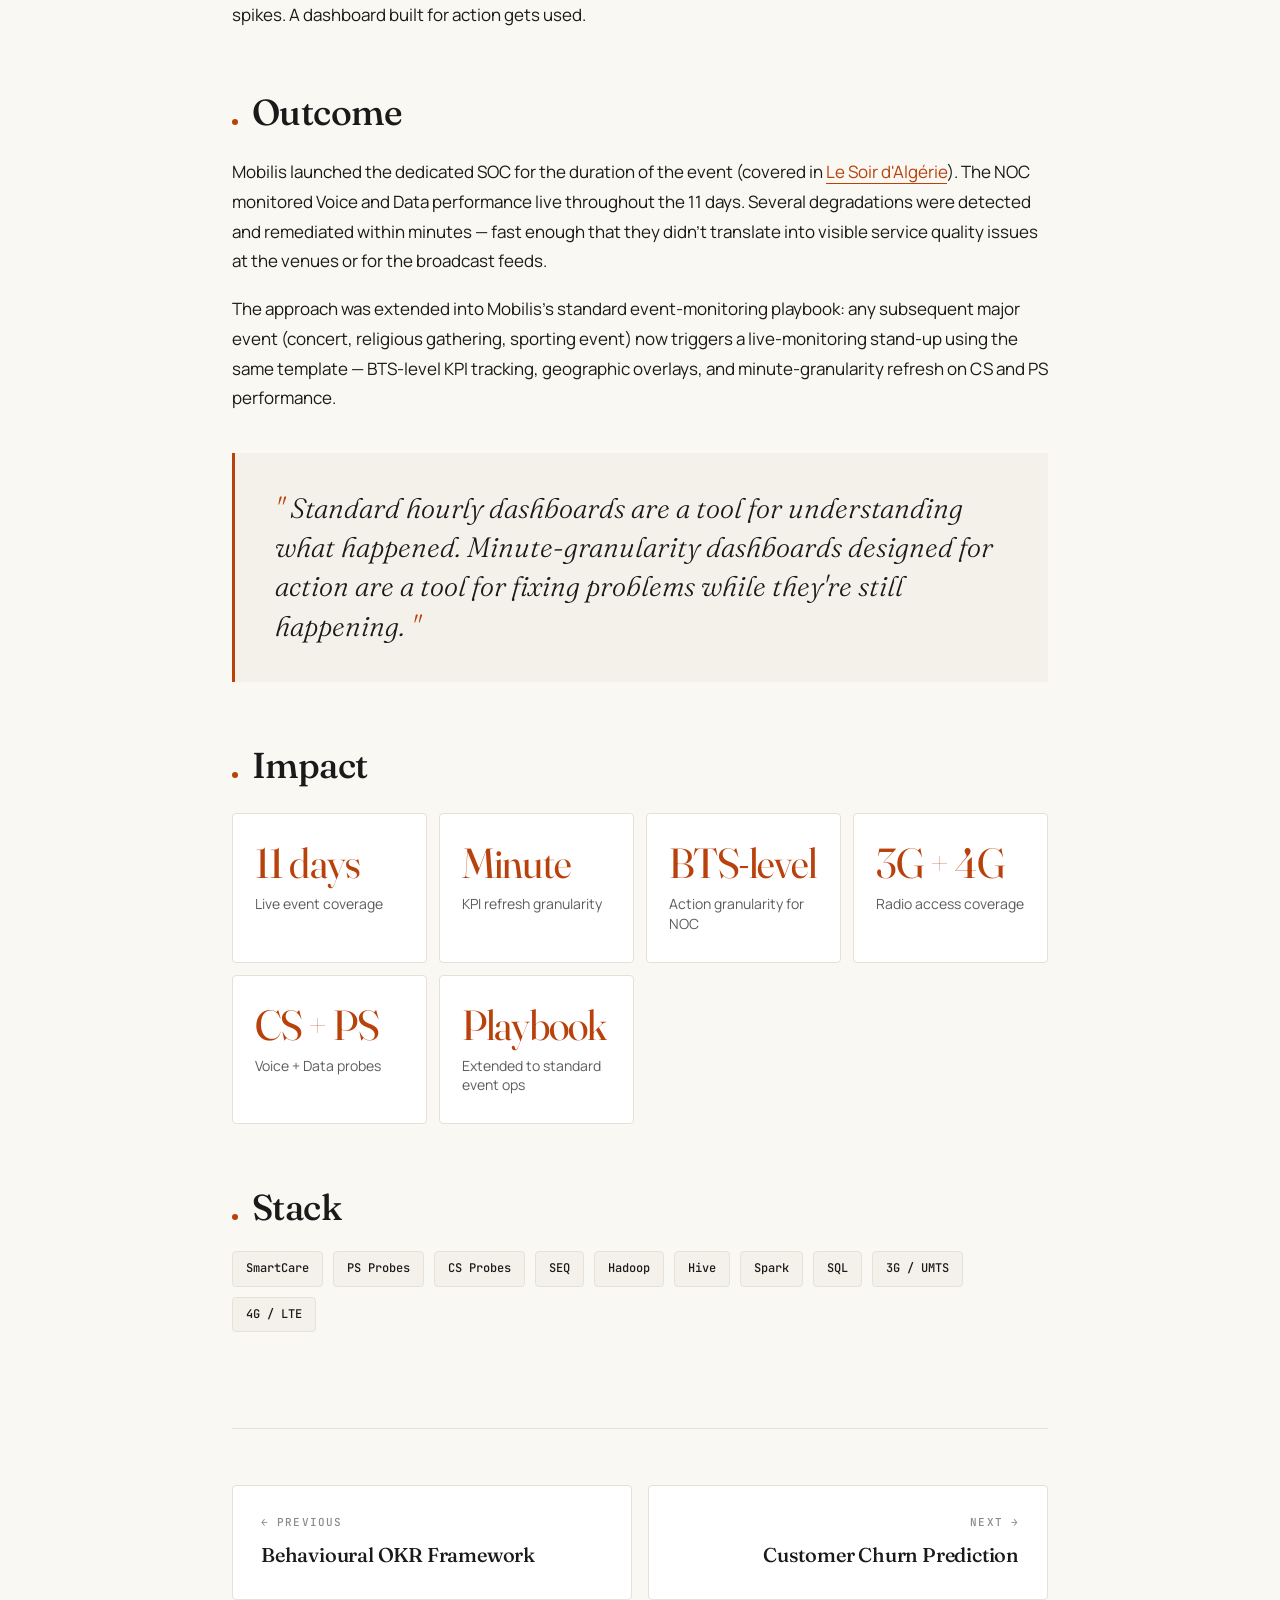
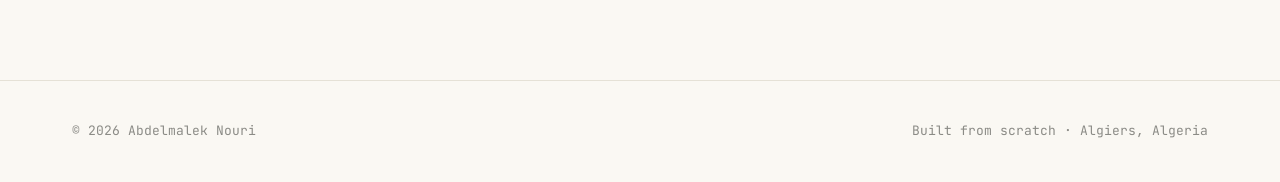
<file: projects/medgames.html>
<!DOCTYPE html>
<html lang="en">
<head>
<meta charset="UTF-8">
<meta name="viewport" content="width=device-width, initial-scale=1.0">
<title>Mediterranean Games — Network SOC — Abdelmalek Nouri</title>
<meta name="description" content="Real-time network quality monitoring for Mobilis (ATM Mobilis), official technology partner of the Oran 2022 Mediterranean Games. BTS-level voice (CS) and data (PS) performance dashboards covering 3G/4G nodes.">
<link rel="preconnect" href="https://fonts.googleapis.com">
<link rel="preconnect" href="https://fonts.gstatic.com" crossorigin>
<link href="https://fonts.googleapis.com/css2?family=Fraunces:opsz,wght@9..144,300;9..144,400;9..144,500;9..144,600&family=Manrope:wght@300;400;500;600;700&family=JetBrains+Mono:wght@400;500&display=swap" rel="stylesheet">
<link rel="stylesheet" href="../styles.css">
</head>
<body>

<nav class="topnav">
  <div class="nav-inner">
    <a href="../index.html" class="nav-brand">Abdelmalek<span>.</span></a>
    <div class="nav-links">
      <a href="../index.html#about">About</a>
      <a href="../index.html#work" class="active">Work</a>
      <a href="../index.html#skills">Skills</a>
      <a href="../index.html#contact" class="nav-cta">Get in touch</a>
    </div>
  </div>
</nav>

<main class="project-page">
  <div class="container-narrow">

    <div class="breadcrumb">
      <a href="../index.html">Home</a>
      <span class="breadcrumb-sep">/</span>
      <a href="../index.html#work">Work</a>
      <span class="breadcrumb-sep">/</span>
      <span>Mediterranean Games — Network SOC</span>
    </div>

    <div class="project-header">
      <div class="project-tag-row">
        <span class="project-tag tag-analytics">Analytics</span>
        <span class="project-tag project-tag-secondary">2022</span>
        <span class="project-tag project-tag-secondary">ATM Mobilis</span>
      </div>
      <h1 class="project-h1">Mediterranean Games — <em>Network SOC</em>.</h1>
      <p class="project-context">
        Real-time network quality monitoring for <strong>Mobilis (ATM Mobilis)</strong>, the
        official technology partner of the Oran 2022 Mediterranean Games. Built BTS-level
        dashboards tracking voice (CS) and data (PS) performance across 3G and 4G nodes in
        the event geography, enabling the operator's Service Operations Center to detect and
        remediate network degradation while the live event was still in progress.
      </p>

      <div class="meta-grid">
        <div class="meta-cell">
          <div class="meta-cell-label">Client</div>
          <div class="meta-cell-value">ATM Mobilis</div>
        </div>
        <div class="meta-cell">
          <div class="meta-cell-label">Vendor</div>
          <div class="meta-cell-value">Huawei (SmartCare)</div>
        </div>
        <div class="meta-cell">
          <div class="meta-cell-label">Role</div>
          <div class="meta-cell-value">Lead Analytics Engineer</div>
        </div>
        <div class="meta-cell">
          <div class="meta-cell-label">Event</div>
          <div class="meta-cell-value">Oran 2022 · 11 days</div>
        </div>
      </div>

      <p style="margin-top: 32px; font-size: 14px; color: var(--text-3); font-family: var(--mono);">
        Press coverage:
        <a href="https://www.lesoirdalgerie.com/supplement-tic/mobilis-inaugure-un-centre-technique-pour-surveiller-la-qualite-de-son-reseau-83682" target="_blank" rel="noopener" style="color: var(--accent); text-decoration: none; border-bottom: 1px solid var(--accent);">Le Soir d'Algérie — Mobilis inaugure un centre technique pour surveiller la qualité de son réseau</a>
      </p>
    </div>

    <!-- The problem -->
    <section class="proj-section">
      <h2>The problem</h2>
      <p>
        The Mediterranean Games are a major sporting event — 11 days of competition drawing
        athletes, officials, broadcasters, and spectators from across the Mediterranean basin.
        As the <strong>official technology partner</strong>, Mobilis carried both the network
        load and the brand stakes: any visible degradation at a venue or in a broadcast feed
        would land on the front page of national press.
      </p>
      <p>
        Standard Customer Experience Management dashboards refresh on hourly or daily windows.
        Adequate for normal operations but completely insufficient for live event monitoring,
        where a Voice or Data degradation needs detection in <em>minutes</em>, not hours. By
        the time a daily KPI dashboard surfaces a problem, the broadcast slot is already over
        — and the operator's brand has already taken the hit.
      </p>
      <p>
        The brief was: stand up a dedicated Service Operations Center (SOC) for the duration
        of the event, with <strong>BTS-level visibility into Voice (CS) and Data (PS)
        performance</strong>, refreshed fast enough that the NOC team could act on a problem
        before it became visible to users.
      </p>
    </section>

    <!-- Approach -->
    <section class="proj-section">
      <h2>Approach</h2>

      <h3>Network architecture scope</h3>
      <p>
        The monitoring layer covered the full radio access network for the event geography —
        from the radio side down to the core:
      </p>
      <ul>
        <li><strong>BTS / Node B (3G)</strong> — voice and data carried over UMTS in older coverage zones.</li>
        <li><strong>eNodeB (4G/LTE)</strong> — primary data carrier and increasingly the voice carrier via VoLTE.</li>
        <li><strong>Core Network</strong> — CS (Circuit-Switched) for legacy voice signalling; PS (Packet-Switched) for data and modern voice.</li>
      </ul>
      <p>
        The dashboards needed to surface anomalies at the <strong>BTS / eNodeB level</strong> —
        the most granular unit where the NOC team can actually take action (cell reboot, load
        rebalancing, neighbour-list reconfiguration, escalation to radio engineering).
      </p>

      <h3>KPIs that matter for a live event</h3>
      <p>Voice (CS) side:</p>
      <ul>
        <li><strong>Drop Call Rate</strong> per cell — single best indicator of voice service quality.</li>
        <li><strong>Call Setup Success Rate</strong> — measures whether calls connect at all.</li>
        <li><strong>Paging Success Rate</strong> — proxy for network reachability.</li>
        <li><strong>Handover Success Rate</strong> — critical at venue boundaries with high user mobility.</li>
        <li><strong>Voice Quality (MOS)</strong> — perceived voice quality scoring.</li>
      </ul>
      <p>Data (PS) side:</p>
      <ul>
        <li><strong>Throughput</strong> uplink and downlink per cell — the metric broadcasters care about.</li>
        <li><strong>Latency</strong> — RTT and one-way delay.</li>
        <li><strong>Data Session Establishment Success Rate</strong> — can users actually attach and use data?</li>
        <li><strong>Cell-level user volume</strong> and PRB utilisation — capacity headroom.</li>
        <li><strong>OTT performance</strong> — proxy KPIs for streaming apps used by spectators and broadcast crews.</li>
      </ul>

      <h3>Data pipeline</h3>
      <p>
        Built on top of the existing Huawei SmartCare platform, but with the refresh windows
        and aggregation layer adapted for live monitoring:
      </p>
      <ul>
        <li>Raw trace data ingested from <strong>PS Probes and CS Probes</strong> at the Core Network.</li>
        <li>Cell-level performance counters pulled from the radio OSS.</li>
        <li>Ingestion via the Hadoop ecosystem (Spark, Hive); refresh window compressed from hourly to <strong>minute-level granularity</strong> for the event window.</li>
        <li>Aggregations partitioned by venue geography — event sites, athlete villages, broadcast centres, transport corridors.</li>
      </ul>

      <h3>SOC dashboards designed for action</h3>
      <p>
        I designed the dashboards specifically for the NOC engineers who actually fix
        problems — not for executive observation. Each metric had a clear next action:
      </p>
      <ul>
        <li><strong>Threshold-based alerts</strong> tuned per KPI based on the cell's baseline performance.</li>
        <li><strong>Geographic overlays</strong> showing affected cells on a venue map.</li>
        <li><strong>Drill-down from venue → cell → KPI history</strong> for fast root-cause investigation.</li>
        <li><strong>Severity prioritisation</strong> by user volume and geographic concentration — a degraded cell at a venue mid-event outranks a degraded cell in an empty parking lot.</li>
      </ul>
      <p>
        The distinction matters: a dashboard built for observation gets watched, then ignored
        when the pressure spikes. A dashboard built for action gets used.
      </p>
    </section>

    <!-- Outcome -->
    <section class="proj-section">
      <h2>Outcome</h2>
      <p>
        Mobilis launched the dedicated SOC for the duration of the event (covered in
        <a href="https://www.lesoirdalgerie.com/supplement-tic/mobilis-inaugure-un-centre-technique-pour-surveiller-la-qualite-de-son-reseau-83682" target="_blank" rel="noopener" style="color: var(--accent); text-decoration: none; border-bottom: 1px solid var(--accent);">Le Soir d'Algérie</a>).
        The NOC monitored Voice and Data performance live throughout the 11 days. Several
        degradations were detected and remediated within minutes — fast enough that they
        didn't translate into visible service quality issues at the venues or for the
        broadcast feeds.
      </p>
      <p>
        The approach was extended into Mobilis's standard event-monitoring playbook: any
        subsequent major event (concert, religious gathering, sporting event) now triggers a
        live-monitoring stand-up using the same template — BTS-level KPI tracking, geographic
        overlays, and minute-granularity refresh on CS and PS performance.
      </p>

      <div class="pull-quote">
        Standard hourly dashboards are a tool for understanding what happened. Minute-granularity dashboards designed for action are a tool for fixing problems while they're still happening.
      </div>
    </section>

    <!-- Impact -->
    <section class="proj-section">
      <h2>Impact</h2>
      <div class="metric-grid">
        <div class="metric-tile">
          <div class="metric-tile-value">11 days</div>
          <div class="metric-tile-label">Live event coverage</div>
        </div>
        <div class="metric-tile">
          <div class="metric-tile-value">Minute</div>
          <div class="metric-tile-label">KPI refresh granularity</div>
        </div>
        <div class="metric-tile">
          <div class="metric-tile-value">BTS-level</div>
          <div class="metric-tile-label">Action granularity for NOC</div>
        </div>
        <div class="metric-tile">
          <div class="metric-tile-value">3G + 4G</div>
          <div class="metric-tile-label">Radio access coverage</div>
        </div>
        <div class="metric-tile">
          <div class="metric-tile-value">CS + PS</div>
          <div class="metric-tile-label">Voice + Data probes</div>
        </div>
        <div class="metric-tile">
          <div class="metric-tile-value">Playbook</div>
          <div class="metric-tile-label">Extended to standard event ops</div>
        </div>
      </div>
    </section>

    <!-- Stack -->
    <section class="proj-section">
      <h2>Stack</h2>
      <div class="stack-pills">
        <span class="stack-pill">SmartCare</span>
        <span class="stack-pill">PS Probes</span>
        <span class="stack-pill">CS Probes</span>
        <span class="stack-pill">SEQ</span>
        <span class="stack-pill">Hadoop</span>
        <span class="stack-pill">Hive</span>
        <span class="stack-pill">Spark</span>
        <span class="stack-pill">SQL</span>
        <span class="stack-pill">3G / UMTS</span>
        <span class="stack-pill">4G / LTE</span>
      </div>
    </section>

    <div class="proj-footer-nav">
      <a class="proj-nav-link prev" href="okr.html">
        <div class="proj-nav-direction">← Previous</div>
        <div class="proj-nav-title">Behavioural OKR Framework</div>
      </a>
      <a class="proj-nav-link next" href="churn.html">
        <div class="proj-nav-direction">Next →</div>
        <div class="proj-nav-title">Customer Churn Prediction</div>
      </a>
    </div>

  </div>
</main>

<footer>
  <div class="container">
    <div class="footer-inner">
      <div>© 2026 Abdelmalek Nouri</div>
      <div>Built from scratch · Algiers, Algeria</div>
    </div>
  </div>
</footer>

</body>
</html>
</file>
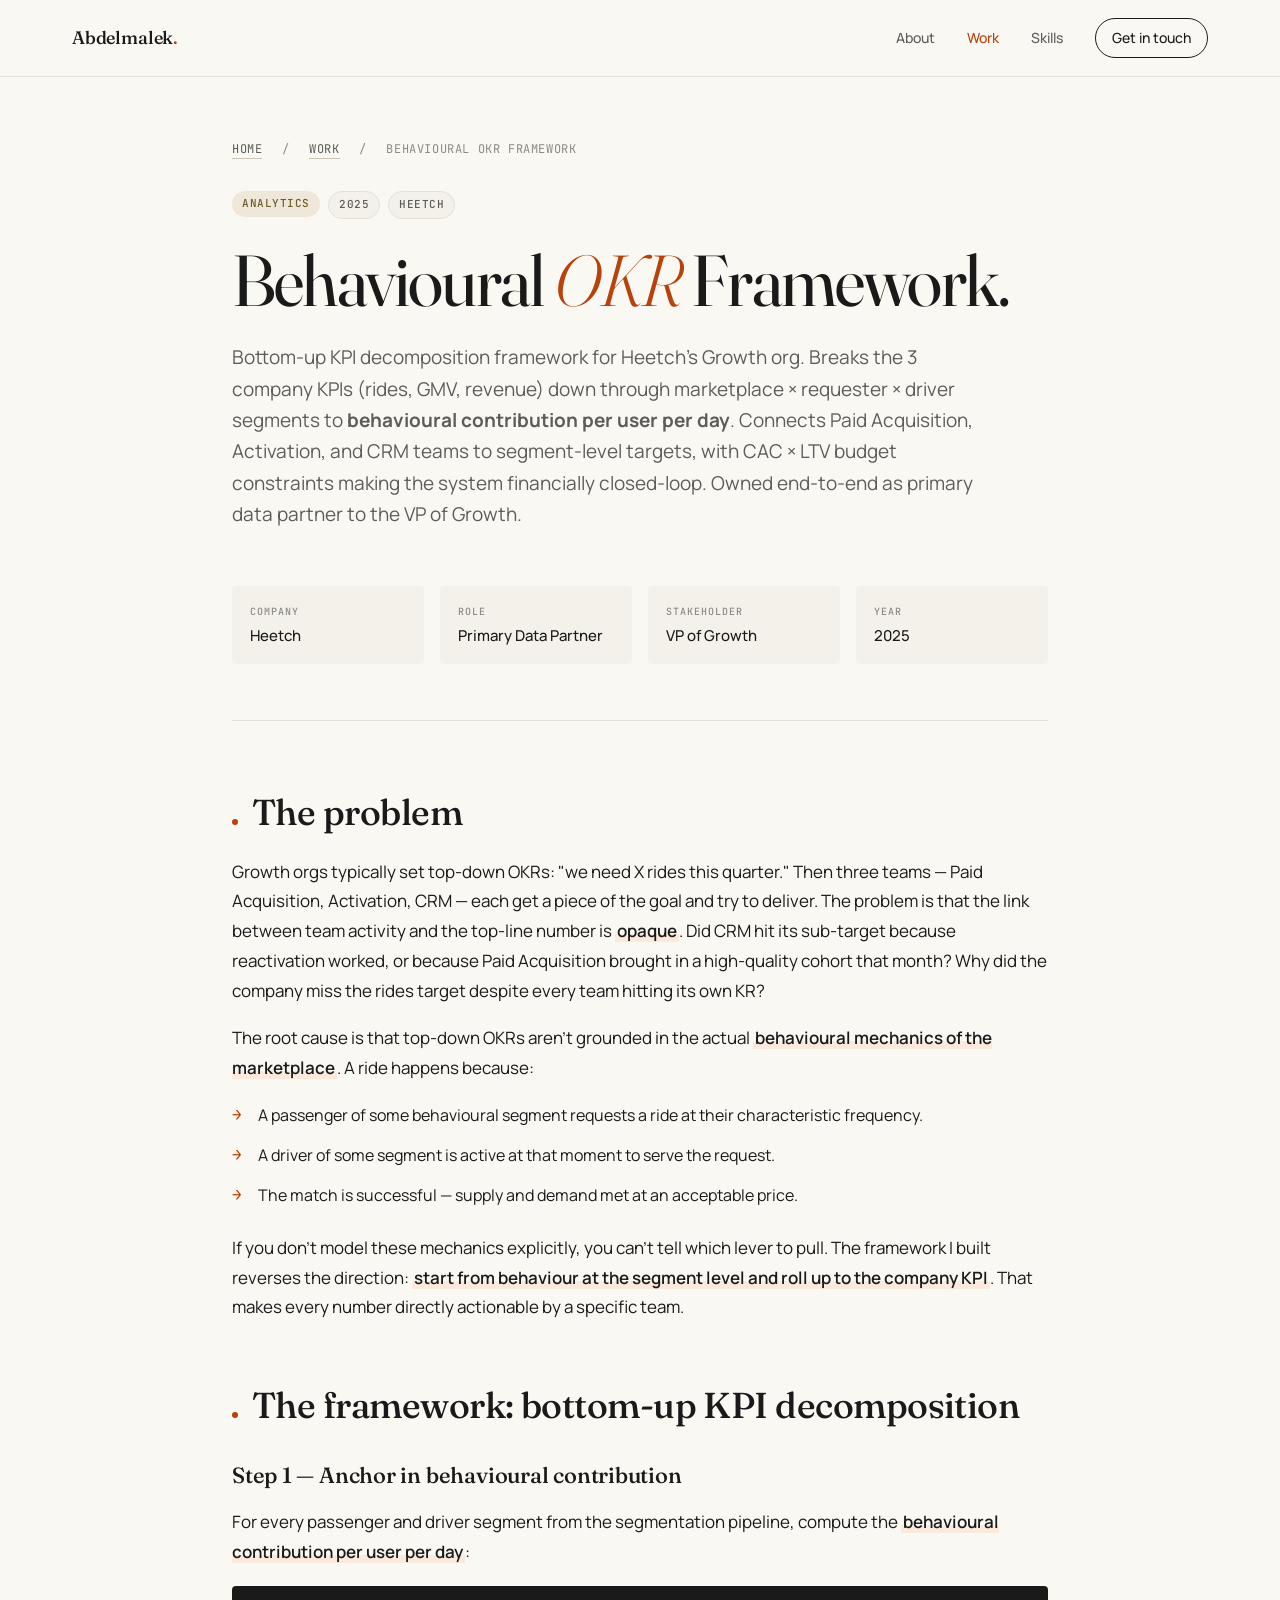
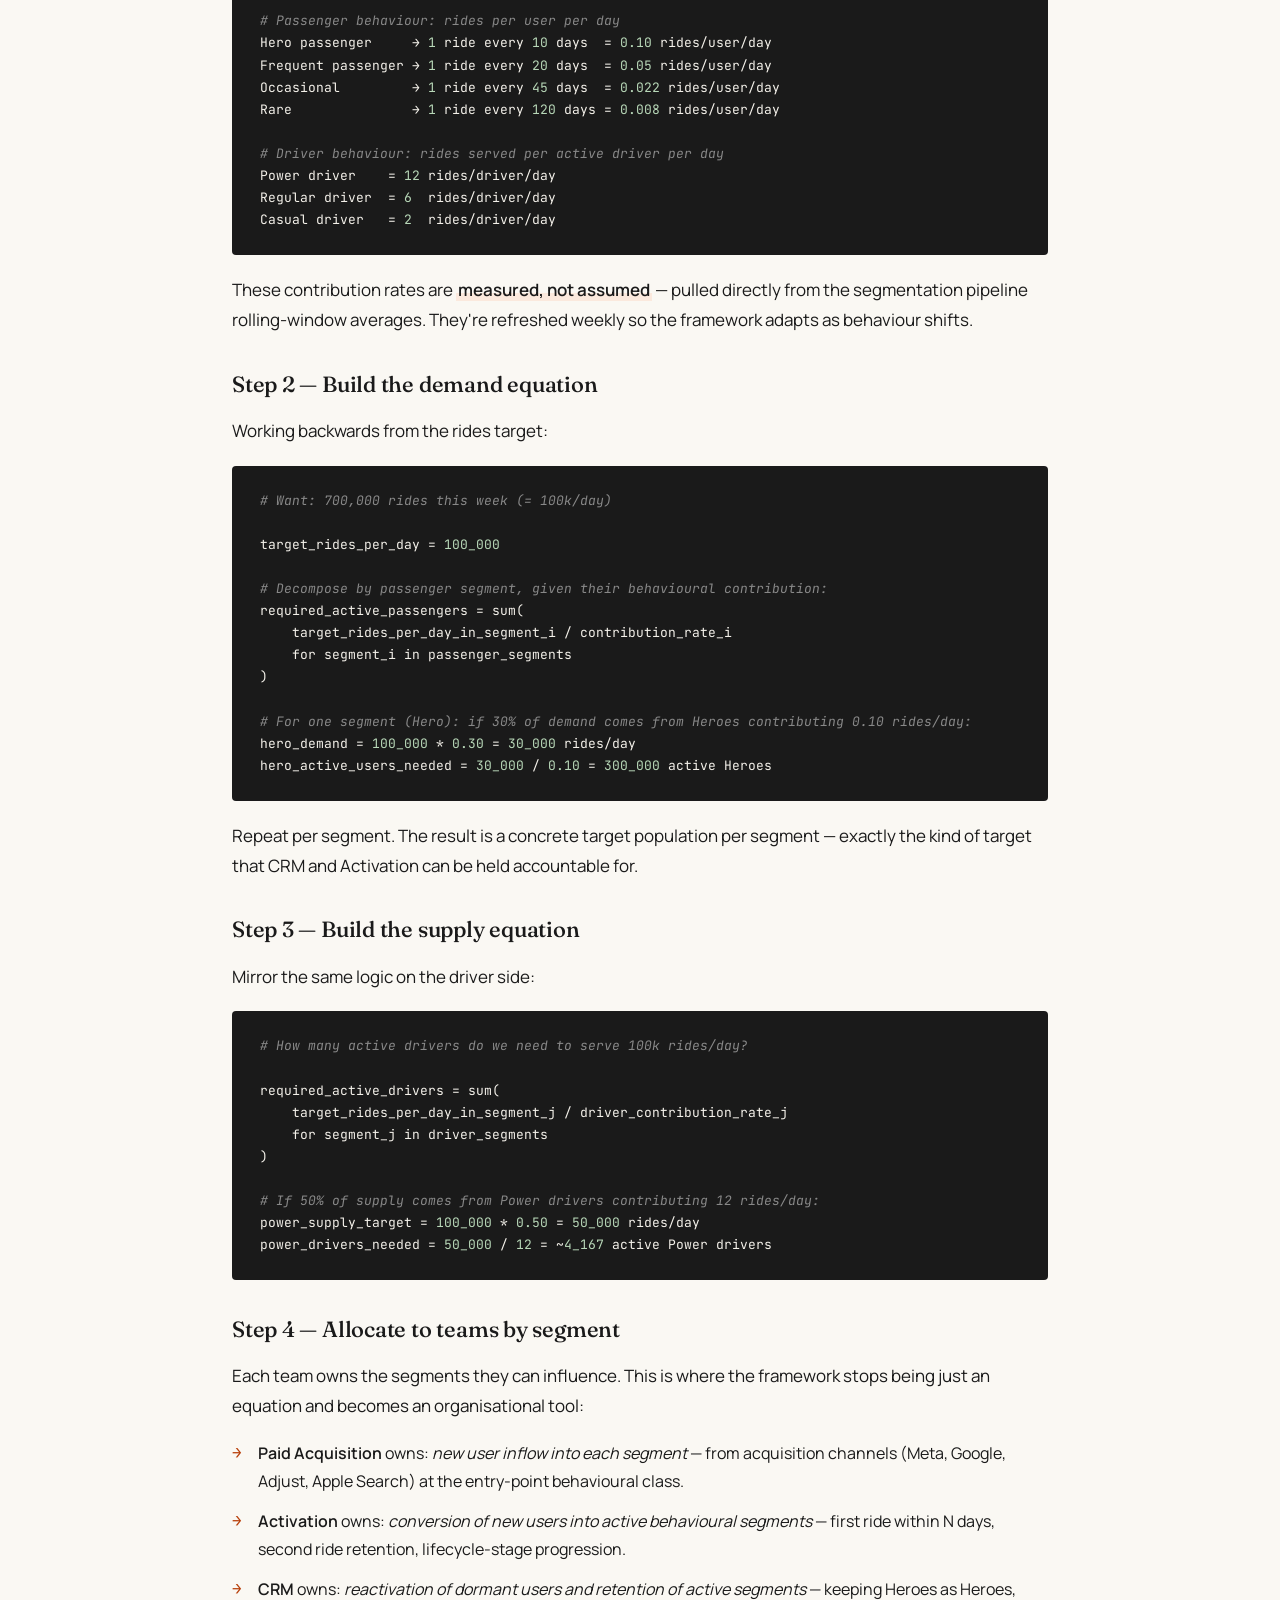
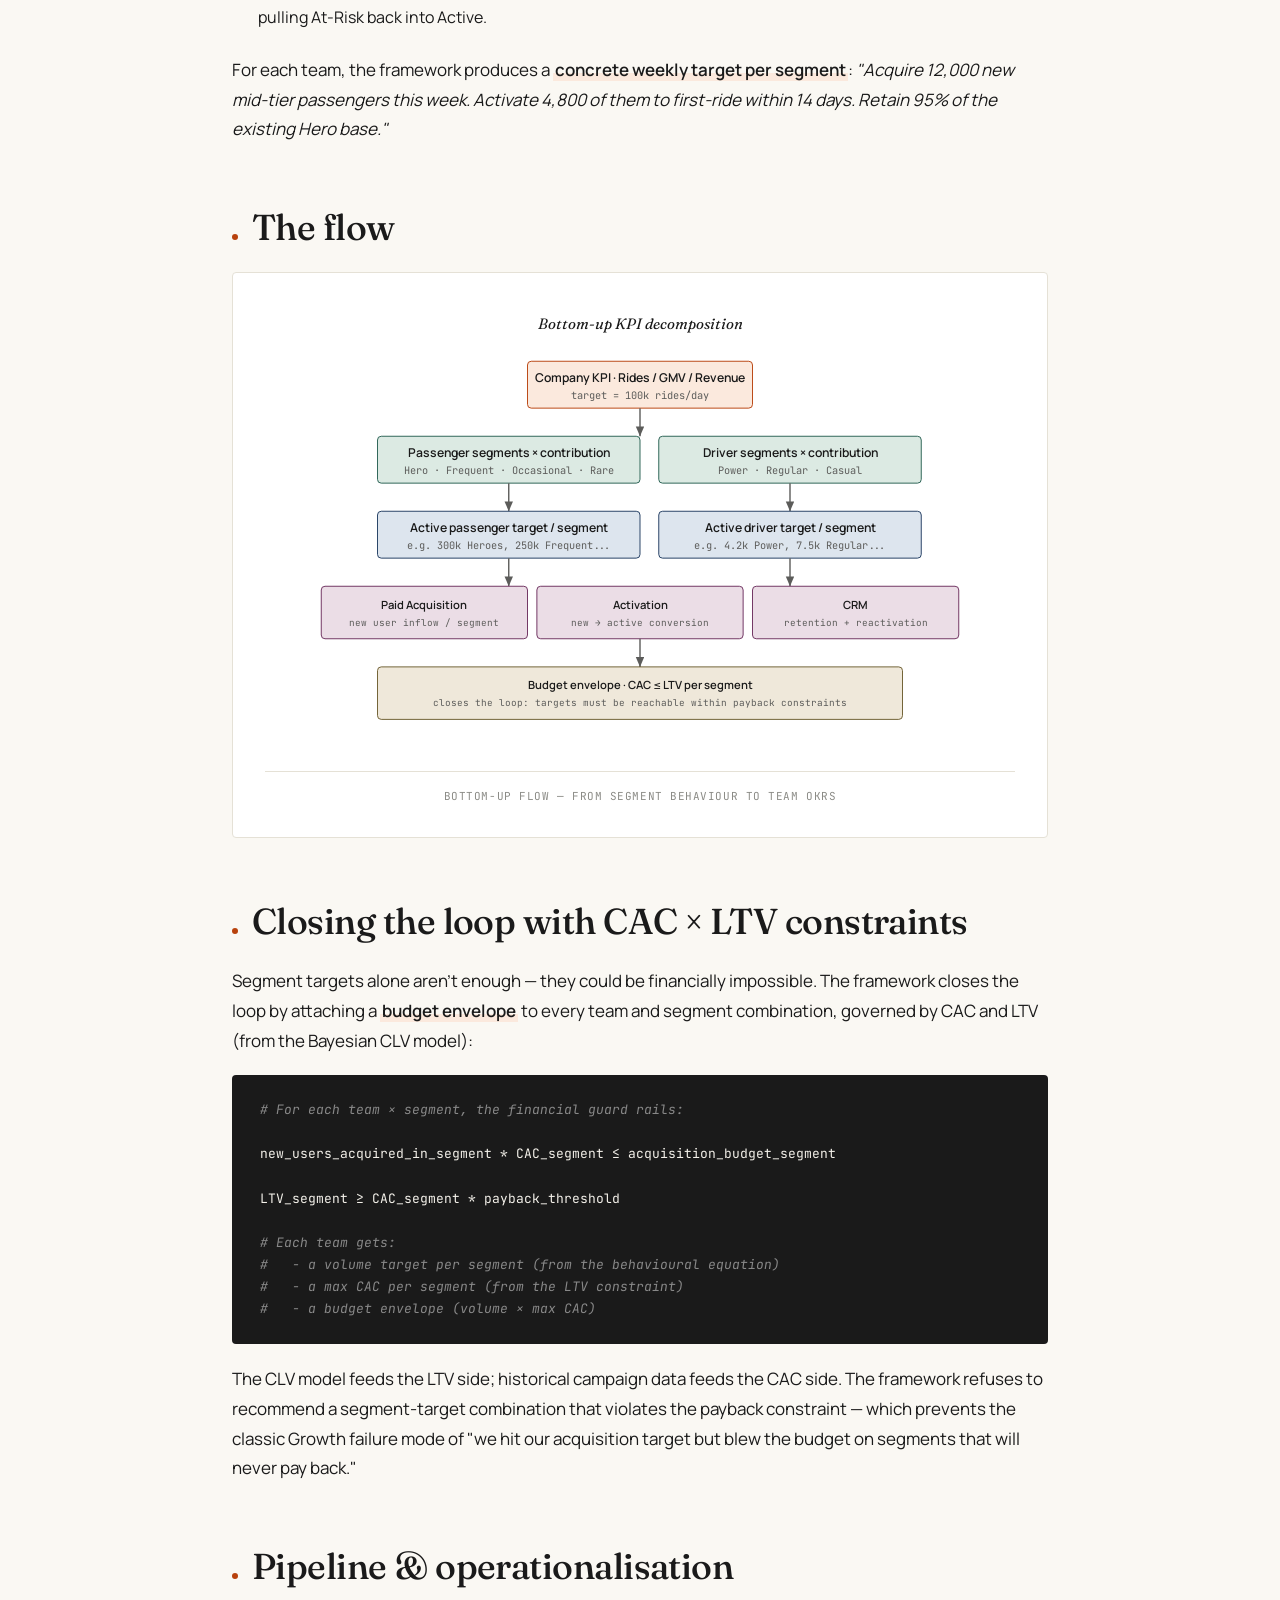
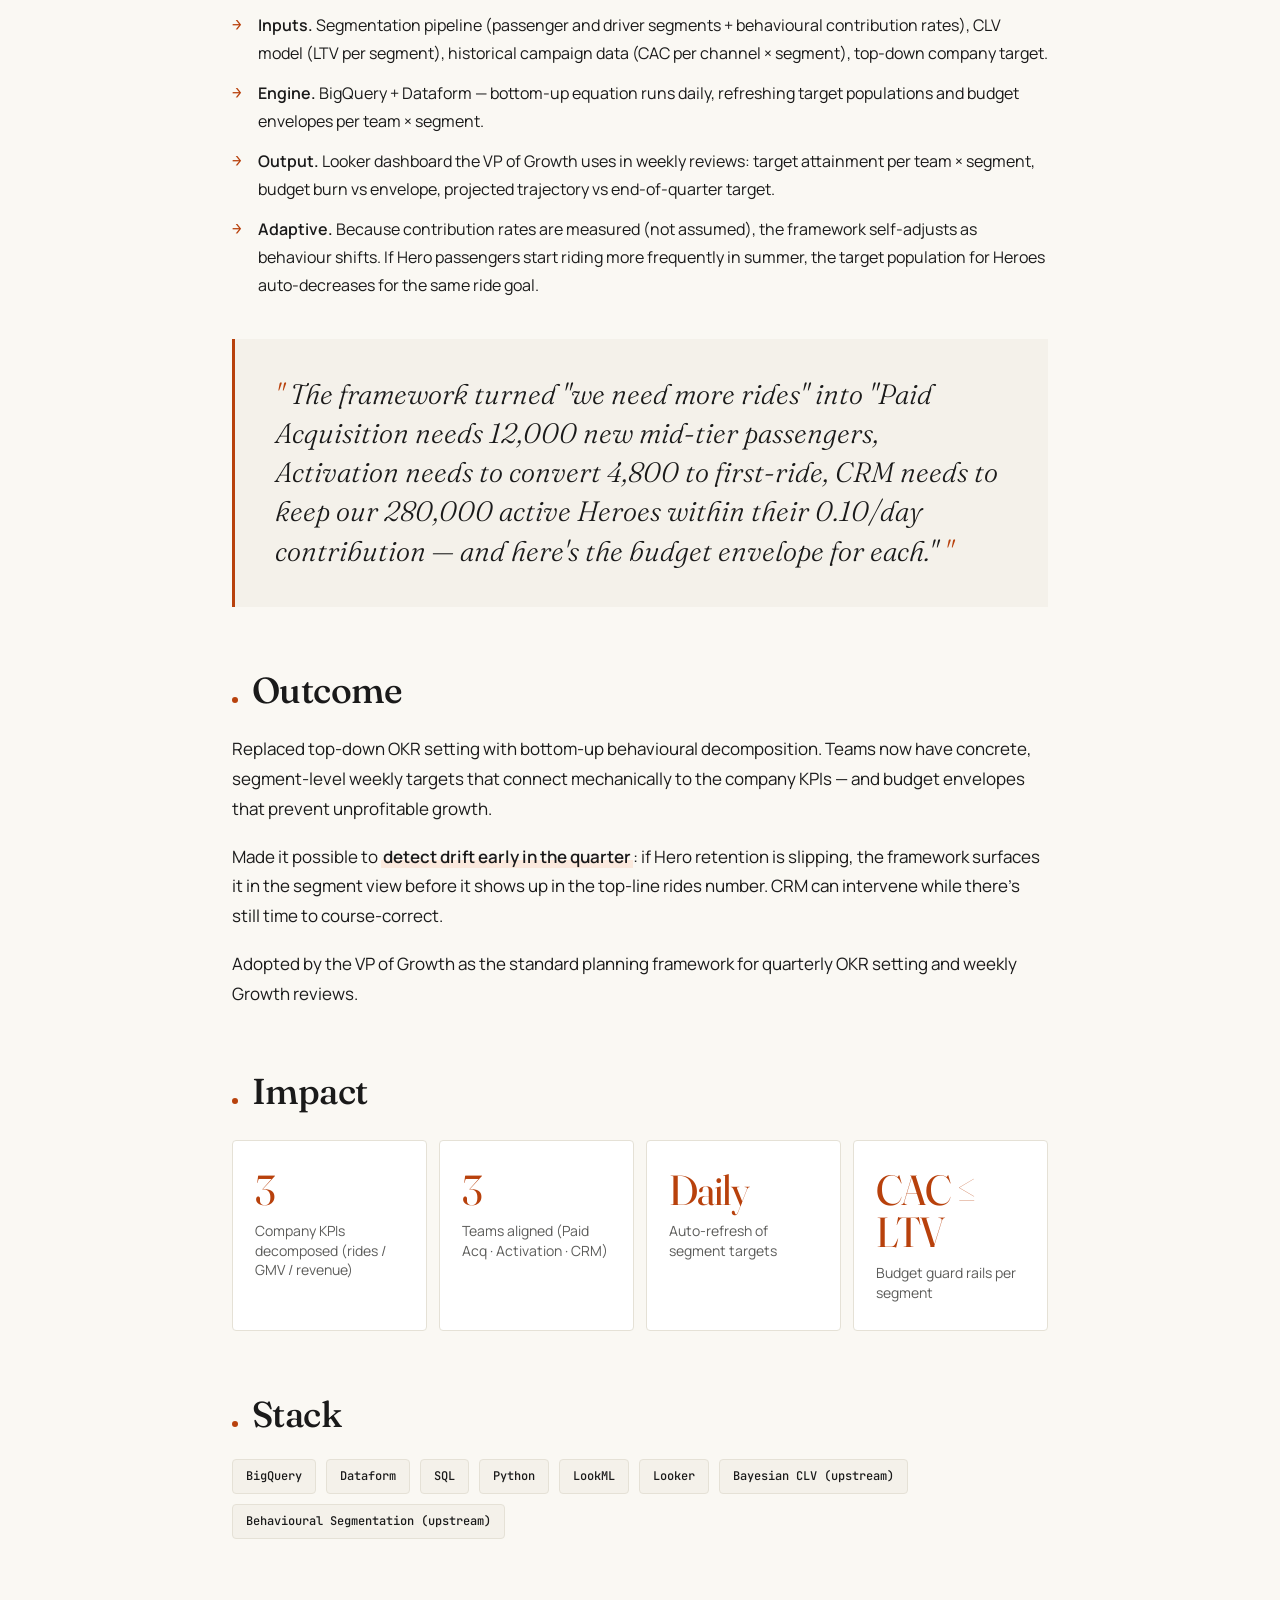
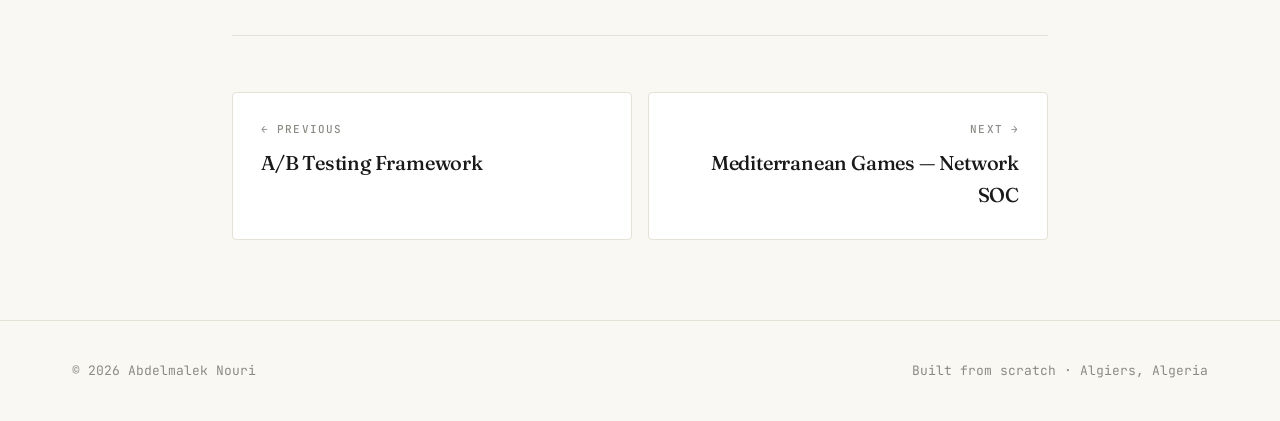
<file: projects/okr.html>
<!DOCTYPE html>
<html lang="en">
<head>
<meta charset="UTF-8">
<meta name="viewport" content="width=device-width, initial-scale=1.0">
<title>Behavioural OKR Framework — Abdelmalek Nouri</title>
<meta name="description" content="Bottom-up KPI decomposition framework: breaks company KPIs down through marketplace, requester, and driver segments to behavioural contribution per user. Connects Paid Acquisition, Activation, and CRM teams to segment targets with CAC × LTV budget constraints.">
<link rel="preconnect" href="https://fonts.googleapis.com">
<link rel="preconnect" href="https://fonts.gstatic.com" crossorigin>
<link href="https://fonts.googleapis.com/css2?family=Fraunces:opsz,wght@9..144,300;9..144,400;9..144,500;9..144,600&family=Manrope:wght@300;400;500;600;700&family=JetBrains+Mono:wght@400;500&display=swap" rel="stylesheet">
<link rel="stylesheet" href="../styles.css">
</head>
<body>

<nav class="topnav">
  <div class="nav-inner">
    <a href="../index.html" class="nav-brand">Abdelmalek<span>.</span></a>
    <div class="nav-links">
      <a href="../index.html#about">About</a>
      <a href="../index.html#work" class="active">Work</a>
      <a href="../index.html#skills">Skills</a>
      <a href="../index.html#contact" class="nav-cta">Get in touch</a>
    </div>
  </div>
</nav>

<main class="project-page">
  <div class="container-narrow">

    <div class="breadcrumb">
      <a href="../index.html">Home</a>
      <span class="breadcrumb-sep">/</span>
      <a href="../index.html#work">Work</a>
      <span class="breadcrumb-sep">/</span>
      <span>Behavioural OKR Framework</span>
    </div>

    <div class="project-header">
      <div class="project-tag-row">
        <span class="project-tag tag-analytics">Analytics</span>
        <span class="project-tag project-tag-secondary">2025</span>
        <span class="project-tag project-tag-secondary">Heetch</span>
      </div>
      <h1 class="project-h1">Behavioural <em>OKR</em> Framework.</h1>
      <p class="project-context">
        Bottom-up KPI decomposition framework for Heetch's Growth org. Breaks the 3 company
        KPIs (rides, GMV, revenue) down through marketplace × requester × driver segments to
        <strong>behavioural contribution per user per day</strong>. Connects Paid Acquisition,
        Activation, and CRM teams to segment-level targets, with CAC × LTV budget constraints
        making the system financially closed-loop. Owned end-to-end as primary data partner
        to the VP of Growth.
      </p>

      <div class="meta-grid">
        <div class="meta-cell">
          <div class="meta-cell-label">Company</div>
          <div class="meta-cell-value">Heetch</div>
        </div>
        <div class="meta-cell">
          <div class="meta-cell-label">Role</div>
          <div class="meta-cell-value">Primary Data Partner</div>
        </div>
        <div class="meta-cell">
          <div class="meta-cell-label">Stakeholder</div>
          <div class="meta-cell-value">VP of Growth</div>
        </div>
        <div class="meta-cell">
          <div class="meta-cell-label">Year</div>
          <div class="meta-cell-value">2025</div>
        </div>
      </div>
    </div>

    <!-- The problem -->
    <section class="proj-section">
      <h2>The problem</h2>
      <p>
        Growth orgs typically set top-down OKRs: "we need X rides this quarter." Then three
        teams — Paid Acquisition, Activation, CRM — each get a piece of the goal and try to
        deliver. The problem is that the link between team activity and the top-line number is
        <strong>opaque</strong>. Did CRM hit its sub-target because reactivation worked, or
        because Paid Acquisition brought in a high-quality cohort that month? Why did the
        company miss the rides target despite every team hitting its own KR?
      </p>
      <p>
        The root cause is that top-down OKRs aren't grounded in the actual <strong>behavioural
        mechanics of the marketplace</strong>. A ride happens because:
      </p>
      <ul>
        <li>A passenger of some behavioural segment requests a ride at their characteristic frequency.</li>
        <li>A driver of some segment is active at that moment to serve the request.</li>
        <li>The match is successful — supply and demand met at an acceptable price.</li>
      </ul>
      <p>
        If you don't model these mechanics explicitly, you can't tell which lever to pull. The
        framework I built reverses the direction: <strong>start from behaviour at the segment
        level and roll up to the company KPI</strong>. That makes every number directly
        actionable by a specific team.
      </p>
    </section>

    <!-- Framework -->
    <section class="proj-section">
      <h2>The framework: bottom-up KPI decomposition</h2>

      <h3>Step 1 — Anchor in behavioural contribution</h3>
      <p>
        For every passenger and driver segment from the segmentation pipeline, compute the
        <strong>behavioural contribution per user per day</strong>:
      </p>
      <div class="code-block"><span class="c-comment"># Passenger behaviour: rides per user per day</span>
Hero passenger     → <span class="c-num">1</span> ride every <span class="c-num">10</span> days  = <span class="c-num">0.10</span> rides/user/day
Frequent passenger → <span class="c-num">1</span> ride every <span class="c-num">20</span> days  = <span class="c-num">0.05</span> rides/user/day
Occasional         → <span class="c-num">1</span> ride every <span class="c-num">45</span> days  = <span class="c-num">0.022</span> rides/user/day
Rare               → <span class="c-num">1</span> ride every <span class="c-num">120</span> days = <span class="c-num">0.008</span> rides/user/day

<span class="c-comment"># Driver behaviour: rides served per active driver per day</span>
Power driver    = <span class="c-num">12</span> rides/driver/day
Regular driver  = <span class="c-num">6</span>  rides/driver/day
Casual driver   = <span class="c-num">2</span>  rides/driver/day</div>
      <p>
        These contribution rates are <strong>measured, not assumed</strong> — pulled directly
        from the segmentation pipeline rolling-window averages. They're refreshed weekly so
        the framework adapts as behaviour shifts.
      </p>

      <h3>Step 2 — Build the demand equation</h3>
      <p>
        Working backwards from the rides target:
      </p>
      <div class="code-block"><span class="c-comment"># Want: 700,000 rides this week (= 100k/day)</span>

target_rides_per_day = <span class="c-num">100_000</span>

<span class="c-comment"># Decompose by passenger segment, given their behavioural contribution:</span>
required_active_passengers = sum(
    target_rides_per_day_in_segment_i / contribution_rate_i
    for segment_i in passenger_segments
)

<span class="c-comment"># For one segment (Hero): if 30% of demand comes from Heroes contributing 0.10 rides/day:</span>
hero_demand = <span class="c-num">100_000</span> * <span class="c-num">0.30</span> = <span class="c-num">30_000</span> rides/day
hero_active_users_needed = <span class="c-num">30_000</span> / <span class="c-num">0.10</span> = <span class="c-num">300_000</span> active Heroes</div>
      <p>
        Repeat per segment. The result is a concrete target population per segment — exactly
        the kind of target that CRM and Activation can be held accountable for.
      </p>

      <h3>Step 3 — Build the supply equation</h3>
      <p>
        Mirror the same logic on the driver side:
      </p>
      <div class="code-block"><span class="c-comment"># How many active drivers do we need to serve 100k rides/day?</span>

required_active_drivers = sum(
    target_rides_per_day_in_segment_j / driver_contribution_rate_j
    for segment_j in driver_segments
)

<span class="c-comment"># If 50% of supply comes from Power drivers contributing 12 rides/day:</span>
power_supply_target = <span class="c-num">100_000</span> * <span class="c-num">0.50</span> = <span class="c-num">50_000</span> rides/day
power_drivers_needed = <span class="c-num">50_000</span> / <span class="c-num">12</span> = ~<span class="c-num">4_167</span> active Power drivers</div>

      <h3>Step 4 — Allocate to teams by segment</h3>
      <p>
        Each team owns the segments they can influence. This is where the framework stops
        being just an equation and becomes an organisational tool:
      </p>
      <ul>
        <li><strong>Paid Acquisition</strong> owns: <em>new user inflow into each segment</em> — from acquisition channels (Meta, Google, Adjust, Apple Search) at the entry-point behavioural class.</li>
        <li><strong>Activation</strong> owns: <em>conversion of new users into active behavioural segments</em> — first ride within N days, second ride retention, lifecycle-stage progression.</li>
        <li><strong>CRM</strong> owns: <em>reactivation of dormant users and retention of active segments</em> — keeping Heroes as Heroes, pulling At-Risk back into Active.</li>
      </ul>
      <p>
        For each team, the framework produces a <strong>concrete weekly target per segment</strong>:
        <em>"Acquire 12,000 new mid-tier passengers this week. Activate 4,800 of them to first-ride within 14 days. Retain 95% of the existing Hero base."</em>
      </p>
    </section>

    <!-- Diagram -->
    <section class="proj-section">
      <h2>The flow</h2>
      <div class="diagram-frame">
        <svg viewBox="0 0 800 480" xmlns="http://www.w3.org/2000/svg">
          <defs>
            <marker id="arO" markerWidth="8" markerHeight="8" refX="7" refY="3" orient="auto" markerUnits="strokeWidth">
              <path d="M0,0 L0,6 L7,3 z" fill="#5C5C5A"/>
            </marker>
          </defs>
          <text x="400" y="26" text-anchor="middle" font-family="Fraunces, serif" font-style="italic" font-size="16" fill="#1A1A1A">Bottom-up KPI decomposition</text>

          <!-- Top: Company KPI -->
          <rect x="280" y="60" width="240" height="50" rx="4" fill="#FBE9DD" stroke="#B8410C"/>
          <text x="400" y="82" text-anchor="middle" font-family="Manrope, sans-serif" font-size="13" font-weight="600" fill="#1A1A1A">Company KPI · Rides / GMV / Revenue</text>
          <text x="400" y="100" text-anchor="middle" font-family="JetBrains Mono, monospace" font-size="11" fill="#5C5C5A">target = 100k rides/day</text>

          <line x1="400" y1="110" x2="400" y2="140" stroke="#5C5C5A" stroke-width="1.5" marker-end="url(#arO)"/>

          <!-- Middle: Marketplace decomposition -->
          <rect x="120" y="140" width="280" height="50" rx="4" fill="#DCEAE3" stroke="#265E50"/>
          <text x="260" y="162" text-anchor="middle" font-family="Manrope, sans-serif" font-size="13" font-weight="600" fill="#1A1A1A">Passenger segments × contribution</text>
          <text x="260" y="180" text-anchor="middle" font-family="JetBrains Mono, monospace" font-size="11" fill="#5C5C5A">Hero · Frequent · Occasional · Rare</text>

          <rect x="420" y="140" width="280" height="50" rx="4" fill="#DCEAE3" stroke="#265E50"/>
          <text x="560" y="162" text-anchor="middle" font-family="Manrope, sans-serif" font-size="13" font-weight="600" fill="#1A1A1A">Driver segments × contribution</text>
          <text x="560" y="180" text-anchor="middle" font-family="JetBrains Mono, monospace" font-size="11" fill="#5C5C5A">Power · Regular · Casual</text>

          <line x1="260" y1="190" x2="260" y2="220" stroke="#5C5C5A" stroke-width="1.5" marker-end="url(#arO)"/>
          <line x1="560" y1="190" x2="560" y2="220" stroke="#5C5C5A" stroke-width="1.5" marker-end="url(#arO)"/>

          <!-- Target population -->
          <rect x="120" y="220" width="280" height="50" rx="4" fill="#DDE5EE" stroke="#1E3A5F"/>
          <text x="260" y="242" text-anchor="middle" font-family="Manrope, sans-serif" font-size="13" font-weight="600" fill="#1A1A1A">Active passenger target / segment</text>
          <text x="260" y="260" text-anchor="middle" font-family="JetBrains Mono, monospace" font-size="11" fill="#5C5C5A">e.g. 300k Heroes, 250k Frequent...</text>

          <rect x="420" y="220" width="280" height="50" rx="4" fill="#DDE5EE" stroke="#1E3A5F"/>
          <text x="560" y="242" text-anchor="middle" font-family="Manrope, sans-serif" font-size="13" font-weight="600" fill="#1A1A1A">Active driver target / segment</text>
          <text x="560" y="260" text-anchor="middle" font-family="JetBrains Mono, monospace" font-size="11" fill="#5C5C5A">e.g. 4.2k Power, 7.5k Regular...</text>

          <line x1="260" y1="270" x2="260" y2="300" stroke="#5C5C5A" stroke-width="1.5" marker-end="url(#arO)"/>
          <line x1="560" y1="270" x2="560" y2="300" stroke="#5C5C5A" stroke-width="1.5" marker-end="url(#arO)"/>

          <!-- Teams -->
          <rect x="60" y="300" width="220" height="56" rx="4" fill="#EBDDE6" stroke="#6B2D5C"/>
          <text x="170" y="324" text-anchor="middle" font-family="Manrope, sans-serif" font-size="12" font-weight="600" fill="#1A1A1A">Paid Acquisition</text>
          <text x="170" y="342" text-anchor="middle" font-family="JetBrains Mono, monospace" font-size="10" fill="#5C5C5A">new user inflow / segment</text>

          <rect x="290" y="300" width="220" height="56" rx="4" fill="#EBDDE6" stroke="#6B2D5C"/>
          <text x="400" y="324" text-anchor="middle" font-family="Manrope, sans-serif" font-size="12" font-weight="600" fill="#1A1A1A">Activation</text>
          <text x="400" y="342" text-anchor="middle" font-family="JetBrains Mono, monospace" font-size="10" fill="#5C5C5A">new → active conversion</text>

          <rect x="520" y="300" width="220" height="56" rx="4" fill="#EBDDE6" stroke="#6B2D5C"/>
          <text x="630" y="324" text-anchor="middle" font-family="Manrope, sans-serif" font-size="12" font-weight="600" fill="#1A1A1A">CRM</text>
          <text x="630" y="342" text-anchor="middle" font-family="JetBrains Mono, monospace" font-size="10" fill="#5C5C5A">retention + reactivation</text>

          <line x1="400" y1="356" x2="400" y2="386" stroke="#5C5C5A" stroke-width="1.5" marker-end="url(#arO)"/>

          <!-- Budget constraint -->
          <rect x="120" y="386" width="560" height="56" rx="4" fill="#EFE8DA" stroke="#6B5B2D"/>
          <text x="400" y="410" text-anchor="middle" font-family="Manrope, sans-serif" font-size="12" font-weight="600" fill="#1A1A1A">Budget envelope · CAC ≤ LTV per segment</text>
          <text x="400" y="428" text-anchor="middle" font-family="JetBrains Mono, monospace" font-size="10" fill="#5C5C5A">closes the loop: targets must be reachable within payback constraints</text>
        </svg>
        <div class="diagram-caption">Bottom-up flow — from segment behaviour to team OKRs</div>
      </div>
    </section>

    <!-- Budget constraint -->
    <section class="proj-section">
      <h2>Closing the loop with CAC × LTV constraints</h2>
      <p>
        Segment targets alone aren't enough — they could be financially impossible. The
        framework closes the loop by attaching a <strong>budget envelope</strong> to every
        team and segment combination, governed by CAC and LTV (from the Bayesian CLV model):
      </p>
      <div class="code-block"><span class="c-comment"># For each team × segment, the financial guard rails:</span>

new_users_acquired_in_segment * CAC_segment ≤ acquisition_budget_segment

LTV_segment ≥ CAC_segment * payback_threshold

<span class="c-comment"># Each team gets:</span>
<span class="c-comment">#   - a volume target per segment (from the behavioural equation)</span>
<span class="c-comment">#   - a max CAC per segment (from the LTV constraint)</span>
<span class="c-comment">#   - a budget envelope (volume × max CAC)</span></div>
      <p>
        The CLV model feeds the LTV side; historical campaign data feeds the CAC side. The
        framework refuses to recommend a segment-target combination that violates the payback
        constraint — which prevents the classic Growth failure mode of "we hit our acquisition
        target but blew the budget on segments that will never pay back."
      </p>
    </section>

    <!-- Pipeline -->
    <section class="proj-section">
      <h2>Pipeline &amp; operationalisation</h2>
      <ul>
        <li><strong>Inputs.</strong> Segmentation pipeline (passenger and driver segments + behavioural contribution rates), CLV model (LTV per segment), historical campaign data (CAC per channel × segment), top-down company target.</li>
        <li><strong>Engine.</strong> BigQuery + Dataform — bottom-up equation runs daily, refreshing target populations and budget envelopes per team × segment.</li>
        <li><strong>Output.</strong> Looker dashboard the VP of Growth uses in weekly reviews: target attainment per team × segment, budget burn vs envelope, projected trajectory vs end-of-quarter target.</li>
        <li><strong>Adaptive.</strong> Because contribution rates are measured (not assumed), the framework self-adjusts as behaviour shifts. If Hero passengers start riding more frequently in summer, the target population for Heroes auto-decreases for the same ride goal.</li>
      </ul>

      <div class="pull-quote">
        The framework turned "we need more rides" into "Paid Acquisition needs 12,000 new mid-tier passengers, Activation needs to convert 4,800 to first-ride, CRM needs to keep our 280,000 active Heroes within their 0.10/day contribution — and here's the budget envelope for each."
      </div>
    </section>

    <!-- Outcome -->
    <section class="proj-section">
      <h2>Outcome</h2>
      <p>
        Replaced top-down OKR setting with bottom-up behavioural decomposition. Teams now have
        concrete, segment-level weekly targets that connect mechanically to the company KPIs —
        and budget envelopes that prevent unprofitable growth.
      </p>
      <p>
        Made it possible to <strong>detect drift early in the quarter</strong>: if Hero
        retention is slipping, the framework surfaces it in the segment view before it shows
        up in the top-line rides number. CRM can intervene while there's still time to
        course-correct.
      </p>
      <p>
        Adopted by the VP of Growth as the standard planning framework for quarterly OKR
        setting and weekly Growth reviews.
      </p>
    </section>

    <!-- Impact -->
    <section class="proj-section">
      <h2>Impact</h2>
      <div class="metric-grid">
        <div class="metric-tile">
          <div class="metric-tile-value">3</div>
          <div class="metric-tile-label">Company KPIs decomposed (rides / GMV / revenue)</div>
        </div>
        <div class="metric-tile">
          <div class="metric-tile-value">3</div>
          <div class="metric-tile-label">Teams aligned (Paid Acq · Activation · CRM)</div>
        </div>
        <div class="metric-tile">
          <div class="metric-tile-value">Daily</div>
          <div class="metric-tile-label">Auto-refresh of segment targets</div>
        </div>
        <div class="metric-tile">
          <div class="metric-tile-value">CAC ≤ LTV</div>
          <div class="metric-tile-label">Budget guard rails per segment</div>
        </div>
      </div>
    </section>

    <!-- Stack -->
    <section class="proj-section">
      <h2>Stack</h2>
      <div class="stack-pills">
        <span class="stack-pill">BigQuery</span>
        <span class="stack-pill">Dataform</span>
        <span class="stack-pill">SQL</span>
        <span class="stack-pill">Python</span>
        <span class="stack-pill">LookML</span>
        <span class="stack-pill">Looker</span>
        <span class="stack-pill">Bayesian CLV (upstream)</span>
        <span class="stack-pill">Behavioural Segmentation (upstream)</span>
      </div>
    </section>

    <div class="proj-footer-nav">
      <a class="proj-nav-link prev" href="reactivation.html">
        <div class="proj-nav-direction">← Previous</div>
        <div class="proj-nav-title">A/B Testing Framework</div>
      </a>
      <a class="proj-nav-link next" href="medgames.html">
        <div class="proj-nav-direction">Next →</div>
        <div class="proj-nav-title">Mediterranean Games — Network SOC</div>
      </a>
    </div>

  </div>
</main>

<footer>
  <div class="container">
    <div class="footer-inner">
      <div>© 2026 Abdelmalek Nouri</div>
      <div>Built from scratch · Algiers, Algeria</div>
    </div>
  </div>
</footer>

</body>
</html>
</file>
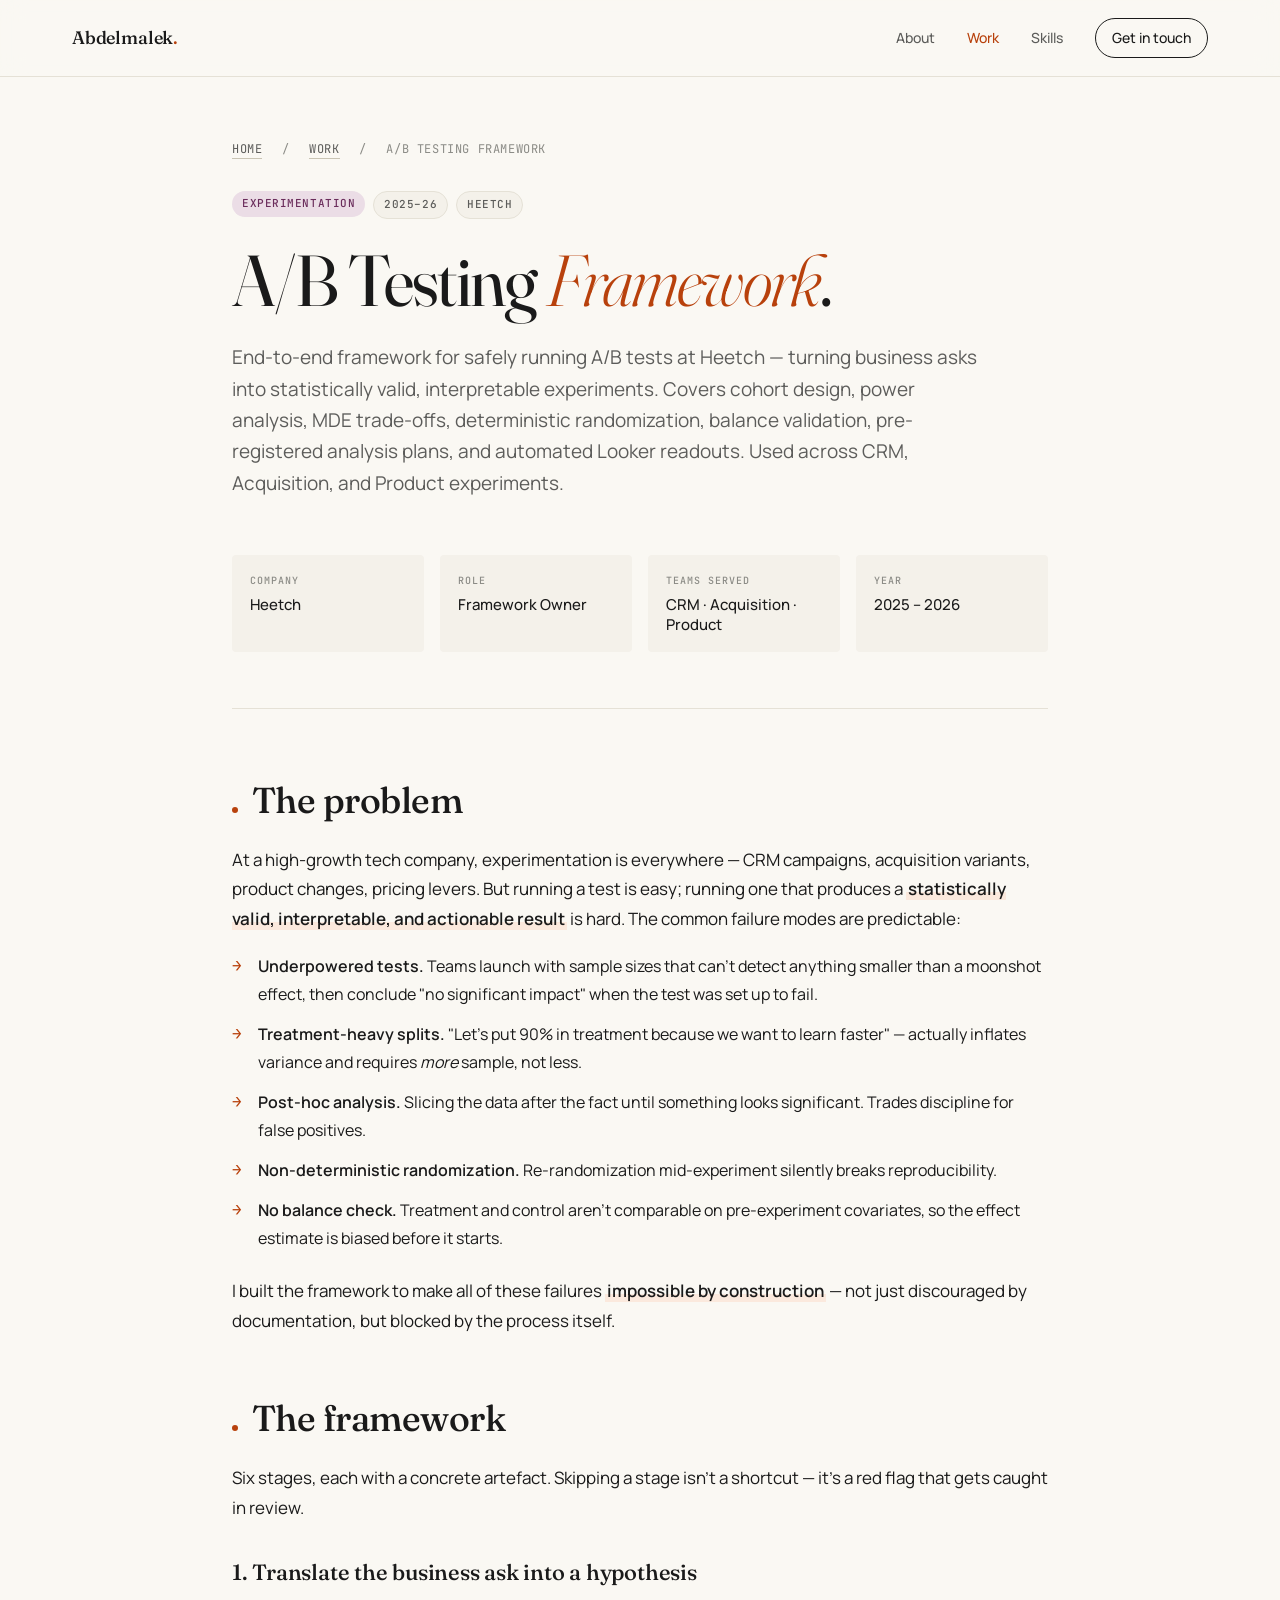
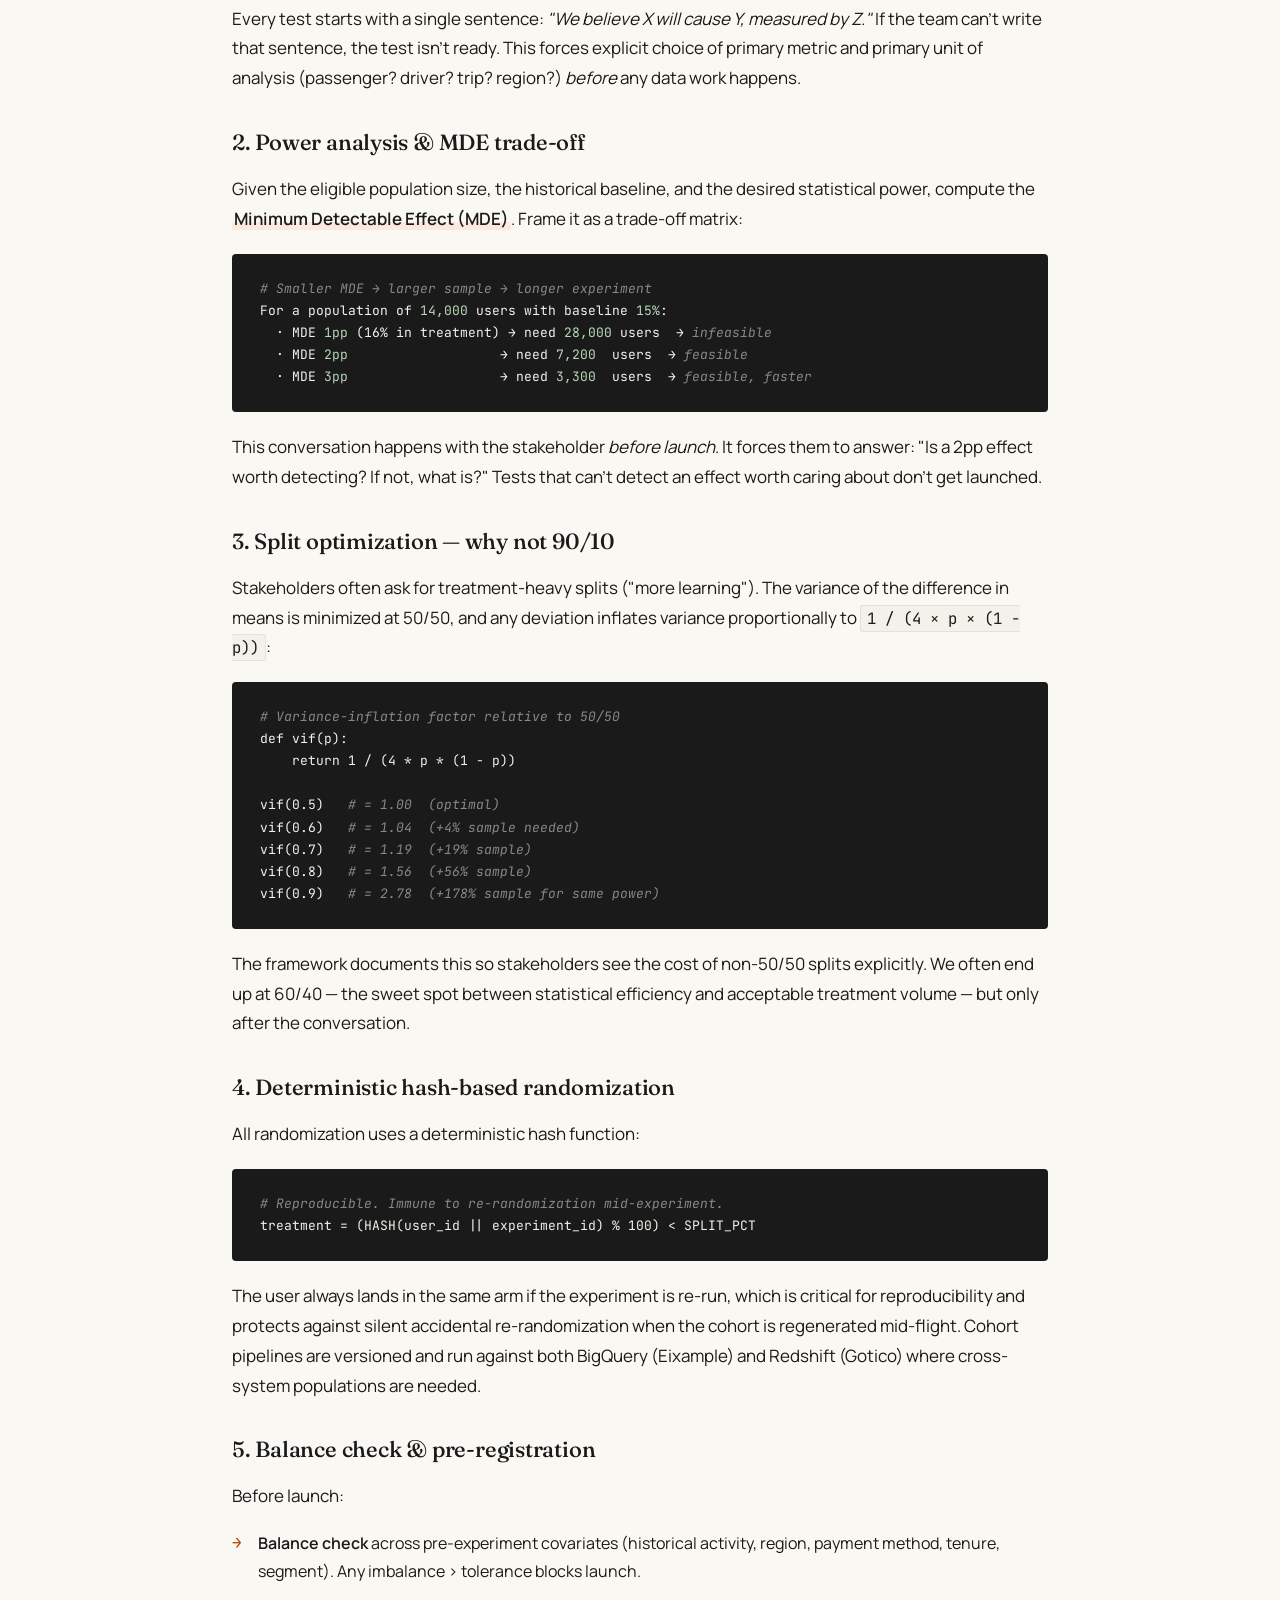
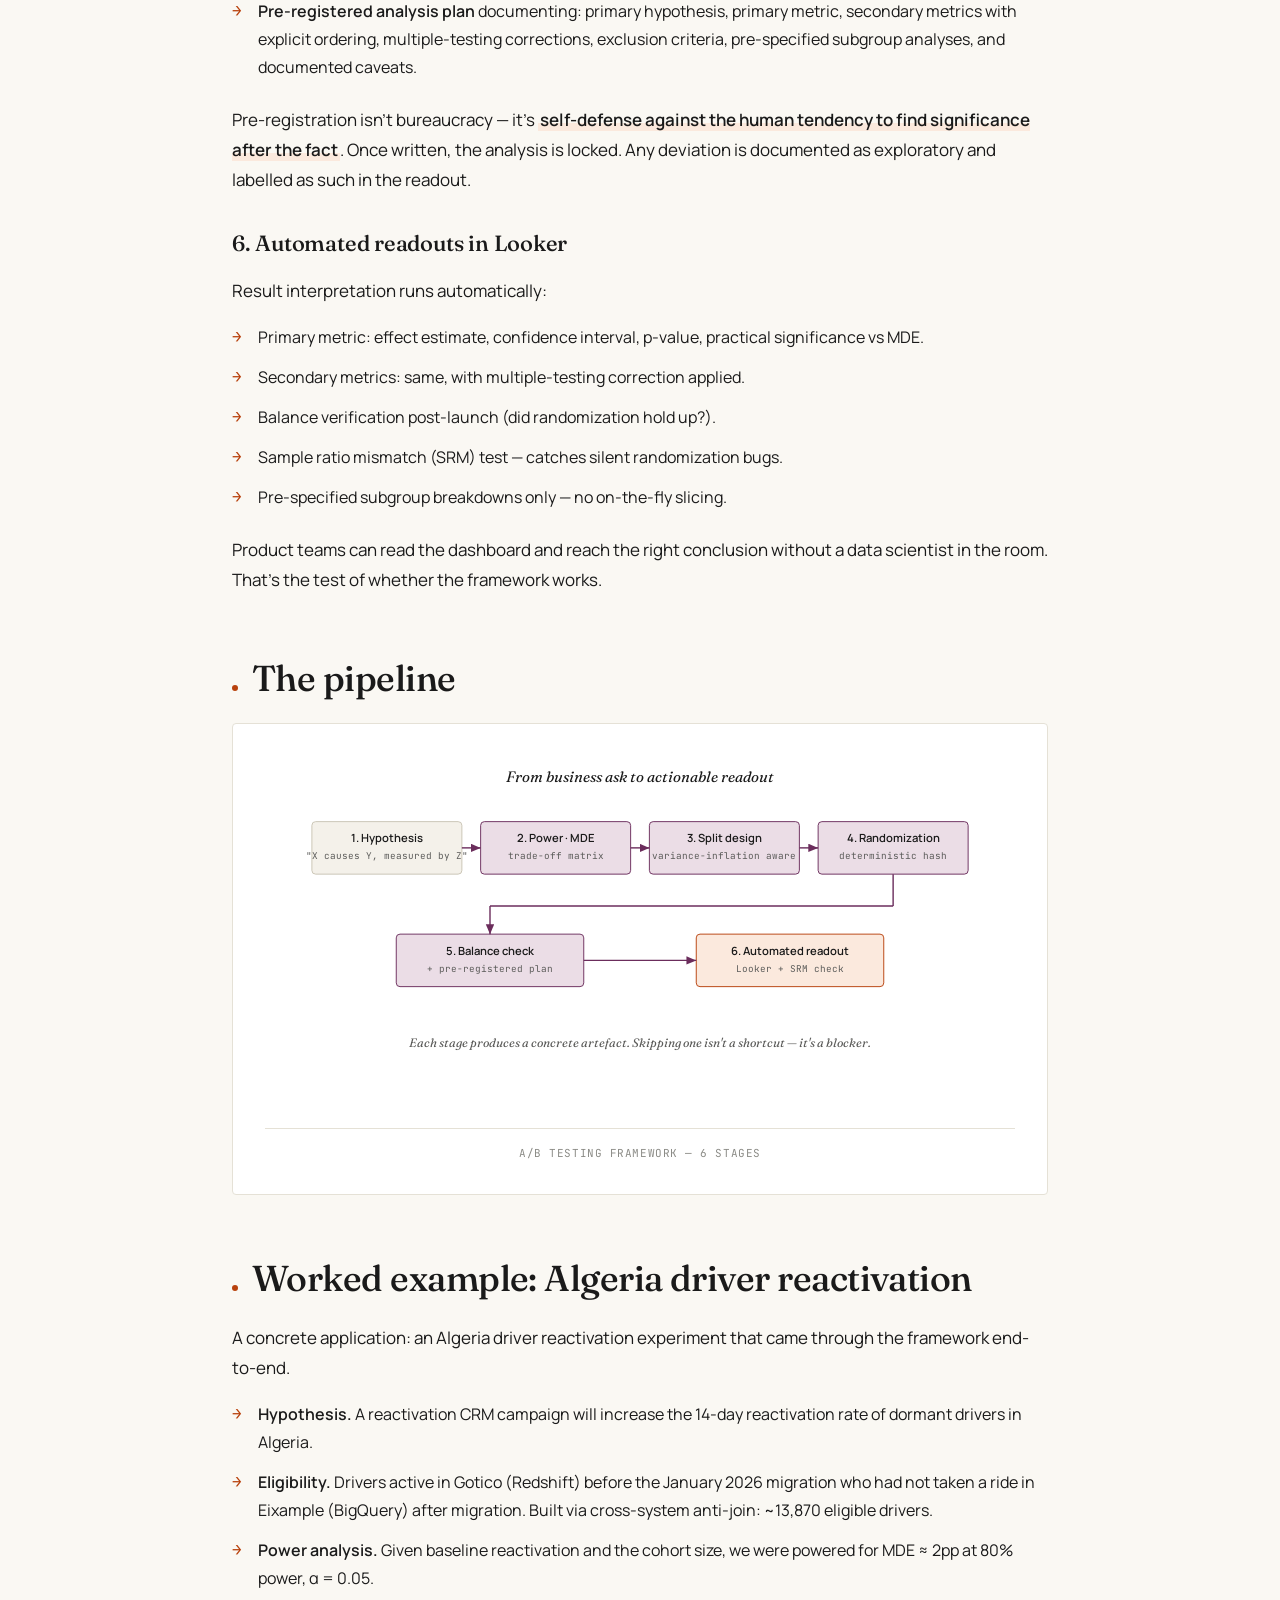
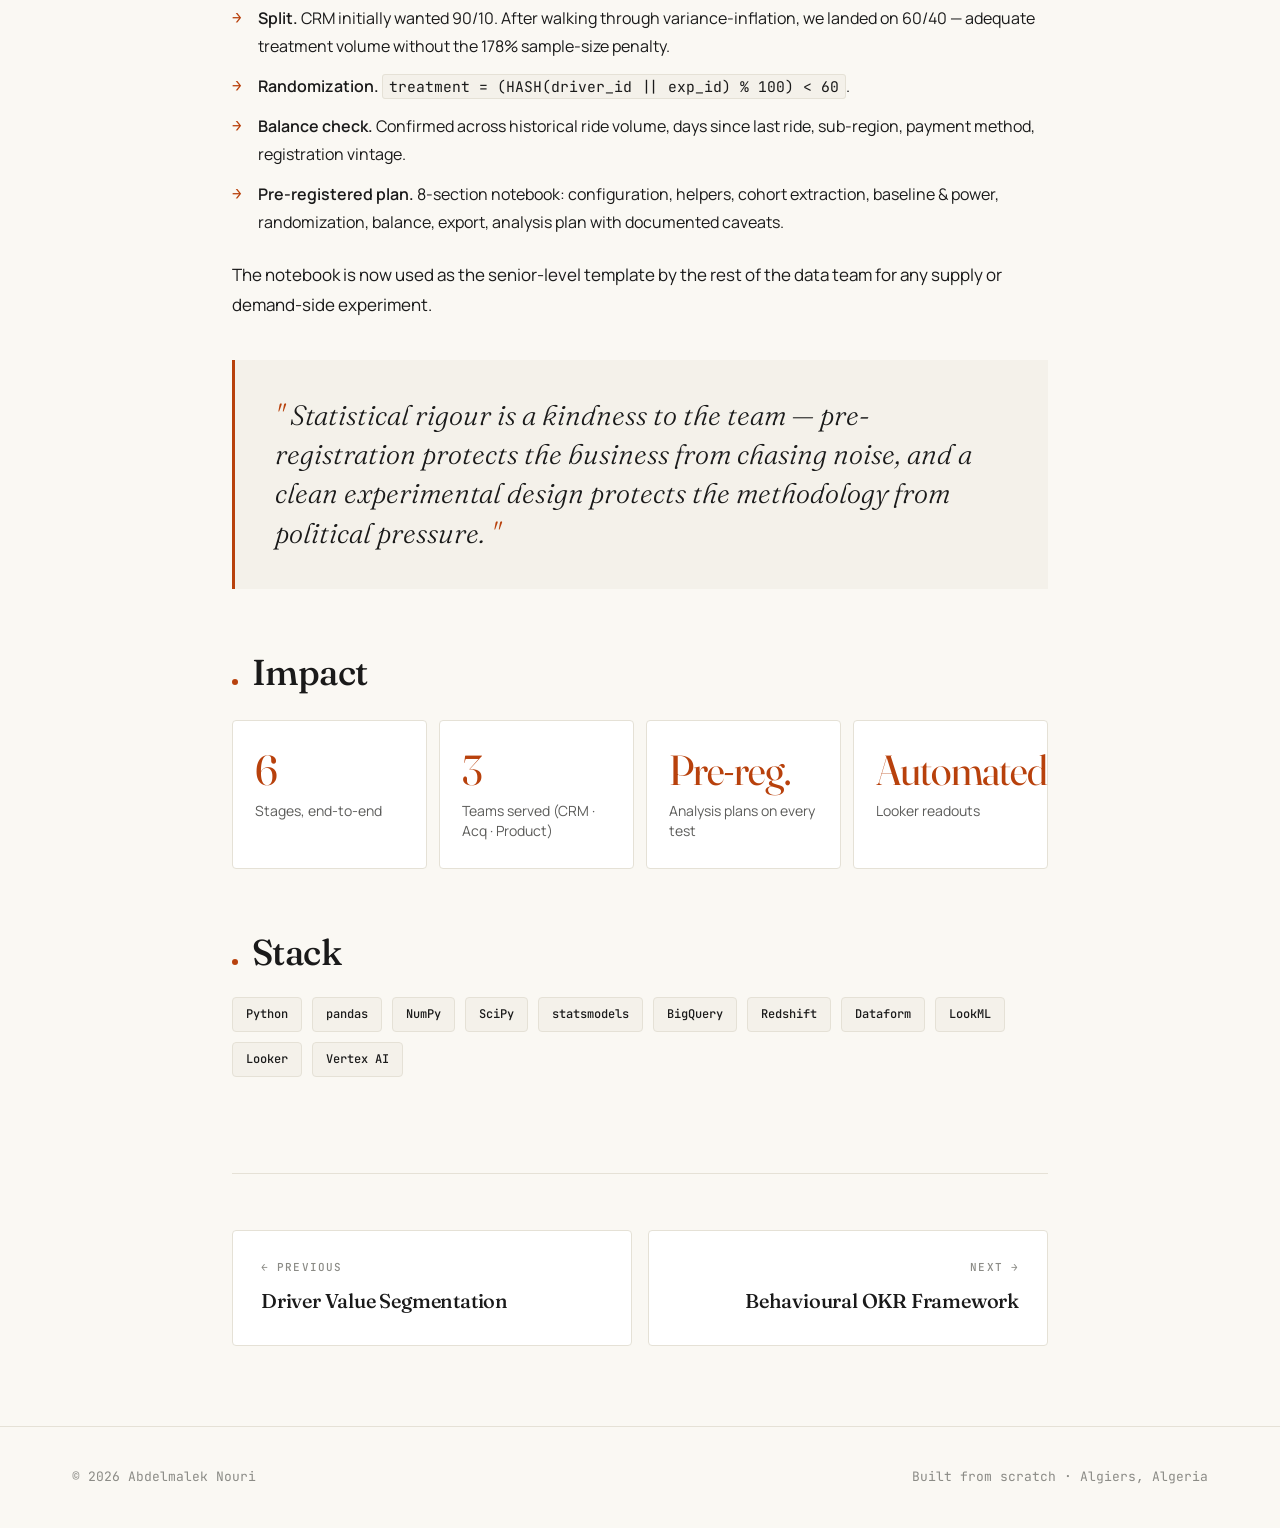
<file: projects/reactivation.html>
<!DOCTYPE html>
<html lang="en">
<head>
<meta charset="UTF-8">
<meta name="viewport" content="width=device-width, initial-scale=1.0">
<title>A/B Testing Framework — Abdelmalek Nouri</title>
<meta name="description" content="End-to-end framework for safely designing, running, and interpreting A/B tests at Heetch — power analysis, MDE trade-offs, deterministic randomization, balance checks, pre-registered analysis plans, automated readouts.">
<link rel="preconnect" href="https://fonts.googleapis.com">
<link rel="preconnect" href="https://fonts.gstatic.com" crossorigin>
<link href="https://fonts.googleapis.com/css2?family=Fraunces:opsz,wght@9..144,300;9..144,400;9..144,500;9..144,600&family=Manrope:wght@300;400;500;600;700&family=JetBrains+Mono:wght@400;500&display=swap" rel="stylesheet">
<link rel="stylesheet" href="../styles.css">
</head>
<body>

<nav class="topnav">
  <div class="nav-inner">
    <a href="../index.html" class="nav-brand">Abdelmalek<span>.</span></a>
    <div class="nav-links">
      <a href="../index.html#about">About</a>
      <a href="../index.html#work" class="active">Work</a>
      <a href="../index.html#skills">Skills</a>
      <a href="../index.html#contact" class="nav-cta">Get in touch</a>
    </div>
  </div>
</nav>

<main class="project-page">
  <div class="container-narrow">

    <div class="breadcrumb">
      <a href="../index.html">Home</a>
      <span class="breadcrumb-sep">/</span>
      <a href="../index.html#work">Work</a>
      <span class="breadcrumb-sep">/</span>
      <span>A/B Testing Framework</span>
    </div>

    <div class="project-header">
      <div class="project-tag-row">
        <span class="project-tag tag-experimentation">Experimentation</span>
        <span class="project-tag project-tag-secondary">2025–26</span>
        <span class="project-tag project-tag-secondary">Heetch</span>
      </div>
      <h1 class="project-h1">A/B Testing <em>Framework</em>.</h1>
      <p class="project-context">
        End-to-end framework for safely running A/B tests at Heetch — turning business asks
        into statistically valid, interpretable experiments. Covers cohort design, power
        analysis, MDE trade-offs, deterministic randomization, balance validation,
        pre-registered analysis plans, and automated Looker readouts. Used across CRM,
        Acquisition, and Product experiments.
      </p>

      <div class="meta-grid">
        <div class="meta-cell">
          <div class="meta-cell-label">Company</div>
          <div class="meta-cell-value">Heetch</div>
        </div>
        <div class="meta-cell">
          <div class="meta-cell-label">Role</div>
          <div class="meta-cell-value">Framework Owner</div>
        </div>
        <div class="meta-cell">
          <div class="meta-cell-label">Teams Served</div>
          <div class="meta-cell-value">CRM · Acquisition · Product</div>
        </div>
        <div class="meta-cell">
          <div class="meta-cell-label">Year</div>
          <div class="meta-cell-value">2025 – 2026</div>
        </div>
      </div>
    </div>

    <!-- The problem -->
    <section class="proj-section">
      <h2>The problem</h2>
      <p>
        At a high-growth tech company, experimentation is everywhere — CRM campaigns,
        acquisition variants, product changes, pricing levers. But running a test is easy;
        running one that produces a <strong>statistically valid, interpretable, and actionable
        result</strong> is hard. The common failure modes are predictable:
      </p>
      <ul>
        <li><strong>Underpowered tests.</strong> Teams launch with sample sizes that can't detect anything smaller than a moonshot effect, then conclude "no significant impact" when the test was set up to fail.</li>
        <li><strong>Treatment-heavy splits.</strong> "Let's put 90% in treatment because we want to learn faster" — actually inflates variance and requires <em>more</em> sample, not less.</li>
        <li><strong>Post-hoc analysis.</strong> Slicing the data after the fact until something looks significant. Trades discipline for false positives.</li>
        <li><strong>Non-deterministic randomization.</strong> Re-randomization mid-experiment silently breaks reproducibility.</li>
        <li><strong>No balance check.</strong> Treatment and control aren't comparable on pre-experiment covariates, so the effect estimate is biased before it starts.</li>
      </ul>
      <p>
        I built the framework to make all of these failures <strong>impossible by
        construction</strong> — not just discouraged by documentation, but blocked by the
        process itself.
      </p>
    </section>

    <!-- The framework -->
    <section class="proj-section">
      <h2>The framework</h2>
      <p>
        Six stages, each with a concrete artefact. Skipping a stage isn't a shortcut — it's a
        red flag that gets caught in review.
      </p>

      <h3>1. Translate the business ask into a hypothesis</h3>
      <p>
        Every test starts with a single sentence:
        <em>"We believe X will cause Y, measured by Z."</em> If the team can't write that
        sentence, the test isn't ready. This forces explicit choice of primary metric and
        primary unit of analysis (passenger? driver? trip? region?) <em>before</em> any data
        work happens.
      </p>

      <h3>2. Power analysis &amp; MDE trade-off</h3>
      <p>
        Given the eligible population size, the historical baseline, and the desired
        statistical power, compute the <strong>Minimum Detectable Effect (MDE)</strong>.
        Frame it as a trade-off matrix:
      </p>
      <div class="code-block"><span class="c-comment"># Smaller MDE → larger sample → longer experiment</span>
For a population of <span class="c-num">14,000</span> users with baseline <span class="c-num">15%</span>:
  · MDE <span class="c-num">1pp</span> (16% in treatment) → need <span class="c-num">28,000</span> users  → <span class="c-comment">infeasible</span>
  · MDE <span class="c-num">2pp</span>                   → need <span class="c-num">7,200</span>  users  → <span class="c-comment">feasible</span>
  · MDE <span class="c-num">3pp</span>                   → need <span class="c-num">3,300</span>  users  → <span class="c-comment">feasible, faster</span></div>
      <p>
        This conversation happens with the stakeholder <em>before launch</em>. It forces them
        to answer: "Is a 2pp effect worth detecting? If not, what is?" Tests that can't
        detect an effect worth caring about don't get launched.
      </p>

      <h3>3. Split optimization — why not 90/10</h3>
      <p>
        Stakeholders often ask for treatment-heavy splits ("more learning"). The variance of
        the difference in means is minimized at 50/50, and any deviation inflates variance
        proportionally to <code>1 / (4 × p × (1 - p))</code>:
      </p>
      <div class="code-block"><span class="c-comment"># Variance-inflation factor relative to 50/50</span>
def vif(p):
    return 1 / (4 * p * (1 - p))

vif(0.5)   <span class="c-comment"># = 1.00  (optimal)</span>
vif(0.6)   <span class="c-comment"># = 1.04  (+4% sample needed)</span>
vif(0.7)   <span class="c-comment"># = 1.19  (+19% sample)</span>
vif(0.8)   <span class="c-comment"># = 1.56  (+56% sample)</span>
vif(0.9)   <span class="c-comment"># = 2.78  (+178% sample for same power)</span></div>
      <p>
        The framework documents this so stakeholders see the cost of non-50/50 splits
        explicitly. We often end up at 60/40 — the sweet spot between statistical efficiency
        and acceptable treatment volume — but only after the conversation.
      </p>

      <h3>4. Deterministic hash-based randomization</h3>
      <p>
        All randomization uses a deterministic hash function:
      </p>
      <div class="code-block"><span class="c-comment"># Reproducible. Immune to re-randomization mid-experiment.</span>
treatment = (HASH(user_id || experiment_id) % 100) &lt; SPLIT_PCT</div>
      <p>
        The user always lands in the same arm if the experiment is re-run, which is critical
        for reproducibility and protects against silent accidental re-randomization when the
        cohort is regenerated mid-flight. Cohort pipelines are versioned and run against both
        BigQuery (Eixample) and Redshift (Gotico) where cross-system populations are needed.
      </p>

      <h3>5. Balance check &amp; pre-registration</h3>
      <p>
        Before launch:
      </p>
      <ul>
        <li><strong>Balance check</strong> across pre-experiment covariates (historical activity, region, payment method, tenure, segment). Any imbalance &gt; tolerance blocks launch.</li>
        <li><strong>Pre-registered analysis plan</strong> documenting: primary hypothesis, primary metric, secondary metrics with explicit ordering, multiple-testing corrections, exclusion criteria, pre-specified subgroup analyses, and documented caveats.</li>
      </ul>
      <p>
        Pre-registration isn't bureaucracy — it's <strong>self-defense against the human
        tendency to find significance after the fact</strong>. Once written, the analysis is
        locked. Any deviation is documented as exploratory and labelled as such in the
        readout.
      </p>

      <h3>6. Automated readouts in Looker</h3>
      <p>
        Result interpretation runs automatically:
      </p>
      <ul>
        <li>Primary metric: effect estimate, confidence interval, p-value, practical significance vs MDE.</li>
        <li>Secondary metrics: same, with multiple-testing correction applied.</li>
        <li>Balance verification post-launch (did randomization hold up?).</li>
        <li>Sample ratio mismatch (SRM) test — catches silent randomization bugs.</li>
        <li>Pre-specified subgroup breakdowns only — no on-the-fly slicing.</li>
      </ul>
      <p>
        Product teams can read the dashboard and reach the right conclusion without a data
        scientist in the room. That's the test of whether the framework works.
      </p>
    </section>

    <!-- Diagram -->
    <section class="proj-section">
      <h2>The pipeline</h2>
      <div class="diagram-frame">
        <svg viewBox="0 0 800 380" xmlns="http://www.w3.org/2000/svg">
          <defs>
            <marker id="ar" markerWidth="8" markerHeight="8" refX="7" refY="3" orient="auto" markerUnits="strokeWidth">
              <path d="M0,0 L0,6 L7,3 z" fill="#6B2D5C"/>
            </marker>
          </defs>
          <text x="400" y="28" text-anchor="middle" font-family="Fraunces, serif" font-style="italic" font-size="16" fill="#1A1A1A">From business ask to actionable readout</text>

          <rect x="50" y="70" width="160" height="56" rx="4" fill="#F4F1EA" stroke="#C9C4B4"/>
          <text x="130" y="92" text-anchor="middle" font-family="Manrope, sans-serif" font-size="12" font-weight="600" fill="#1A1A1A">1. Hypothesis</text>
          <text x="130" y="110" text-anchor="middle" font-family="JetBrains Mono, monospace" font-size="10" fill="#5C5C5A">"X causes Y, measured by Z"</text>

          <rect x="230" y="70" width="160" height="56" rx="4" fill="#EBDDE6" stroke="#6B2D5C"/>
          <text x="310" y="92" text-anchor="middle" font-family="Manrope, sans-serif" font-size="12" font-weight="600" fill="#1A1A1A">2. Power · MDE</text>
          <text x="310" y="110" text-anchor="middle" font-family="JetBrains Mono, monospace" font-size="10" fill="#5C5C5A">trade-off matrix</text>

          <rect x="410" y="70" width="160" height="56" rx="4" fill="#EBDDE6" stroke="#6B2D5C"/>
          <text x="490" y="92" text-anchor="middle" font-family="Manrope, sans-serif" font-size="12" font-weight="600" fill="#1A1A1A">3. Split design</text>
          <text x="490" y="110" text-anchor="middle" font-family="JetBrains Mono, monospace" font-size="10" fill="#5C5C5A">variance-inflation aware</text>

          <rect x="590" y="70" width="160" height="56" rx="4" fill="#EBDDE6" stroke="#6B2D5C"/>
          <text x="670" y="92" text-anchor="middle" font-family="Manrope, sans-serif" font-size="12" font-weight="600" fill="#1A1A1A">4. Randomization</text>
          <text x="670" y="110" text-anchor="middle" font-family="JetBrains Mono, monospace" font-size="10" fill="#5C5C5A">deterministic hash</text>

          <line x1="210" y1="98" x2="230" y2="98" stroke="#6B2D5C" stroke-width="1.5" marker-end="url(#ar)"/>
          <line x1="390" y1="98" x2="410" y2="98" stroke="#6B2D5C" stroke-width="1.5" marker-end="url(#ar)"/>
          <line x1="570" y1="98" x2="590" y2="98" stroke="#6B2D5C" stroke-width="1.5" marker-end="url(#ar)"/>

          <rect x="140" y="190" width="200" height="56" rx="4" fill="#EBDDE6" stroke="#6B2D5C"/>
          <text x="240" y="212" text-anchor="middle" font-family="Manrope, sans-serif" font-size="12" font-weight="600" fill="#1A1A1A">5. Balance check</text>
          <text x="240" y="230" text-anchor="middle" font-family="JetBrains Mono, monospace" font-size="10" fill="#5C5C5A">+ pre-registered plan</text>

          <rect x="460" y="190" width="200" height="56" rx="4" fill="#FBE9DD" stroke="#B8410C"/>
          <text x="560" y="212" text-anchor="middle" font-family="Manrope, sans-serif" font-size="12" font-weight="600" fill="#1A1A1A">6. Automated readout</text>
          <text x="560" y="230" text-anchor="middle" font-family="JetBrains Mono, monospace" font-size="10" fill="#5C5C5A">Looker + SRM check</text>

          <line x1="670" y1="126" x2="670" y2="160" stroke="#6B2D5C" stroke-width="1.5"/>
          <line x1="670" y1="160" x2="240" y2="160" stroke="#6B2D5C" stroke-width="1.5"/>
          <line x1="240" y1="160" x2="240" y2="190" stroke="#6B2D5C" stroke-width="1.5" marker-end="url(#ar)"/>
          <line x1="340" y1="218" x2="460" y2="218" stroke="#6B2D5C" stroke-width="1.5" marker-end="url(#ar)"/>

          <text x="400" y="310" text-anchor="middle" font-family="Fraunces, serif" font-style="italic" font-size="13" fill="#5C5C5A">Each stage produces a concrete artefact. Skipping one isn't a shortcut — it's a blocker.</text>
        </svg>
        <div class="diagram-caption">A/B testing framework — 6 stages</div>
      </div>
    </section>

    <!-- Case study -->
    <section class="proj-section">
      <h2>Worked example: Algeria driver reactivation</h2>
      <p>
        A concrete application: an Algeria driver reactivation experiment that came through
        the framework end-to-end.
      </p>
      <ul>
        <li><strong>Hypothesis.</strong> A reactivation CRM campaign will increase the 14-day reactivation rate of dormant drivers in Algeria.</li>
        <li><strong>Eligibility.</strong> Drivers active in Gotico (Redshift) before the January 2026 migration who had not taken a ride in Eixample (BigQuery) after migration. Built via cross-system anti-join: ~13,870 eligible drivers.</li>
        <li><strong>Power analysis.</strong> Given baseline reactivation and the cohort size, we were powered for MDE ≈ 2pp at 80% power, α = 0.05.</li>
        <li><strong>Split.</strong> CRM initially wanted 90/10. After walking through variance-inflation, we landed on 60/40 — adequate treatment volume without the 178% sample-size penalty.</li>
        <li><strong>Randomization.</strong> <code>treatment = (HASH(driver_id || exp_id) % 100) &lt; 60</code>.</li>
        <li><strong>Balance check.</strong> Confirmed across historical ride volume, days since last ride, sub-region, payment method, registration vintage.</li>
        <li><strong>Pre-registered plan.</strong> 8-section notebook: configuration, helpers, cohort extraction, baseline &amp; power, randomization, balance, export, analysis plan with documented caveats.</li>
      </ul>
      <p>
        The notebook is now used as the senior-level template by the rest of the data team
        for any supply or demand-side experiment.
      </p>

      <div class="pull-quote">
        Statistical rigour is a kindness to the team — pre-registration protects the business from chasing noise, and a clean experimental design protects the methodology from political pressure.
      </div>
    </section>

    <!-- Impact -->
    <section class="proj-section">
      <h2>Impact</h2>
      <div class="metric-grid">
        <div class="metric-tile">
          <div class="metric-tile-value">6</div>
          <div class="metric-tile-label">Stages, end-to-end</div>
        </div>
        <div class="metric-tile">
          <div class="metric-tile-value">3</div>
          <div class="metric-tile-label">Teams served (CRM · Acq · Product)</div>
        </div>
        <div class="metric-tile">
          <div class="metric-tile-value">Pre-reg.</div>
          <div class="metric-tile-label">Analysis plans on every test</div>
        </div>
        <div class="metric-tile">
          <div class="metric-tile-value">Automated</div>
          <div class="metric-tile-label">Looker readouts</div>
        </div>
      </div>
    </section>

    <!-- Stack -->
    <section class="proj-section">
      <h2>Stack</h2>
      <div class="stack-pills">
        <span class="stack-pill">Python</span>
        <span class="stack-pill">pandas</span>
        <span class="stack-pill">NumPy</span>
        <span class="stack-pill">SciPy</span>
        <span class="stack-pill">statsmodels</span>
        <span class="stack-pill">BigQuery</span>
        <span class="stack-pill">Redshift</span>
        <span class="stack-pill">Dataform</span>
        <span class="stack-pill">LookML</span>
        <span class="stack-pill">Looker</span>
        <span class="stack-pill">Vertex AI</span>
      </div>
    </section>

    <div class="proj-footer-nav">
      <a class="proj-nav-link prev" href="driver-value.html">
        <div class="proj-nav-direction">← Previous</div>
        <div class="proj-nav-title">Driver Value Segmentation</div>
      </a>
      <a class="proj-nav-link next" href="okr.html">
        <div class="proj-nav-direction">Next →</div>
        <div class="proj-nav-title">Behavioural OKR Framework</div>
      </a>
    </div>

  </div>
</main>

<footer>
  <div class="container">
    <div class="footer-inner">
      <div>© 2026 Abdelmalek Nouri</div>
      <div>Built from scratch · Algiers, Algeria</div>
    </div>
  </div>
</footer>

</body>
</html>
</file>
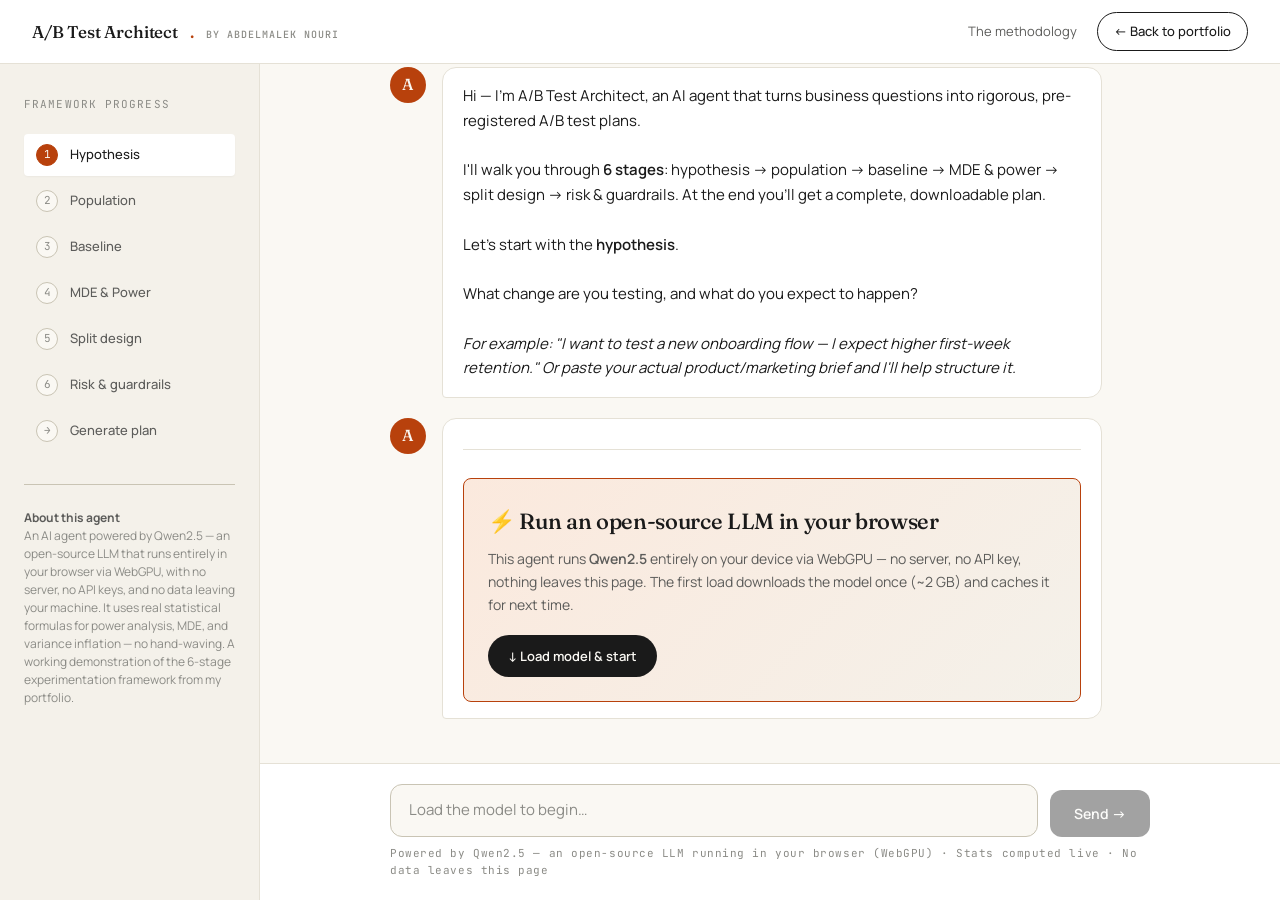
<file: tools/abtest-agent.html>
<!DOCTYPE html>
<html lang="en">
<head>
<meta charset="UTF-8">
<meta name="viewport" content="width=device-width, initial-scale=1.0">
<title>A/B Test Architect — Abdelmalek Nouri</title>
<meta name="description" content="AI-powered experiment design agent that turns business questions into rigorous, pre-registered A/B test plans. Built by Abdelmalek Nouri.">
<link rel="preconnect" href="https://fonts.googleapis.com">
<link rel="preconnect" href="https://fonts.gstatic.com" crossorigin>
<link href="https://fonts.googleapis.com/css2?family=Fraunces:opsz,wght@9..144,300;9..144,400;9..144,500;9..144,600&family=Manrope:wght@300;400;500;600;700&family=JetBrains+Mono:wght@400;500;600&display=swap" rel="stylesheet">
<style>
  :root {
    --bg: #FAF8F3;
    --bg-elev: #FFFFFF;
    --bg-card: #F4F1EA;
    --bg-agent: #FFFFFF;
    --bg-user: #1B1A17;
    --text-1: #1A1A1A;
    --text-2: #5C5C5A;
    --text-3: #8B8B86;
    --text-inverse: #FAF8F3;
    --line: #E5E1D6;
    --line-strong: #C9C4B4;
    --accent: #B8410C;
    --accent-soft: #FBE9DD;
    --accent-deep: #8B2E07;
    --teal: #265E50;
    --teal-soft: #DCEAE3;
    --plum: #6B2D5C;
    --plum-soft: #EBDDE6;
    --olive: #6B5B2D;
    --olive-soft: #EFE8DA;
    --shadow-sm: 0 1px 2px rgba(20, 18, 12, 0.04);
    --shadow-md: 0 4px 16px rgba(20, 18, 12, 0.06);
    --shadow-lg: 0 24px 60px rgba(20, 18, 12, 0.12);
    --display: 'Fraunces', Georgia, serif;
    --sans: 'Manrope', -apple-system, BlinkMacSystemFont, system-ui, sans-serif;
    --mono: 'JetBrains Mono', 'SF Mono', Consolas, monospace;
  }
  * { margin: 0; padding: 0; box-sizing: border-box; }
  html, body { height: 100%; }
  body {
    font-family: var(--sans);
    background: var(--bg);
    color: var(--text-1);
    line-height: 1.6;
    -webkit-font-smoothing: antialiased;
    overflow: hidden;
  }

  /* ─── Layout shell ──────────────────────────────────────── */
  .app {
    display: grid;
    grid-template-columns: 260px 1fr;
    grid-template-rows: 64px 1fr;
    height: 100vh;
    overflow: hidden;
  }
  @media (max-width: 880px) {
    .app { grid-template-columns: 1fr; grid-template-rows: 64px auto 1fr; }
  }

  /* ─── Top bar ──────────────────────────────────────────── */
  .topbar {
    grid-column: 1 / -1;
    display: flex; align-items: center; justify-content: space-between;
    padding: 0 32px;
    background: var(--bg-elev);
    border-bottom: 1px solid var(--line);
  }
  .brand {
    font-family: var(--display);
    font-weight: 500; font-size: 17px;
    letter-spacing: -0.01em;
    color: var(--text-1);
    text-decoration: none;
    display: flex; align-items: baseline; gap: 12px;
  }
  .brand-mark { color: var(--accent); }
  .brand-sub {
    font-family: var(--mono); font-size: 10px;
    color: var(--text-3); letter-spacing: 0.1em;
    text-transform: uppercase;
  }
  .topbar-actions { display: flex; align-items: center; gap: 20px; }
  .topbar-link {
    font-size: 13px; color: var(--text-2); text-decoration: none;
    transition: color 0.2s;
  }
  .topbar-link:hover { color: var(--accent); }
  .topbar-cta {
    padding: 8px 16px; border: 1px solid var(--text-1);
    border-radius: 100px; color: var(--text-1);
    font-size: 13px; font-weight: 500;
    text-decoration: none;
    transition: all 0.2s;
  }
  .topbar-cta:hover { background: var(--text-1); color: var(--bg); }

  /* ─── Sidebar (stage progress) ─────────────────────────── */
  .sidebar {
    background: var(--bg-card);
    border-right: 1px solid var(--line);
    padding: 32px 24px;
    overflow-y: auto;
  }
  @media (max-width: 880px) {
    .sidebar {
      border-right: none; border-bottom: 1px solid var(--line);
      padding: 16px 24px;
    }
  }
  .sidebar-title {
    font-family: var(--mono); font-size: 11px;
    letter-spacing: 0.1em; text-transform: uppercase;
    color: var(--text-3); margin-bottom: 20px;
  }
  .stages { display: flex; flex-direction: column; gap: 4px; }
  @media (max-width: 880px) {
    .stages { flex-direction: row; gap: 6px; overflow-x: auto; }
  }
  .stage {
    display: flex; align-items: center; gap: 12px;
    padding: 10px 12px;
    border-radius: 4px;
    font-size: 13px;
    color: var(--text-2);
    transition: all 0.25s;
    flex-shrink: 0;
  }
  .stage-num {
    font-family: var(--mono); font-size: 11px;
    width: 22px; height: 22px;
    border-radius: 100%;
    display: flex; align-items: center; justify-content: center;
    background: var(--bg);
    border: 1px solid var(--line-strong);
    color: var(--text-3);
    flex-shrink: 0;
    transition: all 0.25s;
  }
  .stage-label { font-weight: 500; }
  .stage.done .stage-num {
    background: var(--teal); color: var(--bg);
    border-color: var(--teal);
  }
  .stage.done { color: var(--text-2); }
  .stage.done .stage-num::before { content: '✓'; font-family: var(--sans); }
  .stage.done .stage-num-text { display: none; }
  .stage.active {
    background: var(--bg-elev);
    color: var(--text-1);
    box-shadow: var(--shadow-sm);
  }
  .stage.active .stage-num {
    background: var(--accent); color: var(--bg);
    border-color: var(--accent);
  }

  .sidebar-footer {
    margin-top: 32px;
    padding-top: 24px;
    border-top: 1px solid var(--line-strong);
    font-size: 12px; line-height: 1.5;
    color: var(--text-3);
  }
  .sidebar-footer strong { color: var(--text-2); }
  @media (max-width: 880px) { .sidebar-footer { display: none; } }

  /* ─── Chat area ────────────────────────────────────────── */
  .chat-wrap {
    display: flex; flex-direction: column;
    background: var(--bg);
    overflow: hidden;
  }
  .chat-scroll {
    flex: 1;
    overflow-y: auto;
    padding: 40px 8% 24px;
  }
  @media (max-width: 880px) { .chat-scroll { padding: 24px 20px; } }

  .msg {
    max-width: 760px;
    margin: 0 auto 20px;
    animation: msgIn 0.4s cubic-bezier(0.2, 0.8, 0.2, 1);
  }
  @keyframes msgIn {
    from { opacity: 0; transform: translateY(8px); }
    to   { opacity: 1; transform: translateY(0); }
  }

  .msg-agent { display: flex; gap: 16px; }
  .msg-user  { display: flex; gap: 16px; justify-content: flex-end; }

  .avatar {
    width: 36px; height: 36px;
    border-radius: 100%;
    display: flex; align-items: center; justify-content: center;
    flex-shrink: 0;
    font-family: var(--display);
    font-weight: 500; font-size: 16px;
    letter-spacing: -0.02em;
  }
  .avatar-agent {
    background: var(--accent); color: var(--bg);
  }
  .avatar-user {
    background: var(--bg-user); color: var(--bg);
    font-family: var(--mono); font-size: 13px;
  }

  .bubble {
    padding: 16px 20px;
    border-radius: 14px;
    font-size: 15px;
    line-height: 1.65;
    max-width: 660px;
  }
  .bubble-agent {
    background: var(--bg-agent);
    color: var(--text-1);
    border: 1px solid var(--line);
    border-bottom-left-radius: 4px;
  }
  .bubble-user {
    background: var(--bg-user);
    color: var(--text-inverse);
    border-bottom-right-radius: 4px;
  }
  .bubble p { margin: 0 0 10px; }
  .bubble p:last-child { margin-bottom: 0; }
  .bubble strong { font-weight: 600; }
  .bubble em { font-style: italic; }
  .bubble code {
    font-family: var(--mono); font-size: 0.9em;
    background: var(--bg-card);
    padding: 2px 6px; border-radius: 3px;
    border: 1px solid var(--line);
  }
  .bubble-user code {
    background: rgba(255,255,255,0.08);
    border-color: rgba(255,255,255,0.12);
    color: var(--text-inverse);
  }
  .bubble ul, .bubble ol { margin: 8px 0 8px 22px; padding: 0; }
  .bubble li { margin-bottom: 4px; }

  /* ─── Interactive widgets inside bubbles ───────────────── */
  .widget {
    margin-top: 14px; padding-top: 14px;
    border-top: 1px solid var(--line);
  }
  .widget-title {
    font-family: var(--mono); font-size: 11px;
    letter-spacing: 0.1em; text-transform: uppercase;
    color: var(--text-3); margin-bottom: 12px;
  }

  /* Quick choice chips */
  .chip-row { display: flex; flex-wrap: wrap; gap: 8px; }
  .chip {
    padding: 10px 16px;
    background: var(--bg);
    border: 1px solid var(--line-strong);
    border-radius: 100px;
    font-size: 13px;
    font-weight: 500;
    color: var(--text-1);
    cursor: pointer;
    transition: all 0.15s;
    font-family: inherit;
  }
  .chip:hover {
    border-color: var(--accent); color: var(--accent);
  }
  .chip:disabled { opacity: 0.4; cursor: not-allowed; }

  /* Stats table */
  .stats-table {
    width: 100%;
    margin: 8px 0 14px;
    font-size: 13px;
    border-collapse: collapse;
  }
  .stats-table th {
    text-align: left;
    font-family: var(--mono); font-size: 11px;
    letter-spacing: 0.05em; text-transform: uppercase;
    color: var(--text-3); font-weight: 500;
    padding: 8px 12px;
    border-bottom: 1px solid var(--line);
  }
  .stats-table td {
    padding: 10px 12px;
    border-bottom: 1px solid var(--line);
    vertical-align: top;
  }
  .stats-table tr:last-child td { border-bottom: none; }
  .stats-table .num {
    font-family: var(--mono); font-weight: 500;
    color: var(--text-1);
  }
  .stats-table .verdict-ok { color: var(--teal); font-weight: 600; }
  .stats-table .verdict-warn { color: var(--olive); font-weight: 600; }
  .stats-table .verdict-bad { color: var(--accent); font-weight: 600; }

  .pull-figure {
    display: flex; align-items: baseline; gap: 14px;
    margin: 16px 0;
    padding: 14px 18px;
    background: var(--accent-soft);
    border-left: 3px solid var(--accent);
    border-radius: 4px;
  }
  .pull-figure-num {
    font-family: var(--display); font-weight: 400;
    font-size: 32px; line-height: 1;
    color: var(--accent);
    letter-spacing: -0.02em;
  }
  .pull-figure-label {
    font-size: 13px; color: var(--text-1); flex: 1;
  }

  /* ─── Composer ─────────────────────────────────────────── */
  .composer {
    border-top: 1px solid var(--line);
    background: var(--bg-elev);
    padding: 20px 8%;
  }
  @media (max-width: 880px) { .composer { padding: 16px 20px; } }
  .composer-inner {
    max-width: 760px; margin: 0 auto;
    display: flex; gap: 12px;
    align-items: flex-end;
  }
  .composer-textarea {
    flex: 1;
    font-family: inherit; font-size: 15px;
    line-height: 1.5;
    padding: 14px 18px;
    border: 1px solid var(--line-strong);
    border-radius: 12px;
    background: var(--bg);
    color: var(--text-1);
    resize: none;
    max-height: 200px;
    transition: border-color 0.2s;
    min-height: 52px;
  }
  .composer-textarea:focus {
    outline: none; border-color: var(--accent);
  }
  .composer-textarea::placeholder { color: var(--text-3); }
  .composer-send {
    padding: 14px 24px;
    background: var(--text-1);
    color: var(--bg);
    border: none;
    border-radius: 12px;
    font-family: inherit; font-size: 14px; font-weight: 600;
    cursor: pointer;
    transition: all 0.2s;
    white-space: nowrap;
  }
  .composer-send:hover:not(:disabled) {
    background: var(--accent);
    transform: translateY(-1px);
  }
  .composer-send:disabled {
    opacity: 0.4; cursor: not-allowed;
  }
  .composer-hint {
    max-width: 760px; margin: 8px auto 0;
    font-family: var(--mono); font-size: 11px;
    color: var(--text-3);
    letter-spacing: 0.05em;
  }

  /* ─── Typing indicator ─────────────────────────────────── */
  .typing {
    display: inline-flex; gap: 4px;
    padding: 0;
  }
  .typing-dot {
    width: 7px; height: 7px;
    border-radius: 100%;
    background: var(--accent);
    animation: typingBounce 1.2s infinite;
  }
  .typing-dot:nth-child(2) { animation-delay: 0.15s; }
  .typing-dot:nth-child(3) { animation-delay: 0.3s; }
  @keyframes typingBounce {
    0%, 80%, 100% { transform: translateY(0); opacity: 0.4; }
    40% { transform: translateY(-4px); opacity: 1; }
  }

  /* ─── Plan download card ───────────────────────────────── */
  .plan-card {
    margin-top: 14px;
    padding: 24px;
    background: linear-gradient(135deg, var(--accent-soft) 0%, var(--bg-card) 100%);
    border: 1px solid var(--accent);
    border-radius: 8px;
  }
  .plan-card h3 {
    font-family: var(--display); font-weight: 500;
    font-size: 22px; letter-spacing: -0.015em;
    margin-bottom: 8px;
  }
  .plan-card p {
    font-size: 14px; color: var(--text-2);
    margin-bottom: 18px;
  }
  .plan-actions { display: flex; gap: 12px; flex-wrap: wrap; }
  .plan-btn {
    padding: 12px 20px;
    background: var(--text-1);
    color: var(--bg);
    border: none;
    border-radius: 100px;
    font-family: inherit; font-size: 13px; font-weight: 600;
    cursor: pointer;
    transition: all 0.2s;
    display: inline-flex; align-items: center; gap: 8px;
    text-decoration: none;
  }
  .plan-btn:hover { background: var(--accent); }
  .plan-btn.secondary {
    background: transparent;
    color: var(--text-1);
    border: 1px solid var(--text-1);
  }
  .plan-btn.secondary:hover {
    background: var(--text-1); color: var(--bg);
  }

  /* ─── Error message ────────────────────────────────────── */
  .error-banner {
    background: #FDEAEA; color: var(--accent-deep);
    border: 1px solid #F5C2C2;
    padding: 10px 14px; border-radius: 6px;
    font-size: 13px;
    margin: 8px 0;
  }

  /* Scrollbar */
  ::-webkit-scrollbar { width: 8px; height: 8px; }
  ::-webkit-scrollbar-track { background: transparent; }
  ::-webkit-scrollbar-thumb { background: var(--line-strong); border-radius: 4px; }
  ::-webkit-scrollbar-thumb:hover { background: var(--text-3); }
</style>
</head>
<body>

<div class="app">

  <!-- TOPBAR -->
  <div class="topbar">
    <a href="../index.html" class="brand">
      A/B Test Architect<span class="brand-mark">.</span>
      <span class="brand-sub">by Abdelmalek Nouri</span>
    </a>
    <div class="topbar-actions">
      <a href="../projects/reactivation.html" class="topbar-link">The methodology</a>
      <a href="../index.html" class="topbar-cta">← Back to portfolio</a>
    </div>
  </div>

  <!-- SIDEBAR -->
  <aside class="sidebar">
    <div class="sidebar-title">Framework progress</div>
    <div class="stages" id="stages">
      <div class="stage active" data-stage="hypothesis">
        <div class="stage-num"><span class="stage-num-text">1</span></div>
        <div class="stage-label">Hypothesis</div>
      </div>
      <div class="stage" data-stage="population">
        <div class="stage-num"><span class="stage-num-text">2</span></div>
        <div class="stage-label">Population</div>
      </div>
      <div class="stage" data-stage="baseline">
        <div class="stage-num"><span class="stage-num-text">3</span></div>
        <div class="stage-label">Baseline</div>
      </div>
      <div class="stage" data-stage="mde">
        <div class="stage-num"><span class="stage-num-text">4</span></div>
        <div class="stage-label">MDE &amp; Power</div>
      </div>
      <div class="stage" data-stage="split">
        <div class="stage-num"><span class="stage-num-text">5</span></div>
        <div class="stage-label">Split design</div>
      </div>
      <div class="stage" data-stage="risk">
        <div class="stage-num"><span class="stage-num-text">6</span></div>
        <div class="stage-label">Risk &amp; guardrails</div>
      </div>
      <div class="stage" data-stage="plan">
        <div class="stage-num"><span class="stage-num-text">→</span></div>
        <div class="stage-label">Generate plan</div>
      </div>
    </div>

    <div class="sidebar-footer">
      <strong>About this agent</strong><br>
      An AI agent powered by Qwen2.5 — an open-source LLM that runs entirely in your browser via WebGPU, with no server, no API keys, and no data leaving your machine. It uses real statistical formulas for power analysis, MDE, and variance inflation — no hand-waving. A working demonstration of the 6-stage experimentation framework from my portfolio.
    </div>
  </aside>

  <!-- CHAT -->
  <div class="chat-wrap">
    <div class="chat-scroll" id="chat"></div>

    <div class="composer">
      <div class="composer-inner">
        <textarea
          id="input"
          class="composer-textarea"
          placeholder="Type your answer..."
          rows="1"
        ></textarea>
        <button id="send" class="composer-send">Send →</button>
      </div>
      <div class="composer-hint">Powered by Qwen2.5 — an open-source LLM running in your browser (WebGPU) · Stats computed live · No data leaves this page</div>
    </div>
  </div>

</div>

<script>
// ═══════════════════════════════════════════════════════════════
//  STATE
// ═══════════════════════════════════════════════════════════════

const state = {
  stage: 'hypothesis',
  expertise: null,           // 'beginner' | 'expert'
  hypothesis: null,          // { change, expected_outcome, metric }
  population: null,          // { description, total_pool, daily_eligible, unit }
  baseline: null,            // { value, type } where type = 'proportion' | 'continuous'
  mde: null,                 // { value, sample_size, duration_days }
  split: null,               // { treatment_pct, vif, adj_sample, adj_duration }
  risk: null,                // { worst_case, guardrail_metric, kill_switch }
  history: []                // chat messages [{ role, content }]
};

const STAGES = ['hypothesis', 'population', 'baseline', 'mde', 'split', 'risk', 'plan'];

// ═══════════════════════════════════════════════════════════════
//  STATISTICS  (real computation, no LLM math)
// ═══════════════════════════════════════════════════════════════

// Inverse normal CDF approximation (Beasley-Springer/Moro)
function invNorm(p) {
  const a1 = -39.6968302866538, a2 = 220.946098424521, a3 = -275.928510446969;
  const a4 = 138.357751867269, a5 = -30.6647980661472, a6 = 2.50662827745924;
  const b1 = -54.4760987982241, b2 = 161.585836858041, b3 = -155.698979859887;
  const b4 = 66.8013118877197, b5 = -13.2806815528857;
  const c1 = -0.00778489400243029, c2 = -0.322396458041136, c3 = -2.40075827716184;
  const c4 = -2.54973253934373, c5 = 4.37466414146497, c6 = 2.93816398269878;
  const d1 = 0.00778469570904146, d2 = 0.32246712907004, d3 = 2.445134137143;
  const d4 = 3.75440866190742;
  const plow = 0.02425, phigh = 1 - plow;
  let q, r;
  if (p < plow) {
    q = Math.sqrt(-2 * Math.log(p));
    return (((((c1*q+c2)*q+c3)*q+c4)*q+c5)*q+c6) / ((((d1*q+d2)*q+d3)*q+d4)*q+1);
  }
  if (p <= phigh) {
    q = p - 0.5; r = q*q;
    return (((((a1*r+a2)*r+a3)*r+a4)*r+a5)*r+a6)*q / (((((b1*r+b2)*r+b3)*r+b4)*r+b5)*r+1);
  }
  q = Math.sqrt(-2 * Math.log(1-p));
  return -(((((c1*q+c2)*q+c3)*q+c4)*q+c5)*q+c6) / ((((d1*q+d2)*q+d3)*q+d4)*q+1);
}

// Two-proportion sample size per arm: 50/50, two-sided, alpha=0.05, power=0.80
function sampleSizeProportions(p1, mde, alpha=0.05, power=0.80) {
  const p2 = p1 + mde;
  if (p2 <= 0 || p2 >= 1) return Infinity;
  const zAlpha = invNorm(1 - alpha/2);
  const zBeta  = invNorm(power);
  const pBar = (p1 + p2) / 2;
  const num = Math.pow(
    zAlpha * Math.sqrt(2 * pBar * (1 - pBar)) +
    zBeta  * Math.sqrt(p1 * (1 - p1) + p2 * (1 - p2)),
    2
  );
  return Math.ceil(num / Math.pow(mde, 2));
}

// Continuous outcome sample size (Welch-style approximation, equal SD)
function sampleSizeContinuous(mean, sd, mde, alpha=0.05, power=0.80) {
  const zAlpha = invNorm(1 - alpha/2);
  const zBeta  = invNorm(power);
  const effectSize = mde / sd;
  return Math.ceil(2 * Math.pow((zAlpha + zBeta) / effectSize, 2));
}

// Variance inflation factor for non-50/50 split
function varianceInflation(treatmentPct) {
  const p = treatmentPct / 100;
  return 1 / (4 * p * (1 - p));
}

// Duration in days given total sample and daily eligible users
function durationDays(totalSample, dailyEligible) {
  if (!dailyEligible || dailyEligible <= 0) return null;
  return Math.ceil(totalSample / dailyEligible);
}

// Build the MDE trade-off table for the current baseline
function buildMdeTable(baseline, baselineType, dailyEligible) {
  const baseAbsoluteMdes = baselineType === 'proportion'
    ? [0.005, 0.01, 0.02, 0.03, 0.05]
    : null;
  const relativeMdes = baselineType === 'proportion'
    ? null
    : [0.02, 0.05, 0.10, 0.15, 0.25];

  const rows = [];
  if (baselineType === 'proportion') {
    baseAbsoluteMdes.forEach(mde => {
      const nPerArm = sampleSizeProportions(baseline, mde);
      const total = nPerArm * 2;
      const days = durationDays(total, dailyEligible);
      rows.push({
        mdeLabel: `+${(mde * 100).toFixed(mde < 0.01 ? 1 : 0)}pp (to ${((baseline + mde) * 100).toFixed(1)}%)`,
        mdeValue: mde,
        nPerArm,
        total,
        days,
        relativeLift: ((mde / baseline) * 100).toFixed(0) + '%'
      });
    });
  } else {
    relativeMdes.forEach(relMde => {
      const absMde = baseline * relMde;
      const sd = baseline * 0.5; // crude default; real impl asks for SD
      const nPerArm = sampleSizeContinuous(baseline, sd, absMde);
      const total = nPerArm * 2;
      const days = durationDays(total, dailyEligible);
      rows.push({
        mdeLabel: `+${(relMde * 100).toFixed(0)}% relative`,
        mdeValue: absMde,
        nPerArm,
        total,
        days,
        relativeLift: (relMde * 100).toFixed(0) + '%'
      });
    });
  }
  return rows;
}

// ═══════════════════════════════════════════════════════════════
//  RENDERING
// ═══════════════════════════════════════════════════════════════

const chatEl = document.getElementById('chat');
const inputEl = document.getElementById('input');
const sendBtn = document.getElementById('send');

// ═══════════════════════════════════════════════════════════════
//  IN-BROWSER LLM  (WebLLM · open-source model · runs on WebGPU)
// ═══════════════════════════════════════════════════════════════

const LLM = {
  version: "0.2.85",
  preferred: [
    "Qwen2.5-3B-Instruct-q4f16_1-MLC",
    "Llama-3.2-3B-Instruct-q4f16_1-MLC",
    "Qwen2.5-1.5B-Instruct-q4f16_1-MLC",
    "Llama-3.2-1B-Instruct-q4f16_1-MLC"
  ],
  engine: null,
  enginePromise: null,
  modelId: null
};

function webgpuAvailable() {
  return typeof navigator !== 'undefined' && !!navigator.gpu;
}

function pickModel(webllm) {
  const ids = (webllm.prebuiltAppConfig && webllm.prebuiltAppConfig.model_list || []).map(m => m.model_id);
  for (const p of LLM.preferred) if (ids.includes(p)) return p;
  return ids.find(id => /Qwen2\.5-3B.*q4f16/i.test(id))
      || ids.find(id => /Llama-3\.2-3B.*q4f16/i.test(id))
      || ids.find(id => /Qwen2\.5-1\.5B/i.test(id))
      || ids[0];
}

// Initialise the local engine exactly once. onProgress({progress,text}) drives the UI.
function ensureEngine(onProgress) {
  if (LLM.engine) return Promise.resolve(LLM.engine);
  if (LLM.enginePromise) return LLM.enginePromise;
  LLM.enginePromise = (async () => {
    if (!webgpuAvailable()) {
      throw new Error("This browser doesn't support WebGPU. Try Chrome or Edge 113+, or Safari 18+, on a device with a GPU.");
    }
    const adapter = await navigator.gpu.requestAdapter();
    if (!adapter) throw new Error("No compatible GPU adapter was found on this device.");
    const webllm = await import(`https://esm.run/@mlc-ai/web-llm@${LLM.version}`);
    LLM.modelId = pickModel(webllm);
    LLM.engine = await webllm.CreateMLCEngine(LLM.modelId, {
      initProgressCallback: (r) => { if (onProgress) onProgress(r); }
    });
    return LLM.engine;
  })();
  return LLM.enginePromise;
}

// OpenAI-style chat completion against the in-browser engine.
// Pass onToken(delta) to stream tokens as they generate; otherwise returns the full string.
async function llmComplete({ system, messages, max_tokens = 800, temperature = 0.6, onToken = null }) {
  const engine = await ensureEngine();
  const msgs = [];
  if (system) msgs.push({ role: 'system', content: system });
  for (const m of messages) msgs.push({ role: m.role, content: m.content });

  if (onToken) {
    const stream = await engine.chat.completions.create({
      messages: msgs, max_tokens, temperature, stream: true
    });
    let full = '';
    for await (const chunk of stream) {
      const delta = chunk && chunk.choices && chunk.choices[0] && chunk.choices[0].delta && chunk.choices[0].delta.content;
      if (delta) { full += delta; onToken(delta); }
    }
    return full;
  }

  const resp = await engine.chat.completions.create({
    messages: msgs, max_tokens, temperature, stream: false
  });
  return (resp && resp.choices && resp.choices[0] && resp.choices[0].message.content) || '';
}

// Hide a (possibly partial) ```json … ``` payload while streaming so it never flashes on screen.
function stripJsonBlock(t) {
  let i = t.indexOf('```json');
  if (i === -1) i = t.indexOf('```');
  let s = i !== -1 ? t.slice(0, i) : t;
  return s.replace(/`+\s*$/, '').trim();
}

// First-run gate: visitor downloads the model once, with a progress bar, before chatting.
function promptModelLoad() {
  inputEl.disabled = true;
  sendBtn.disabled = true;
  inputEl.placeholder = 'Load the model to begin…';

  const card = `
    <div class="plan-card" id="model-gate">
      <h3>⚡ Run an open-source LLM in your browser</h3>
      <p>This agent runs <strong>Qwen2.5</strong> entirely on your device via WebGPU — no server, no API key, nothing leaves this page. The first load downloads the model once (~2&nbsp;GB) and caches it for next time.</p>
      <div class="plan-actions">
        <button class="plan-btn" id="load-model">↓ Load model &amp; start</button>
      </div>
      <div id="dl-status" style="margin-top:14px;font-size:13px;display:none">
        <div id="dl-text">Preparing…</div>
        <div style="height:8px;border-radius:999px;background:var(--line,rgba(127,127,127,.25));overflow:hidden;margin-top:8px">
          <div id="dl-bar" style="height:100%;width:0%;background:var(--accent,#6b8afd);transition:width .25s"></div>
        </div>
      </div>
    </div>`;
  addMessage('agent', '', card);

  const btn = document.getElementById('load-model');
  const status = document.getElementById('dl-status');
  const bar = document.getElementById('dl-bar');
  const txt = document.getElementById('dl-text');

  if (!webgpuAvailable()) {
    if (btn) { btn.disabled = true; btn.textContent = 'WebGPU not available'; }
    addMessage('agent', `Heads up — this browser can't run the in-browser model because it has no WebGPU. Open this page in **Chrome or Edge (113+)** or **Safari 18+** on a laptop or desktop with a GPU, and the agent will work. Everything else on the site works regardless.`);
    return;
  }

  btn.addEventListener('click', async () => {
    btn.disabled = true;
    btn.textContent = 'Loading…';
    status.style.display = 'block';
    try {
      await ensureEngine((r) => {
        const pct = Math.round((r.progress || 0) * 100);
        bar.style.width = pct + '%';
        txt.textContent = r.text || `Loading ${LLM.modelId || 'model'}… ${pct}%`;
      });
      bar.style.width = '100%';
      txt.textContent = `Ready — running ${LLM.modelId} locally.`;
      const gate = document.getElementById('model-gate');
      if (gate) gate.style.opacity = '0.55';
      inputEl.disabled = false;
      sendBtn.disabled = false;
      inputEl.placeholder = 'Type your answer…';
      inputEl.focus();
      addMessage('agent', `Model loaded and running entirely on your device. Go ahead — what change are you testing, and what do you expect to happen?`);
    } catch (err) {
      btn.disabled = false;
      btn.textContent = '↓ Retry load';
      txt.textContent = 'Error: ' + err.message;
      addMessage('agent', `I couldn't load the model: ${err.message}`);
    }
  });
}

function escape(html) {
  return html
    .replace(/&/g, '&amp;')
    .replace(/</g, '&lt;')
    .replace(/>/g, '&gt;');
}

function renderMarkdownInline(text) {
  // Light markdown: bold, italic, inline code
  return escape(text)
    .replace(/\*\*([^*]+)\*\*/g, '<strong>$1</strong>')
    .replace(/\*([^*]+)\*/g, '<em>$1</em>')
    .replace(/`([^`]+)`/g, '<code>$1</code>')
    .replace(/\n/g, '<br>');
}

function addMessage(role, content, widget) {
  const wrap = document.createElement('div');
  wrap.className = 'msg msg-' + role;

  const avatar = document.createElement('div');
  avatar.className = 'avatar avatar-' + role;
  avatar.textContent = role === 'agent' ? 'A' : 'You';

  const bubble = document.createElement('div');
  bubble.className = 'bubble bubble-' + role;
  bubble.innerHTML = renderMarkdownInline(content);

  if (widget) {
    const w = document.createElement('div');
    w.className = 'widget';
    w.innerHTML = widget;
    bubble.appendChild(w);
  }

  if (role === 'agent') {
    wrap.appendChild(avatar);
    wrap.appendChild(bubble);
  } else {
    wrap.appendChild(bubble);
    wrap.appendChild(avatar);
  }
  chatEl.appendChild(wrap);
  chatEl.scrollTop = chatEl.scrollHeight;
  return bubble;
}

function addTypingIndicator() {
  const wrap = document.createElement('div');
  wrap.className = 'msg msg-agent';
  wrap.id = 'typing-indicator';
  wrap.innerHTML = `
    <div class="avatar avatar-agent">A</div>
    <div class="bubble bubble-agent">
      <div class="typing">
        <span class="typing-dot"></span>
        <span class="typing-dot"></span>
        <span class="typing-dot"></span>
      </div>
    </div>`;
  chatEl.appendChild(wrap);
  chatEl.scrollTop = chatEl.scrollHeight;
}

function removeTypingIndicator() {
  const el = document.getElementById('typing-indicator');
  if (el) el.remove();
}

function setActiveStage(stage) {
  state.stage = stage;
  document.querySelectorAll('.stage').forEach(el => {
    const s = el.dataset.stage;
    const idx = STAGES.indexOf(s);
    const cur = STAGES.indexOf(stage);
    el.classList.toggle('active', s === stage);
    el.classList.toggle('done', idx < cur);
  });
}

// ═══════════════════════════════════════════════════════════════
//  AGENT CALL  (in-browser LLM)
// ═══════════════════════════════════════════════════════════════

const SYSTEM_PROMPT = `You are A/B Test Architect, an expert experimentation coach. You help users design rigorous, statistically valid A/B tests by walking them through a 6-stage framework. You are the work of Abdelmalek Nouri, a senior data scientist who built this as a portfolio piece.

Your tone: warm but precise. You're a coach, not a chatbot. Ask ONE focused question per turn. If the user gives a sloppy or ambiguous answer, push back gently and ask them to refine.

When the user is technical, use proper statistical terminology (MDE, power, alpha, variance, etc.). When they're not, explain in plain language with analogies. Detect this from their first message.

The 6 stages are:
1. Hypothesis: "X causes Y, measured by Z"
2. Population: who's eligible, how many users, what's the unit of analysis
3. Baseline: current value of the primary metric
4. MDE & Power: trade-off between detectable effect / sample / duration
5. Split: variance-inflation cost of non-50/50 splits
6. Risk: worst-case planning + guardrails + kill switch

CRITICAL: When you have enough info to advance a stage, end your message with a JSON block like:
\`\`\`json
{"stage_complete": true, "data": { ...extracted info... }}
\`\`\`
Otherwise, just ask the next clarifying question — no JSON.

For each stage's "data" field:
- hypothesis: {"change": "...", "expected_outcome": "...", "primary_metric": "..."}
- population: {"description": "...", "total_pool": number, "daily_eligible": number, "unit": "user|session|trip|order"}
- baseline: {"value": number, "type": "proportion|continuous", "unit": "pct|currency|count"}
  · For proportion, value is between 0 and 1 (e.g. 0.15 for 15%)
  · If user gives "15%" extract 0.15
- mde: leave the agent stage to the host JS (just gather user's preferred MDE choice when shown the table)
- split: {"treatment_pct": number}  (number between 5 and 95)
- risk: {"worst_case": "...", "guardrail_metric": "...", "kill_switch": "..."}

NEVER do statistical computation yourself — the host page computes sample sizes, MDE tables, and variance inflation. Just collect inputs and present results from the host.

Keep responses under 120 words. Be conversational, not bureaucratic.`;

async function callAgent(userMessage) {
  state.history.push({ role: 'user', content: userMessage });
  addTypingIndicator();

  // Inject a stage hint as a synthetic system note appended to the latest user turn
  const stageHint = `[Current stage: ${state.stage}. Collected so far: ${JSON.stringify({
    expertise: state.expertise,
    hypothesis: state.hypothesis,
    population: state.population,
    baseline: state.baseline,
    mde: state.mde,
    split: state.split,
    risk: state.risk
  })}]`;

  const messagesForApi = state.history.map((m, i) => {
    if (i === state.history.length - 1 && m.role === 'user') {
      return { role: 'user', content: m.content + '\n\n' + stageHint };
    }
    return m;
  });

  let acc = '';
  let bubble = null;
  try {
    await llmComplete({
      system: SYSTEM_PROMPT,
      messages: messagesForApi,
      max_tokens: 1000,
      temperature: 0.6,
      onToken: (delta) => {
        if (!bubble) { removeTypingIndicator(); bubble = addMessage('agent', ''); }
        acc += delta;
        bubble.innerHTML = renderMarkdownInline(stripJsonBlock(acc));
        chatEl.scrollTop = chatEl.scrollHeight;
      }
    });
    removeTypingIndicator();
    if (!bubble) bubble = addMessage('agent', '');
    return { raw: acc, bubble };
  } catch (err) {
    removeTypingIndicator();
    if (bubble) {
      bubble.innerHTML = renderMarkdownInline(`The in-browser model hit an error: ${err.message}. Please retry.`);
    } else {
      addMessage('agent', `The in-browser model hit an error: ${err.message}. Please retry.`);
    }
    return null;
  }
}

// Parse agent response: extract message body + JSON if present
function parseAgentResponse(text) {
  const jsonMatch = text.match(/```json\s*([\s\S]*?)```/);
  let body = text;
  let payload = null;
  if (jsonMatch) {
    body = text.replace(/```json\s*[\s\S]*?```/, '').trim();
    try {
      payload = JSON.parse(jsonMatch[1].trim());
    } catch (e) {
      console.warn('JSON parse failed', e);
    }
  }
  // Also push the raw assistant reply to history so the model sees it next turn
  state.history.push({ role: 'assistant', content: text });
  return { body, payload };
}

// ═══════════════════════════════════════════════════════════════
//  STAGE TRANSITIONS
// ═══════════════════════════════════════════════════════════════

function advanceStage(payload) {
  // Persist the data into state, then move to next stage
  switch (state.stage) {
    case 'hypothesis':
      state.hypothesis = payload.data;
      setActiveStage('population');
      break;
    case 'population':
      state.population = payload.data;
      setActiveStage('baseline');
      break;
    case 'baseline':
      state.baseline = payload.data;
      setActiveStage('mde');
      // After baseline is collected, compute MDE table and present it
      setTimeout(presentMdeTable, 200);
      return;
    case 'mde':
      // Handled by the MDE widget choice, not via LLM JSON
      break;
    case 'split':
      state.split = { treatment_pct: payload.data.treatment_pct };
      computeSplitImpact();
      setActiveStage('risk');
      break;
    case 'risk':
      state.risk = payload.data;
      setActiveStage('plan');
      setTimeout(generatePlan, 400);
      return;
  }
}

// ═══════════════════════════════════════════════════════════════
//  WIDGETS: MDE TABLE
// ═══════════════════════════════════════════════════════════════

function presentMdeTable() {
  const baseline = state.baseline.value;
  const baselineType = state.baseline.type;
  const dailyEligible = state.population.daily_eligible;

  const rows = buildMdeTable(baseline, baselineType, dailyEligible);

  let table = `
    <div class="widget-title">Sample-size × Duration trade-off</div>
    <table class="stats-table">
      <thead>
        <tr>
          <th>Detect (MDE)</th>
          <th>Per arm</th>
          <th>Total</th>
          <th>Days at current traffic</th>
          <th>Verdict</th>
        </tr>
      </thead>
      <tbody>`;
  rows.forEach((r, i) => {
    const totalPool = state.population.total_pool || Infinity;
    let verdict, vclass;
    if (r.total > totalPool) { verdict = 'population too small'; vclass = 'verdict-bad'; }
    else if (r.days && r.days > 120) { verdict = 'too slow'; vclass = 'verdict-warn'; }
    else if (r.days && r.days > 60) { verdict = 'workable'; vclass = 'verdict-warn'; }
    else { verdict = 'feasible'; vclass = 'verdict-ok'; }
    table += `
      <tr>
        <td><strong>${r.mdeLabel}</strong><br><span style="font-size:11px;color:var(--text-3);font-family:var(--mono)">${r.relativeLift} relative lift</span></td>
        <td class="num">${r.nPerArm === Infinity ? '—' : r.nPerArm.toLocaleString()}</td>
        <td class="num">${r.total === Infinity ? '—' : r.total.toLocaleString()}</td>
        <td class="num">${r.days === null ? '—' : r.days + ' days'}</td>
        <td class="${vclass}">${verdict}</td>
      </tr>`;
  });
  table += `</tbody></table>`;
  table += `<div class="widget-title" style="margin-top:14px">Pick the MDE that matches your business need</div>`;
  table += `<div class="chip-row">`;
  rows.forEach((r, i) => {
    table += `<button class="chip" data-mde-idx="${i}">${r.mdeLabel}</button>`;
  });
  table += `</div>`;

  const message = `Here's the trade-off matrix for your test. Smaller effects need more sample → more time. Larger effects need less, but you'd miss subtle changes.

**Pick the smallest effect you'd actually care about** — that determines your sample size.`;

  addMessage('agent', message, table);

  // Attach handlers
  chatEl.querySelectorAll('.chip[data-mde-idx]').forEach((btn, i) => {
    btn.addEventListener('click', () => {
      const r = rows[parseInt(btn.dataset.mdeIdx)];
      state.mde = {
        value: r.mdeValue,
        sample_size_per_arm: r.nPerArm,
        total_sample: r.total,
        duration_days: r.days,
        label: r.mdeLabel
      };
      addMessage('user', `MDE: ${r.mdeLabel}`);
      // Disable chips
      chatEl.querySelectorAll('.chip[data-mde-idx]').forEach(b => b.disabled = true);
      btn.style.background = 'var(--accent)';
      btn.style.color = 'var(--bg)';
      btn.style.borderColor = 'var(--accent)';
      setActiveStage('split');
      // Now move to split via the agent
      askSplitQuestion();
    });
  });
}

async function askSplitQuestion() {
  const message = `Locked in **${state.mde.label}** — that needs ${state.mde.total_sample.toLocaleString()} users total, about ${state.mde.duration_days} days.

Now the split. Stakeholders often want treatment-heavy splits ("more users see the change"). But 50/50 is statistically optimal — every deviation costs you sample size.

What split are you considering? (e.g., 50/50, 60/40, 80/20, 90/10)`;
  addMessage('agent', message);
  state.history.push({ role: 'assistant', content: message });
}

// ═══════════════════════════════════════════════════════════════
//  WIDGETS: SPLIT IMPACT
// ═══════════════════════════════════════════════════════════════

function computeSplitImpact() {
  const tp = state.split.treatment_pct;
  const vif = varianceInflation(tp);
  const adjSample = Math.ceil(state.mde.total_sample * vif);
  const adjDuration = durationDays(adjSample, state.population.daily_eligible);

  state.split.vif = vif;
  state.split.adj_sample = adjSample;
  state.split.adj_duration = adjDuration;

  const widget = `
    <div class="widget-title">Cost of ${tp}/${100-tp} split vs 50/50</div>
    <table class="stats-table">
      <tbody>
        <tr><td>Variance inflation factor</td><td class="num">${vif.toFixed(2)}×</td></tr>
        <tr><td>Sample needed (vs ${state.mde.total_sample.toLocaleString()} at 50/50)</td><td class="num">${adjSample.toLocaleString()}</td></tr>
        <tr><td>Duration (vs ${state.mde.duration_days} days at 50/50)</td><td class="num">${adjDuration || '—'} days</td></tr>
      </tbody>
    </table>
    ${vif > 1.5 ? `<div class="pull-figure"><div class="pull-figure-num">${((vif - 1) * 100).toFixed(0)}%</div><div class="pull-figure-label">more sample required than a 50/50 split. Worth it only if treatment-heavy exposure is operationally critical.</div></div>` : ''}
  `;

  let verdict;
  if (vif <= 1.1) verdict = `That's close to optimal — only ${((vif-1)*100).toFixed(0)}% sample-size penalty. Good choice.`;
  else if (vif <= 1.5) verdict = `Reasonable trade-off — ${((vif-1)*100).toFixed(0)}% extra sample for treatment-heavy exposure.`;
  else if (vif <= 2.0) verdict = `Substantial cost — you'll need ${((vif-1)*100).toFixed(0)}% more sample. Is the operational reason worth it?`;
  else verdict = `Very expensive — ${((vif-1)*100).toFixed(0)}% more sample. I'd push back hard unless there's a strong operational reason.`;

  addMessage('agent', verdict, widget);
}

// ═══════════════════════════════════════════════════════════════
//  PLAN GENERATION
// ═══════════════════════════════════════════════════════════════

async function generatePlan() {
  addMessage('agent', `All six stages are done. Generating your pre-registered analysis plan now — this might take a few seconds.`);
  addTypingIndicator();

  // Build the plan in pure JS (deterministic) — but ask the local model to write a clean preamble paragraph
  const planSummary = {
    hypothesis: state.hypothesis,
    population: state.population,
    baseline: state.baseline,
    mde: state.mde,
    split: state.split,
    risk: state.risk
  };

  let preamble = '';
  try {
    const out = await llmComplete({
      system: "You write concise, professional A/B test preamble paragraphs (2-3 sentences). No headers, no bullet points, just clean prose summarizing the experiment.",
      messages: [{
        role: "user",
        content: `Write a 2-3 sentence preamble for this experiment plan:\n${JSON.stringify(planSummary, null, 2)}`
      }],
      max_tokens: 400,
      temperature: 0.5
    });
    preamble = (out || '').trim();
  } catch (e) { /* fall through, preamble stays empty */ }

  removeTypingIndicator();

  const planMd = buildPlanMarkdown(preamble);
  state.generatedPlan = planMd;

  const downloadCard = `
    <div class="plan-card">
      <h3>📋 Your pre-registered analysis plan</h3>
      <p>A complete experiment design document, ready to share with your team or paste into your analysis notebook.</p>
      <div class="plan-actions">
        <a class="plan-btn" id="dl-md" href="#">↓ Download Markdown</a>
        <button class="plan-btn secondary" id="show-preview">Preview here</button>
      </div>
    </div>`;

  addMessage('agent', `Done. Your plan is ready below — pre-registered, statistically valid, and reproducible. Download it as a Markdown file or preview it inline.`, downloadCard);

  document.getElementById('dl-md').addEventListener('click', (e) => {
    e.preventDefault();
    downloadPlan(planMd);
  });
  document.getElementById('show-preview').addEventListener('click', () => {
    showPlanPreview(planMd);
  });

  setActiveStage('plan');
  document.querySelectorAll('.stage').forEach(el => el.classList.add('done'));
  document.querySelector('.stage[data-stage="plan"]').classList.add('active');
  inputEl.disabled = true;
  sendBtn.disabled = true;
  inputEl.placeholder = 'All stages complete — plan generated above.';
}

function buildPlanMarkdown(preamble) {
  const ts = new Date().toISOString().slice(0, 10);
  const h = state.hypothesis, p = state.population, b = state.baseline;
  const m = state.mde, s = state.split, r = state.risk;

  const baselineDisplay = b.type === 'proportion'
    ? `${(b.value * 100).toFixed(2)}%`
    : b.value.toString();

  return `# A/B Test Plan — Pre-registered

*Generated ${ts} via A/B Test Architect by Abdelmalek Nouri*

---

${preamble ? `## Preamble\n\n${preamble}\n\n---\n\n` : ''}## 1. Hypothesis

**Change tested:** ${h.change}

**Expected outcome:** ${h.expected_outcome}

**Primary metric:** ${h.primary_metric}

---

## 2. Population & Unit of Analysis

**Eligible population:** ${p.description}

**Total pool:** ${p.total_pool.toLocaleString()} units
**Daily eligible:** ~${p.daily_eligible.toLocaleString()} units/day
**Unit of analysis:** ${p.unit}

---

## 3. Baseline

**Current value of primary metric:** ${baselineDisplay}
**Metric type:** ${b.type}

---

## 4. Minimum Detectable Effect & Sample Size

| Parameter | Value |
|-----------|-------|
| MDE | ${m.label} |
| Required sample (per arm) | ${m.sample_size_per_arm.toLocaleString()} |
| Required sample (total) | ${m.total_sample.toLocaleString()} |
| Expected duration at 50/50 | ${m.duration_days} days |
| Significance level (α) | 0.05 (two-sided) |
| Statistical power | 0.80 |

**Power-analysis assumption:** standard two-proportion (or two-sample t) test, 80% power at α = 0.05.

---

## 5. Split Design

**Allocation:** ${s.treatment_pct}% treatment / ${100 - s.treatment_pct}% control

**Variance inflation factor:** ${s.vif.toFixed(2)}×
**Adjusted total sample required:** ${s.adj_sample.toLocaleString()}
**Adjusted duration:** ${s.adj_duration} days

${s.treatment_pct === 50 ? '*Optimal 50/50 split — no variance penalty.*' : `*Note: ${s.treatment_pct}/${100-s.treatment_pct} split incurs a ${((s.vif - 1) * 100).toFixed(0)}% sample-size penalty vs 50/50.*`}

### Randomization

Deterministic hash-based randomization:

\`\`\`
treatment = (HASH(${p.unit}_id || experiment_id) % 100) < ${s.treatment_pct}
\`\`\`

This guarantees reproducibility — the same unit always lands in the same arm if the experiment is re-run.

---

## 6. Risk & Guardrails

**Worst-case outcome of treatment:** ${r.worst_case}

**Guardrail metric (must not regress):** ${r.guardrail_metric}

**Kill switch / stopping rule:** ${r.kill_switch}

---

## 7. Pre-launch Checklist

- [ ] **Balance check** on pre-experiment covariates before declaring randomization valid
- [ ] **Sample Ratio Mismatch (SRM)** test on day 1 to catch silent randomization bugs
- [ ] **Power-analysis assumptions verified** with current pre-experiment data
- [ ] **Primary metric instrumentation** confirmed end-to-end
- [ ] **Guardrail metric monitoring** in place with alerts

---

## 8. Analysis Plan (locked at launch)

**Primary analysis:**
- Compare primary metric between treatment and control using two-sided test (Welch's t-test for continuous, two-proportion z-test for binary).
- Report point estimate, 95% confidence interval, and p-value.
- Declare success only if (a) p < 0.05 AND (b) effect size ≥ ${m.label} AND (c) guardrail metric did not regress.

**Secondary analyses:**
- Report secondary metrics with Bonferroni or Benjamini-Hochberg correction for multiple testing.
- Pre-specified subgroups only — no post-hoc slicing.

**Exclusion criteria:**
- Units exposed to other experiments that interact with the primary metric.
- Units with corrupted assignment due to operational error.
- Pre-specified bot or fraud filters.

**Caveats:**
- External validity limited to the eligible population and time window of the experiment.
- Results may not generalize to other markets or time periods without re-validation.

---

*This plan is locked. Any deviation must be documented as exploratory and labelled as such in the readout.*
`;
}

function downloadPlan(md) {
  const blob = new Blob([md], { type: 'text/markdown;charset=utf-8' });
  const url = URL.createObjectURL(blob);
  const a = document.createElement('a');
  a.href = url;
  a.download = `ab-test-plan-${new Date().toISOString().slice(0,10)}.md`;
  document.body.appendChild(a);
  a.click();
  document.body.removeChild(a);
  URL.revokeObjectURL(url);
}

function showPlanPreview(md) {
  // Render the markdown in a chat bubble (simple rendering)
  const html = md
    .replace(/^---$/gm, '<hr style="border:none;border-top:1px solid var(--line);margin:14px 0">')
    .replace(/^# (.+)$/gm, '<h2 style="font-family:var(--display);font-weight:500;font-size:24px;margin:0 0 10px;letter-spacing:-0.015em">$1</h2>')
    .replace(/^## (.+)$/gm, '<h3 style="font-family:var(--display);font-weight:500;font-size:18px;margin:18px 0 8px;letter-spacing:-0.01em">$1</h3>')
    .replace(/^### (.+)$/gm, '<h4 style="font-family:var(--display);font-weight:500;font-size:15px;margin:14px 0 6px">$1</h4>')
    .replace(/\*\*([^*]+)\*\*/g, '<strong>$1</strong>')
    .replace(/`([^`]+)`/g, '<code>$1</code>')
    .replace(/^\- \[ \] (.+)$/gm, '<div style="padding-left:20px;position:relative"><span style="position:absolute;left:0">☐</span>$1</div>')
    .replace(/^\- (.+)$/gm, '<div style="padding-left:14px;position:relative"><span style="position:absolute;left:0;color:var(--accent)">·</span>$1</div>')
    .replace(/\n\n/g, '<br><br>');

  addMessage('agent', '', `<div style="max-height:500px;overflow-y:auto;padding-right:8px;font-size:13px;line-height:1.65">${html}</div>`);
}

// ═══════════════════════════════════════════════════════════════
//  MESSAGE LOOP
// ═══════════════════════════════════════════════════════════════

async function handleUserMessage(text) {
  if (!text.trim()) return;
  if (inputEl.disabled) return;

  addMessage('user', text);
  inputEl.value = '';
  inputEl.style.height = 'auto';
  sendBtn.disabled = true;

  const result = await callAgent(text);
  sendBtn.disabled = false;

  if (!result) return;
  const { body, payload } = parseAgentResponse(result.raw);

  // The response already streamed into result.bubble; finalize it with the JSON payload stripped out.
  if (result.bubble) result.bubble.innerHTML = renderMarkdownInline(body || '…');

  if (payload && payload.stage_complete) {
    advanceStage(payload);
  }
}

// ═══════════════════════════════════════════════════════════════
//  STARTUP
// ═══════════════════════════════════════════════════════════════

function startup() {
  const intro = `Hi — I'm A/B Test Architect, an AI agent that turns business questions into rigorous, pre-registered A/B test plans.

I'll walk you through **6 stages**: hypothesis → population → baseline → MDE & power → split design → risk & guardrails. At the end you'll get a complete, downloadable plan.

Let's start with the **hypothesis**.

What change are you testing, and what do you expect to happen?

*For example: "I want to test a new onboarding flow — I expect higher first-week retention." Or paste your actual product/marketing brief and I'll help structure it.*`;
  addMessage('agent', intro);
  state.history.push({ role: 'assistant', content: intro });
  promptModelLoad();
}

sendBtn.addEventListener('click', () => handleUserMessage(inputEl.value));
inputEl.addEventListener('keydown', (e) => {
  if (e.key === 'Enter' && !e.shiftKey) {
    e.preventDefault();
    handleUserMessage(inputEl.value);
  }
});
inputEl.addEventListener('input', () => {
  inputEl.style.height = 'auto';
  inputEl.style.height = Math.min(inputEl.scrollHeight, 200) + 'px';
});

startup();
</script>

</body>
</html>
</file>
<file: styles.css>
/* ═══════════════════════════════════════════════════════════
   Abdelmalek Nouri — Portfolio Stylesheet
   Editorial / refined aesthetic · Light theme
═══════════════════════════════════════════════════════════════ */

:root {
  --bg: #FAF8F3;
  --bg-elev: #FFFFFF;
  --bg-card: #F4F1EA;
  --text-1: #1A1A1A;
  --text-2: #5C5C5A;
  --text-3: #8B8B86;
  --line: #E5E1D6;
  --line-strong: #C9C4B4;
  --accent: #B8410C;
  --accent-soft: #FBE9DD;
  --teal: #265E50;
  --teal-soft: #DCEAE3;
  --navy: #1E3A5F;
  --navy-soft: #DDE5EE;
  --plum: #6B2D5C;
  --plum-soft: #EBDDE6;
  --olive: #6B5B2D;
  --olive-soft: #EFE8DA;
  --shadow-sm: 0 1px 2px rgba(20, 18, 12, 0.04);
  --shadow-md: 0 4px 16px rgba(20, 18, 12, 0.06);
  --shadow-lg: 0 24px 60px rgba(20, 18, 12, 0.12);
  --display: 'Fraunces', Georgia, serif;
  --sans: 'Manrope', -apple-system, BlinkMacSystemFont, system-ui, sans-serif;
  --mono: 'JetBrains Mono', 'SF Mono', Consolas, monospace;
}

* { margin: 0; padding: 0; box-sizing: border-box; }
html { scroll-behavior: smooth; }
body {
  font-family: var(--sans);
  background: var(--bg);
  color: var(--text-1);
  line-height: 1.6;
  -webkit-font-smoothing: antialiased;
  -moz-osx-font-smoothing: grayscale;
  overflow-x: hidden;
}
img { max-width: 100%; display: block; }
a { color: inherit; }

/* ─── Layout primitives ────────────────────────────────────── */
.container { max-width: 1200px; margin: 0 auto; padding: 0 32px; }
.container-narrow { max-width: 880px; margin: 0 auto; padding: 0 32px; }
.container-prose { max-width: 720px; margin: 0 auto; padding: 0 32px; }

/* ─── Top nav ──────────────────────────────────────────────── */
nav.topnav {
  position: fixed; top: 0; left: 0; right: 0; z-index: 100;
  background: rgba(250, 248, 243, 0.85);
  backdrop-filter: blur(12px);
  -webkit-backdrop-filter: blur(12px);
  border-bottom: 1px solid var(--line);
}
.nav-inner {
  max-width: 1200px; margin: 0 auto; padding: 18px 32px;
  display: flex; align-items: center; justify-content: space-between;
}
.nav-brand {
  font-family: var(--display); font-weight: 500; font-size: 18px;
  letter-spacing: -0.01em; color: var(--text-1); text-decoration: none;
}
.nav-brand span { color: var(--accent); }
.nav-links { display: flex; gap: 32px; align-items: center; }
.nav-links a {
  color: var(--text-2); text-decoration: none;
  font-size: 14px; font-weight: 500; transition: color 0.2s;
}
.nav-links a:hover, .nav-links a.active { color: var(--accent); }
.nav-cta {
  padding: 8px 16px; border: 1px solid var(--text-1); border-radius: 100px;
  color: var(--text-1) !important; font-weight: 500; transition: all 0.2s;
}
.nav-cta:hover { background: var(--text-1); color: var(--bg) !important; }
@media (max-width: 720px) {
  .nav-links a:not(.nav-cta) { display: none; }
}

/* ─── Hero ─────────────────────────────────────────────────── */
header.hero {
  padding: 180px 0 100px;
  position: relative;
  border-bottom: 1px solid var(--line);
  overflow: hidden;
}
.hero-eyebrow {
  font-family: var(--mono); font-size: 12px; font-weight: 500;
  letter-spacing: 0.12em; text-transform: uppercase; color: var(--accent);
  display: flex; align-items: center; gap: 12px;
  margin-bottom: 24px;
}
.hero-eyebrow::before {
  content: ''; width: 32px; height: 1px; background: var(--accent);
}
h1.hero-title {
  font-family: var(--display); font-weight: 400;
  font-size: clamp(48px, 8vw, 96px);
  line-height: 1.02; letter-spacing: -0.025em;
  color: var(--text-1); margin-bottom: 32px;
  font-variation-settings: 'opsz' 144;
}
.hero-title em {
  font-style: italic; font-weight: 300; color: var(--accent);
  font-variation-settings: 'opsz' 144;
}
.hero-lede {
  font-size: 19px; line-height: 1.65; color: var(--text-2);
  max-width: 680px; font-weight: 400; margin-bottom: 40px;
}
.hero-meta {
  display: flex; flex-wrap: wrap; gap: 32px;
  padding-top: 32px; border-top: 1px solid var(--line);
}
.hero-meta-item { display: flex; flex-direction: column; gap: 4px; }
.hero-meta-label {
  font-family: var(--mono); font-size: 11px; font-weight: 500;
  letter-spacing: 0.1em; text-transform: uppercase; color: var(--text-3);
}
.hero-meta-value { font-size: 15px; font-weight: 500; color: var(--text-1); }
.hero-meta-value a {
  color: inherit; text-decoration: none;
  border-bottom: 1px solid var(--line-strong); padding-bottom: 1px;
}
.hero-meta-value a:hover { color: var(--accent); border-color: var(--accent); }

.hero-decor {
  position: absolute; top: 140px; right: -100px;
  font-family: var(--display); font-style: italic; font-weight: 300;
  font-size: 380px; line-height: 1; color: var(--accent-soft);
  opacity: 0.5; pointer-events: none; user-select: none;
  font-variation-settings: 'opsz' 144;
}
@media (max-width: 900px) { .hero-decor { display: none; } }

/* ─── Section header pattern ───────────────────────────────── */
.section-head {
  display: grid; grid-template-columns: 200px 1fr;
  gap: 48px; margin-bottom: 64px; align-items: start;
}
@media (max-width: 720px) {
  .section-head { grid-template-columns: 1fr; gap: 16px; }
}
.section-num {
  font-family: var(--mono); font-size: 12px; font-weight: 500;
  letter-spacing: 0.1em; text-transform: uppercase; color: var(--text-3);
  padding-top: 14px; border-top: 1px solid var(--line-strong);
}
.section-title {
  font-family: var(--display); font-weight: 400;
  font-size: clamp(32px, 5vw, 52px); line-height: 1.05;
  letter-spacing: -0.02em; color: var(--text-1);
  font-variation-settings: 'opsz' 144;
}
.section-title em { font-style: italic; color: var(--accent); font-weight: 300; }
.section-sub {
  font-size: 17px; line-height: 1.6; color: var(--text-2);
  margin-top: 20px; max-width: 640px;
}

/* ─── About section ────────────────────────────────────────── */
section.about { padding: 120px 0; border-bottom: 1px solid var(--line); }
.about-grid {
  display: grid; grid-template-columns: 1fr 1fr;
  gap: 80px; align-items: start;
}
@media (max-width: 800px) { .about-grid { grid-template-columns: 1fr; gap: 40px; } }
.about-text p {
  font-size: 18px; line-height: 1.7; color: var(--text-1);
  margin-bottom: 20px;
}
.about-text p strong {
  font-weight: 600; color: var(--text-1);
  background: linear-gradient(transparent 65%, var(--accent-soft) 65%);
  padding: 0 2px;
}
.principles-list { display: flex; flex-direction: column; gap: 0; }
.principle { padding: 28px 0; border-top: 1px solid var(--line); }
.principle:last-child { border-bottom: 1px solid var(--line); }
.principle-num {
  font-family: var(--mono); font-size: 11px; font-weight: 500;
  color: var(--text-3); letter-spacing: 0.1em;
}
.principle-title {
  font-family: var(--display); font-weight: 500; font-size: 22px;
  margin: 6px 0 8px; letter-spacing: -0.01em;
}
.principle-desc { font-size: 15px; color: var(--text-2); line-height: 1.6; }

/* ─── Filter chips ─────────────────────────────────────────── */
section.work { padding: 120px 0; }
.filter-row {
  display: flex; flex-wrap: wrap; gap: 8px;
  margin-bottom: 48px; padding-bottom: 24px;
  border-bottom: 1px solid var(--line);
}
.filter-chip {
  font-family: var(--sans); font-size: 13px; font-weight: 500;
  color: var(--text-2);
  padding: 8px 16px; border-radius: 100px;
  border: 1px solid var(--line-strong); background: transparent;
  cursor: pointer; transition: all 0.2s;
}
.filter-chip:hover { color: var(--text-1); border-color: var(--text-1); }
.filter-chip.active {
  background: var(--text-1); color: var(--bg); border-color: var(--text-1);
}

/* ─── Project grid ─────────────────────────────────────────── */
.projects {
  display: grid; grid-template-columns: repeat(auto-fill, minmax(380px, 1fr));
  gap: 24px;
}
@media (max-width: 600px) { .projects { grid-template-columns: 1fr; } }
.project-card {
  background: var(--bg-elev);
  border: 1px solid var(--line);
  border-radius: 4px;
  padding: 28px;
  transition: all 0.3s cubic-bezier(0.2, 0.8, 0.2, 1);
  display: flex; flex-direction: column;
  min-height: 320px;
  position: relative;
  text-decoration: none;
  color: inherit;
}
.project-card:hover {
  border-color: var(--text-1);
  transform: translateY(-2px);
  box-shadow: var(--shadow-md);
}
.project-card.hidden { display: none; }
.project-tag {
  display: inline-block;
  font-family: var(--mono); font-size: 11px; font-weight: 500;
  letter-spacing: 0.05em; text-transform: uppercase;
  padding: 4px 10px; border-radius: 100px;
  margin-bottom: 16px; align-self: flex-start;
}
.tag-ml { background: var(--teal-soft); color: var(--teal); }
.tag-experimentation { background: var(--plum-soft); color: var(--plum); }
.tag-analytics { background: var(--olive-soft); color: var(--olive); }
.project-title {
  font-family: var(--display); font-weight: 500;
  font-size: 24px; line-height: 1.2;
  letter-spacing: -0.015em;
  margin-bottom: 12px; color: var(--text-1);
}
.project-desc {
  font-size: 14px; line-height: 1.6; color: var(--text-2);
  margin-bottom: 20px; flex: 1;
}
.project-meta {
  display: flex; justify-content: space-between; align-items: center;
  padding-top: 16px; border-top: 1px solid var(--line);
  font-family: var(--mono); font-size: 11px; color: var(--text-3);
  letter-spacing: 0.05em; text-transform: uppercase;
}
.project-arrow {
  width: 28px; height: 28px; border-radius: 100%;
  background: var(--bg-card);
  display: flex; align-items: center; justify-content: center;
  transition: all 0.3s;
  font-size: 14px;
}
.project-card:hover .project-arrow {
  background: var(--accent); color: var(--bg);
  transform: rotate(-45deg);
}

/* ─── Skills section ───────────────────────────────────────── */
section.skills {
  padding: 120px 0;
  border-top: 1px solid var(--line);
  background: var(--bg-card);
}
.skills-grid {
  display: grid; grid-template-columns: repeat(auto-fit, minmax(280px, 1fr));
  gap: 32px;
}
.skill-cat { padding: 24px 0; border-top: 1px solid var(--line-strong); }
.skill-cat-title {
  font-family: var(--display); font-weight: 500; font-size: 20px;
  letter-spacing: -0.01em; margin-bottom: 12px;
}
.skill-cat-list { font-size: 14px; color: var(--text-2); line-height: 1.7; }

/* ─── Contact section ──────────────────────────────────────── */
section.contact {
  padding: 140px 0;
  border-top: 1px solid var(--line);
  text-align: center;
}
.contact-eyebrow {
  font-family: var(--mono); font-size: 12px; font-weight: 500;
  letter-spacing: 0.1em; text-transform: uppercase; color: var(--accent);
  margin-bottom: 24px;
}
.contact-title {
  font-family: var(--display); font-weight: 400;
  font-size: clamp(40px, 7vw, 80px);
  line-height: 1.05; letter-spacing: -0.025em;
  margin-bottom: 32px;
  font-variation-settings: 'opsz' 144;
}
.contact-title em { font-style: italic; color: var(--accent); }
.contact-links {
  display: flex; justify-content: center; gap: 16px; flex-wrap: wrap;
}
.contact-link {
  padding: 16px 28px;
  border: 1px solid var(--text-1);
  border-radius: 100px;
  color: var(--text-1); text-decoration: none;
  font-weight: 500; font-size: 15px;
  transition: all 0.2s;
  display: inline-flex; align-items: center; gap: 10px;
}
.contact-link:hover { background: var(--text-1); color: var(--bg); }
.contact-link.primary { background: var(--text-1); color: var(--bg); }
.contact-link.primary:hover {
  background: var(--accent); border-color: var(--accent);
}

/* ─── Footer ───────────────────────────────────────────────── */
footer {
  padding: 40px 0;
  border-top: 1px solid var(--line);
  background: var(--bg);
}
.footer-inner {
  display: flex; justify-content: space-between; align-items: center;
  flex-wrap: wrap; gap: 16px;
  font-size: 13px; color: var(--text-3);
  font-family: var(--mono);
}

/* ═══════════════════════════════════════════════════════════
   PROJECT DETAIL PAGE STYLES
═══════════════════════════════════════════════════════════════ */

.project-page { padding: 140px 0 80px; }

.breadcrumb {
  font-family: var(--mono); font-size: 12px;
  color: var(--text-3); letter-spacing: 0.05em;
  text-transform: uppercase;
  margin-bottom: 32px;
}
.breadcrumb a {
  color: var(--text-2); text-decoration: none;
  border-bottom: 1px solid var(--line-strong);
  padding-bottom: 1px; transition: all 0.2s;
}
.breadcrumb a:hover { color: var(--accent); border-color: var(--accent); }
.breadcrumb-sep { margin: 0 12px; color: var(--text-3); }

.project-header { margin-bottom: 72px; padding-bottom: 56px; border-bottom: 1px solid var(--line); }
.project-tag-row {
  display: flex; flex-wrap: wrap; gap: 8px; margin-bottom: 24px;
}
.project-tag-row .project-tag { margin-bottom: 0; }
.project-tag-secondary {
  background: var(--bg-card); color: var(--text-2);
  border: 1px solid var(--line);
}

h1.project-h1 {
  font-family: var(--display); font-weight: 400;
  font-size: clamp(40px, 6.5vw, 72px);
  line-height: 1.05; letter-spacing: -0.025em;
  margin-bottom: 24px;
  font-variation-settings: 'opsz' 144;
}
h1.project-h1 em { font-style: italic; color: var(--accent); font-weight: 300; }
.project-context {
  font-size: 19px; line-height: 1.65; color: var(--text-2);
  max-width: 760px;
  font-weight: 400;
}

/* Meta grid (Company / Role / Team / Year) */
.meta-grid {
  display: grid;
  grid-template-columns: repeat(auto-fit, minmax(160px, 1fr));
  gap: 16px;
  margin-top: 56px;
}
.meta-cell {
  padding: 18px;
  background: var(--bg-card);
  border-radius: 4px;
}
.meta-cell-label {
  font-family: var(--mono); font-size: 10px; font-weight: 500;
  letter-spacing: 0.1em; text-transform: uppercase; color: var(--text-3);
  margin-bottom: 6px;
}
.meta-cell-value {
  font-size: 15px; font-weight: 500; color: var(--text-1);
  line-height: 1.3;
}

/* Section blocks within project page */
.proj-section { margin-bottom: 64px; }
.proj-section h2 {
  font-family: var(--display); font-weight: 500;
  font-size: clamp(28px, 4vw, 36px);
  letter-spacing: -0.015em; line-height: 1.1;
  margin-bottom: 24px;
  display: flex; align-items: baseline; gap: 14px;
}
.proj-section h2::before {
  content: ''; width: 6px; height: 6px; border-radius: 100%;
  background: var(--accent); flex-shrink: 0;
}
.proj-section h3 {
  font-family: var(--display); font-weight: 500;
  font-size: 22px; letter-spacing: -0.01em;
  margin: 32px 0 14px;
}
.proj-section p {
  font-size: 17px; line-height: 1.75; color: var(--text-1);
  margin-bottom: 18px;
}
.proj-section p strong {
  font-weight: 600;
  background: linear-gradient(transparent 65%, var(--accent-soft) 65%);
  padding: 0 2px;
}
.proj-section ul {
  list-style: none; padding: 0; margin: 0 0 24px;
}
.proj-section ul li {
  font-size: 16px; line-height: 1.75; color: var(--text-1);
  padding-left: 26px; position: relative; margin-bottom: 12px;
}
.proj-section ul li::before {
  content: '→'; position: absolute; left: 0;
  color: var(--accent); font-family: var(--mono);
  font-size: 16px;
}
.proj-section ul li strong { font-weight: 600; }
.proj-section code {
  font-family: var(--mono); font-size: 0.92em;
  background: var(--bg-card);
  padding: 2px 6px; border-radius: 3px;
  color: var(--text-1);
  border: 1px solid var(--line);
}

/* Code blocks */
.code-block {
  font-family: var(--mono); font-size: 13px; line-height: 1.7;
  background: #1A1A1A; color: #F4F1EA;
  padding: 24px 28px; border-radius: 4px;
  margin: 20px 0;
  overflow-x: auto;
  white-space: pre-wrap;
}
.code-block .c-key { color: #F5C283; }
.code-block .c-num { color: #B8D8B8; }
.code-block .c-comment { color: #888; font-style: italic; }
.code-block .c-str { color: #C8A37A; }

/* Pull quote */
.pull-quote {
  font-family: var(--display); font-style: italic;
  font-weight: 300; font-size: clamp(22px, 3vw, 28px);
  line-height: 1.4; color: var(--text-1);
  padding: 36px 40px; margin: 40px 0;
  border-left: 3px solid var(--accent);
  background: var(--bg-card);
}
.pull-quote::before { content: '"'; color: var(--accent); }
.pull-quote::after { content: '"'; color: var(--accent); }

/* Diagrams */
.diagram-frame {
  background: var(--bg-elev);
  border: 1px solid var(--line);
  border-radius: 4px;
  padding: 32px;
  margin: 24px 0;
}
.diagram-frame svg { display: block; max-width: 100%; height: auto; }
.diagram-caption {
  font-family: var(--mono); font-size: 11px;
  color: var(--text-3); letter-spacing: 0.05em;
  text-align: center;
  margin-top: 16px; padding-top: 16px;
  border-top: 1px solid var(--line);
  text-transform: uppercase;
}

/* Impact metric tiles */
.metric-grid {
  display: grid;
  grid-template-columns: repeat(auto-fit, minmax(180px, 1fr));
  gap: 12px;
  margin: 28px 0;
}
.metric-tile {
  padding: 28px 22px;
  background: var(--bg-elev);
  border: 1px solid var(--line);
  border-radius: 4px;
  text-align: left;
}
.metric-tile-value {
  font-family: var(--display); font-weight: 400;
  font-size: 42px; line-height: 1;
  color: var(--accent);
  letter-spacing: -0.02em;
  margin-bottom: 10px;
  font-variation-settings: 'opsz' 144;
}
.metric-tile-label {
  font-size: 14px; line-height: 1.4;
  color: var(--text-2);
}

/* Stack pills */
.stack-pills { display: flex; flex-wrap: wrap; gap: 10px; }
.stack-pill {
  font-family: var(--mono); font-size: 12px; font-weight: 500;
  padding: 7px 13px; border-radius: 4px;
  background: var(--bg-card); color: var(--text-1);
  border: 1px solid var(--line);
}

/* Two-column comparison */
.compare-grid {
  display: grid; grid-template-columns: 1fr 1fr;
  gap: 16px; margin: 24px 0;
}
@media (max-width: 600px) { .compare-grid { grid-template-columns: 1fr; } }
.compare-cell {
  padding: 24px;
  background: var(--bg-elev);
  border: 1px solid var(--line);
  border-radius: 4px;
}
.compare-cell.before { border-left: 3px solid var(--text-3); }
.compare-cell.after  { border-left: 3px solid var(--accent); }
.compare-label {
  font-family: var(--mono); font-size: 11px; font-weight: 500;
  letter-spacing: 0.1em; text-transform: uppercase;
  color: var(--text-3); margin-bottom: 12px;
}
.compare-cell.after .compare-label { color: var(--accent); }
.compare-text { font-size: 15px; line-height: 1.6; color: var(--text-1); }

/* Bottom navigation between projects */
.proj-footer-nav {
  display: grid; grid-template-columns: 1fr 1fr;
  gap: 16px;
  margin-top: 96px; padding-top: 56px;
  border-top: 1px solid var(--line);
}
@media (max-width: 600px) { .proj-footer-nav { grid-template-columns: 1fr; } }
.proj-nav-link {
  display: block;
  padding: 28px;
  background: var(--bg-elev);
  border: 1px solid var(--line);
  border-radius: 4px;
  text-decoration: none; color: inherit;
  transition: all 0.2s;
}
.proj-nav-link:hover {
  border-color: var(--text-1);
  transform: translateY(-2px);
  box-shadow: var(--shadow-md);
}
.proj-nav-direction {
  font-family: var(--mono); font-size: 11px; font-weight: 500;
  letter-spacing: 0.1em; text-transform: uppercase;
  color: var(--text-3); margin-bottom: 8px;
}
.proj-nav-title {
  font-family: var(--display); font-weight: 500;
  font-size: 20px; letter-spacing: -0.01em;
  color: var(--text-1);
}
.proj-nav-link.next { text-align: right; }

/* Scroll-triggered fade */
.fade-in {
  opacity: 0;
  transform: translateY(20px);
  transition: opacity 0.8s ease, transform 0.8s cubic-bezier(0.2, 0.8, 0.2, 1);
}
.fade-in.visible { opacity: 1; transform: translateY(0); }

/* Print */
@media print {
  nav.topnav, .contact-links, .filter-row, .proj-footer-nav { display: none !important; }
  .project-card, .proj-section { break-inside: avoid; }
}
</file>
